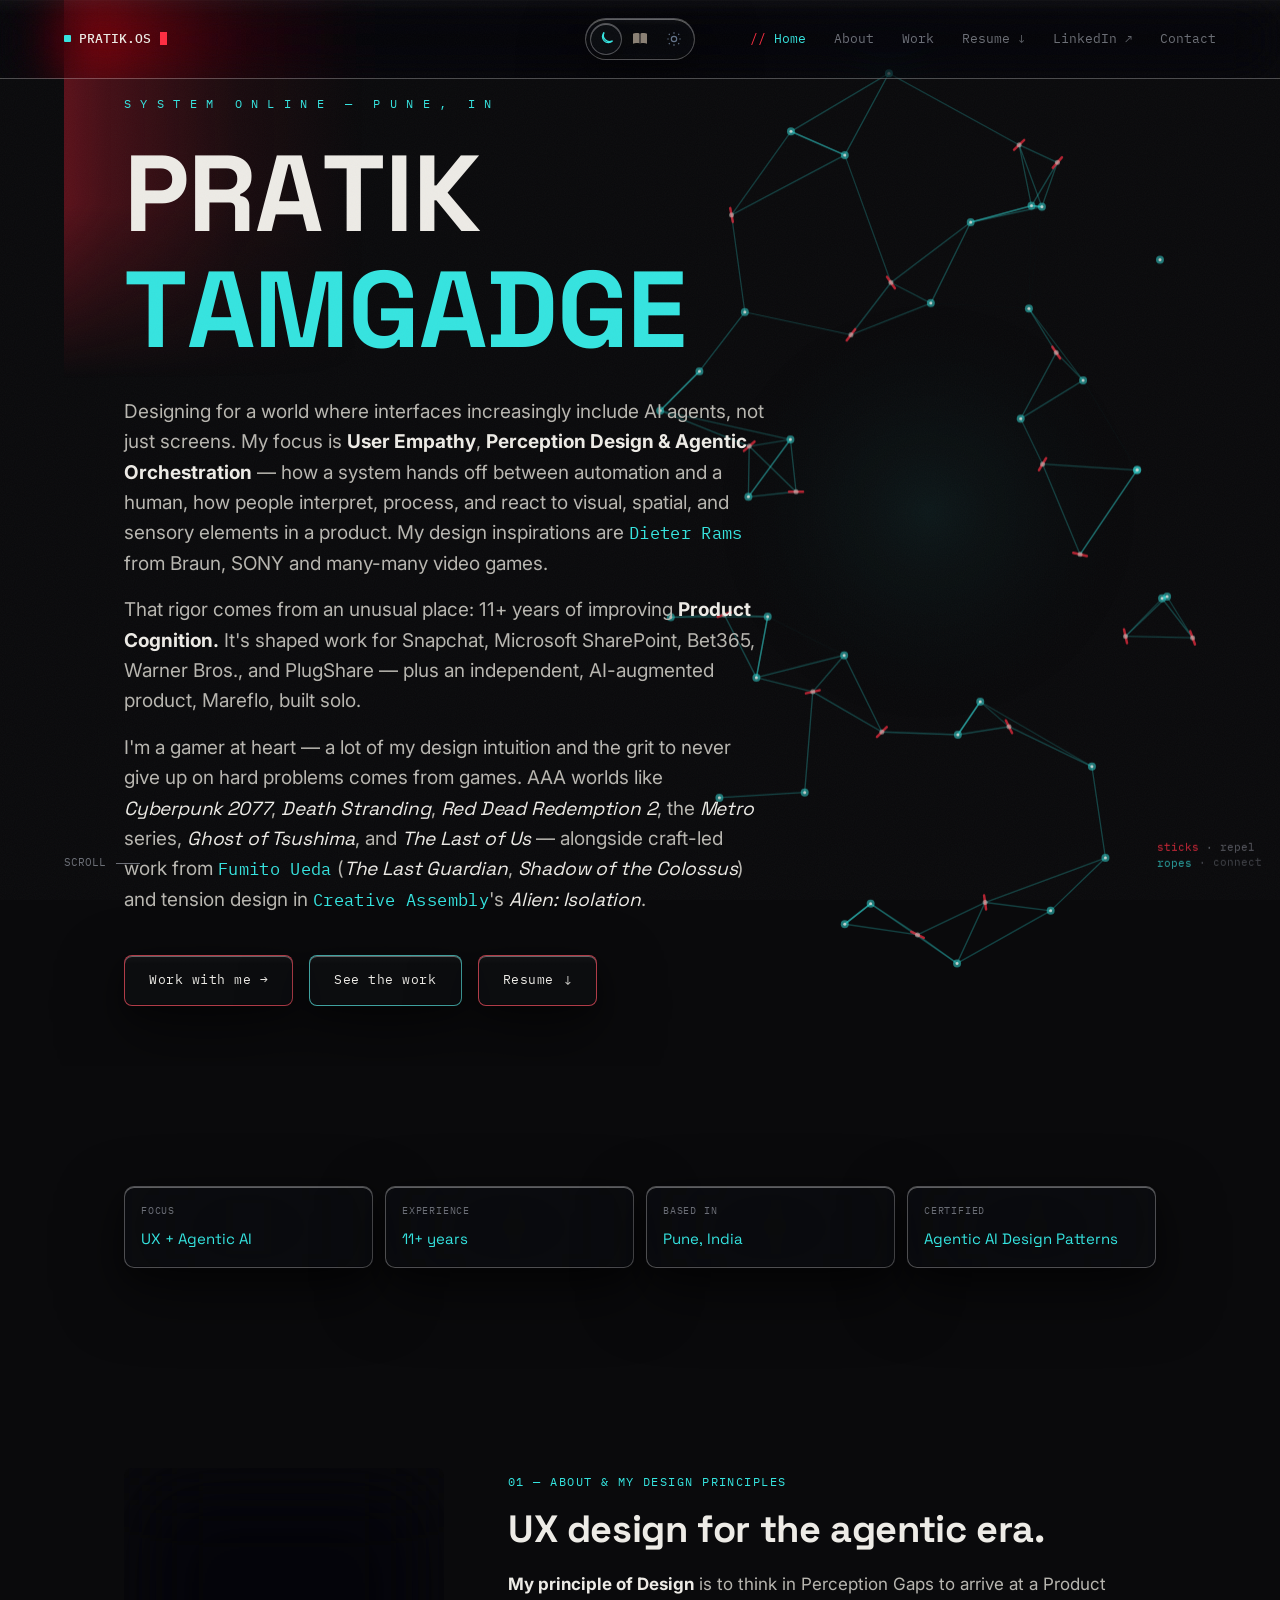
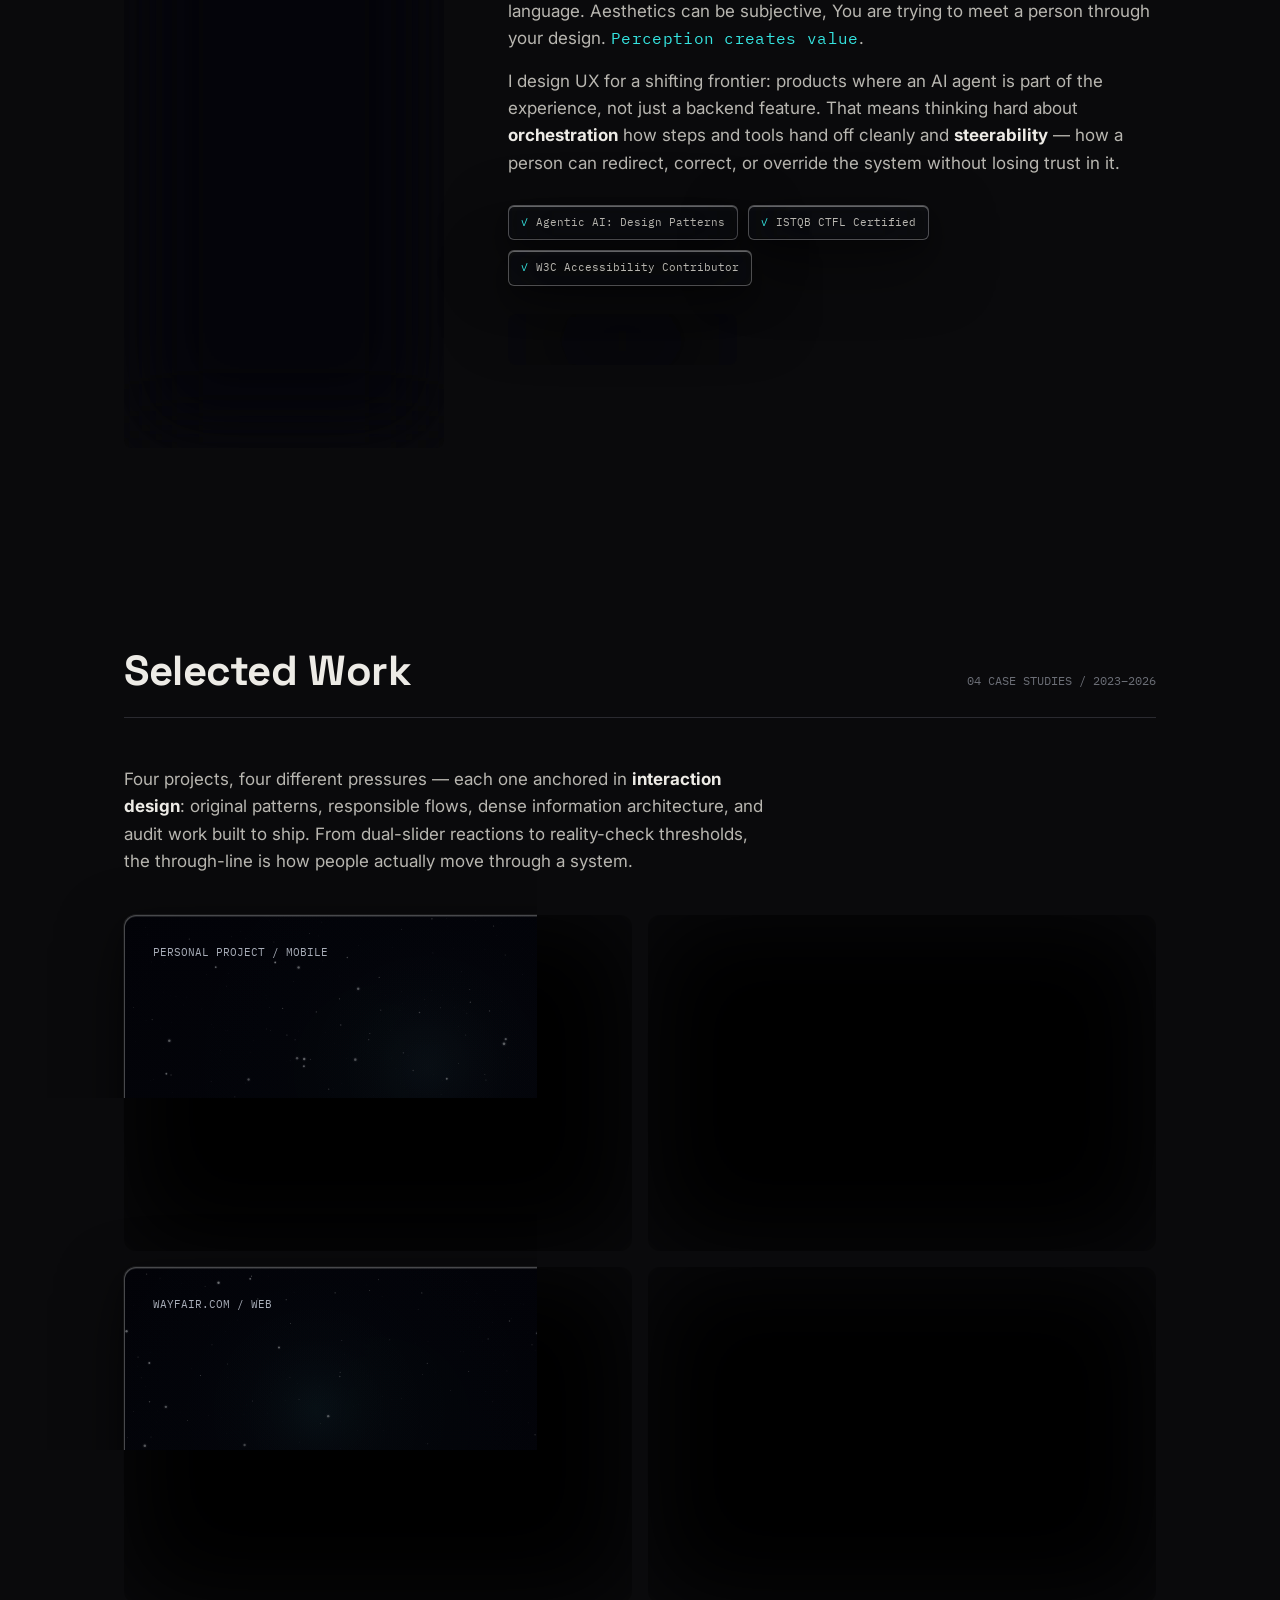
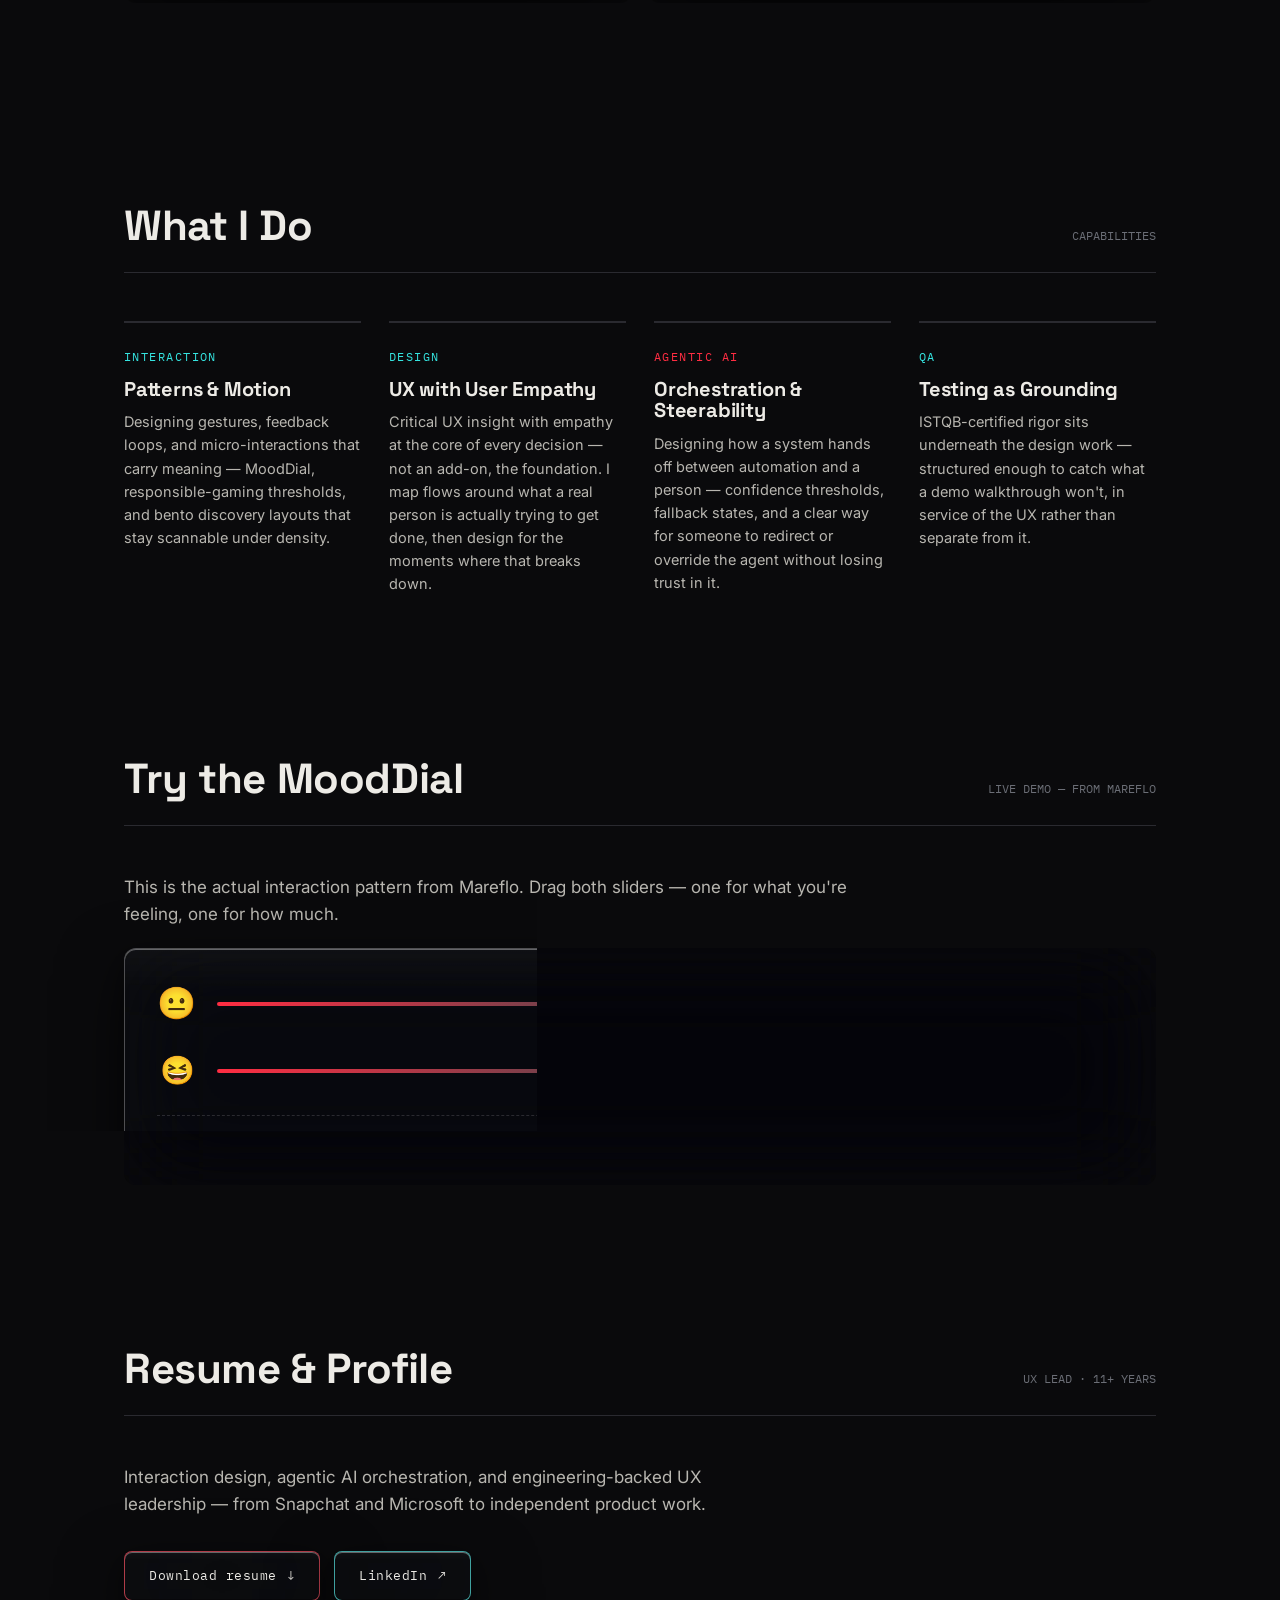
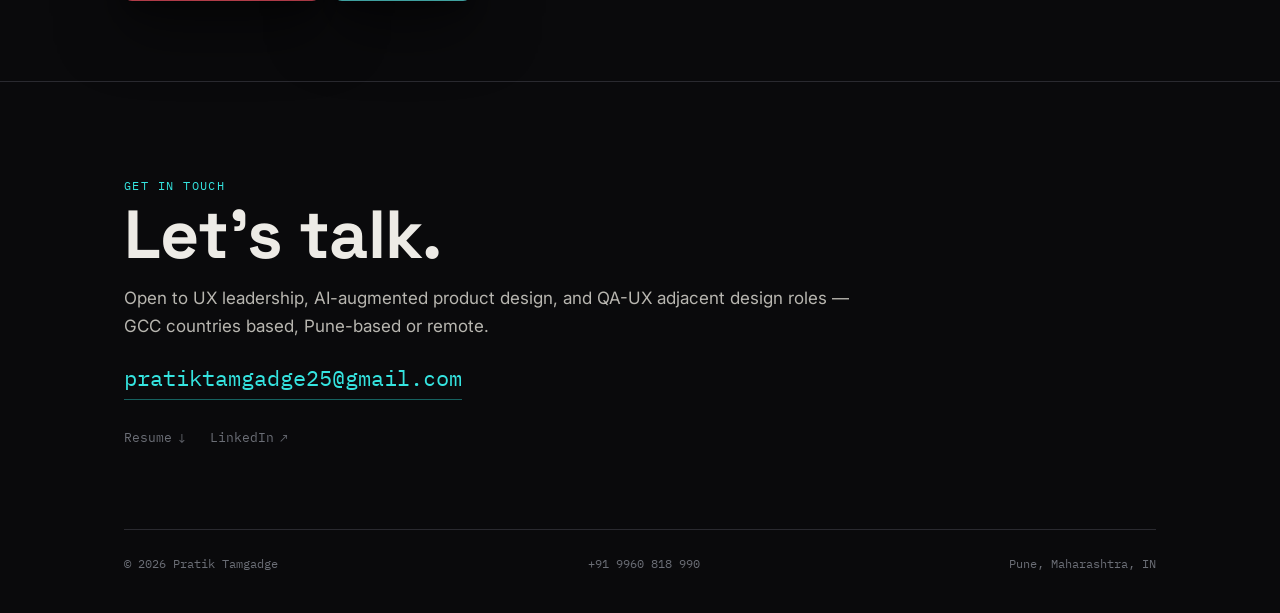
<file: index.html>
<!DOCTYPE html>
<html lang="en">
<head>
<meta charset="UTF-8">
<meta name="viewport" content="width=device-width, initial-scale=1.0">
<link rel="icon" href="assets/favicon.png" type="image/png">
<link rel="apple-touch-icon" href="assets/favicon.png">
<title>Pratik Tamgadge — Perception Designer, Agentic AI Orchestration &amp; Steerability</title>
<meta name="description" content="Pratik Tamgadge is a UX Lead designing orchestration and steerability for agentic AI products, grounded in 11+ years of engineering rigor.">
<script src="assets/theme-init.js"></script>
<link rel="stylesheet" href="assets/styles.css?v=glass24">
</head>
<body>

<div class="topbar">
  <div class="topbar__brand">
    <span class="brand-mark"></span>PRATIK.OS<span class="brand-cursor"></span>
  </div>
  <nav class="topbar__nav">
    <a href="index.html" class="active">Home</a>
    <a href="about.html">About</a>
    <a href="index.html#work">Work</a>
    <a href="assets/resume/Pratik-Tamgadge-UX.pdf" class="nav-link--download" download>Resume <span class="nav-arrow" aria-hidden="true">↓</span></a>
    <a href="https://www.linkedin.com/in/pratik-tamgadge-26842980" class="nav-link--external" target="_blank" rel="noopener noreferrer">LinkedIn <span class="nav-arrow" aria-hidden="true">↗</span></a>
    <a href="contact.html">Contact</a>
  </nav>
  <button class="menu-toggle" aria-label="Toggle menu">☰</button>
</div>

<header class="hero">
  <div class="hero__visual-layer">
    <div class="hero__accent-glow" aria-hidden="true"></div>
  </div>

  <div class="container hero__inner">
  <div class="eyebrow hero__eyebrow matrix-boot" data-matrix-boot>System online — Pune, IN</div>

  <h1>
    <span data-gentle-reveal>PRATIK</span>
    <span class="accent" data-gentle-reveal>TAMGADGE</span>
  </h1>

  <p class="hero__thesis">
    Designing for a world where interfaces increasingly include AI agents, not just screens.
    My focus is <strong style="color:var(--bone)">User Empathy</strong>, 
    <strong style="color:var(--bone)"> Perception Design & Agentic Orchestration</strong> — how a system hands off between automation
    and a human, how people interpret, process, and react to visual, spatial, and sensory elements in a product.
    My design inspirations are <span class="creator-ref">Dieter Rams</span> from Braun, SONY and many-many video games.
  </p>
  <p class="hero__thesis" style="margin-top: 16px; animation-delay: 0.48s;">
    That rigor comes from an unusual place: 11+ years of improving <strong style="color:var(--bone)">Product Cognition.</strong>
    It's shaped work for Snapchat, Microsoft SharePoint, Bet365, Warner Bros., and PlugShare — plus an independent,
    AI-augmented product, Mareflo, built solo.
  </p>
  <p class="hero__thesis gamer-note" style="margin-top: 16px; animation-delay: 0.56s;">
    I'm a gamer at heart — a lot of my design intuition and the grit to never give up on hard problems
    comes from games. AAA worlds like <span class="game-ref">Cyberpunk 2077</span>,
    <span class="game-ref">Death Stranding</span>, <span class="game-ref">Red Dead Redemption 2</span>,
    the <span class="game-ref">Metro</span> series, <span class="game-ref">Ghost of Tsushima</span>, and
    <span class="game-ref">The Last of Us</span> — alongside craft-led work from
    <span class="creator-ref">Fumito Ueda</span> (<span class="game-ref">The Last Guardian</span>,
    <span class="game-ref">Shadow of the Colossus</span>) and tension design in
    <span class="creator-ref">Creative Assembly</span>'s <span class="game-ref">Alien: Isolation</span>.
  </p>

  <div class="hero__cta">
    <a href="mailto:pratiktamgadge25@gmail.com" class="btn">Work with me →</a>
    <a href="#work" class="btn btn--cyan">See the work</a>
    <a href="assets/resume/Pratik-Tamgadge-UX.pdf" class="btn" download>Resume <span class="link-arrow" aria-hidden="true">↓</span></a>
  </div>

  <div class="hero__scroll-cue">SCROLL</div>
  </div>
</header>

<section class="tight">
  <div class="container">
    <div class="bento-facts reveal">
      <div class="bento-tile">
        <div class="k">Focus</div>
        <div class="v">UX + Agentic AI</div>
      </div>
      <div class="bento-tile">
        <div class="k">Experience</div>
        <div class="v">11+ years</div>
      </div>
      <div class="bento-tile">
        <div class="k">Based in</div>
        <div class="v">Pune, India</div>
      </div>
      <div class="bento-tile">
        <div class="k">Certified</div>
        <div class="v">Agentic AI Design Patterns</div>
      </div>
    </div>
  </div>
</section>

<section class="tight">
  <div class="container reveal">
    <div class="two-col">
      <div class="photo-frame">
        <img src="assets/images/profile-photo.jpg" alt="Pratik Tamgadge">
      </div>
      <div>
        <div class="eyebrow">01 — About & My Design Principles</div>
        <h2 style="margin-top:16px; font-size: clamp(26px, 3.6vw, 38px);">UX design for the agentic era.</h2>
        <p class="prose" style="margin-top: 20px;">
          <strong style="color:var(--bone)">My principle of Design</strong> is to think in Perception Gaps to arrive at a Product language.
          Aesthetics can be subjective, You are trying to meet a person through your design. <span class="creator-ref">Perception creates value</span>.
        </p>
        <p class="prose" style="margin-top: 16px;">
         I design UX for a shifting frontier: products where an AI agent is part of the experience, not
          just a backend feature. That means thinking hard about <strong>orchestration</strong> how
          steps and tools hand off cleanly and <strong>steerability</strong> — how a person can redirect,
          correct, or override the system without losing trust in it. 
        </p>
        <div class="credentials">
          <span class="credential-tag">Agentic AI: Design Patterns</span>
          <span class="credential-tag">ISTQB CTFL Certified</span>
          <span class="credential-tag">W3C Accessibility Contributor</span>
        </div>
        <a href="about.html" class="btn" style="margin-top: 28px;">Read the full story →</a>
      </div>
    </div>
  </div>
</section>

<section id="work">
  <div class="container">
    <div class="section-head reveal">
      <h2>Selected Work</h2>
      <span class="meta">04 CASE STUDIES / 2023–2026</span>
    </div>

    <p class="prose reveal" style="max-width: 640px; margin-bottom: 40px;">
      Four projects, four different pressures — each one anchored in <strong>interaction design</strong>:
      original patterns, responsible flows, dense information architecture, and audit work built to ship.
      From dual-slider reactions to reality-check thresholds, the through-line is how people actually
      move through a system.
    </p>

    <div class="case-grid reveal">
      <a class="case-card case-card--cyan" href="work/mareflo.html">
        <div class="case-card__top">
          <span class="case-card__tag">PERSONAL PROJECT / MOBILE</span>
          <span class="case-card__arrow">↗</span>
        </div>
        <div>
          <h3>Mareflo — MoodDial</h3>
          <p>Original interaction pattern — dual emoji sliders replacing binary likes. Solo-designed, prototyped, and shipped end to end.</p>
        </div>
      </a>

      <a class="case-card case-card--red" href="work/igaming.html">
        <div class="case-card__top">
          <span class="case-card__tag">IGAMING / RESPONSIBLE UX</span>
          <span class="case-card__arrow">↗</span>
        </div>
        <div>
          <h3>Responsible Gaming UX</h3>
          <p>William Hill &amp; Paddy Power — European sports-betting UX balancing older-player accessibility with responsible play.</p>
        </div>
      </a>

      <a class="case-card case-card--cyan" href="work/wayfair.html">
        <div class="case-card__top">
          <span class="case-card__tag">WAYFAIR.COM / WEB</span>
          <span class="case-card__arrow">↗</span>
        </div>
        <div>
          <h3>Wayfair UX Revamp</h3>
          <p>A bento-box, information-dense redesign inspired by Chinese e-commerce interfaces.</p>
        </div>
      </a>

      <a class="case-card case-card--red" href="work/paperlite.html">
        <div class="case-card__top">
          <span class="case-card__tag">PAPERLITE.IO / iOS AUDIT</span>
          <span class="case-card__arrow">↗</span>
        </div>
        <div>
          <h3>Paperlite Audit</h3>
          <p>25 usability issues, surfaced and prioritized — built to be acted on, not filed away.</p>
        </div>
      </a>
    </div>
  </div>
</section>

<section class="tight">
  <div class="container">
    <div class="section-head reveal">
      <h2>What I Do</h2>
      <span class="meta">CAPABILITIES</span>
    </div>
    <div class="four-col reveal">
      <div class="service">
        <div class="eyebrow">Interaction</div>
        <h3 style="font-size: 20px;">Patterns &amp; Motion</h3>
        <p>Designing gestures, feedback loops, and micro-interactions that carry meaning — MoodDial,
        responsible-gaming thresholds, and bento discovery layouts that stay scannable under density.</p>
      </div>
      <div class="service">
        <div class="eyebrow">Design</div>
        <h3 style="font-size: 20px;">UX with User Empathy</h3>
        <p>Critical UX insight with empathy at the core of every decision — not an add-on, the foundation.
        I map flows around what a real person is actually trying to get done, then design for the moments
        where that breaks down.</p>
      </div>
      <div class="service">
        <div class="eyebrow red">Agentic AI</div>
        <h3 style="font-size: 20px;">Orchestration &amp; Steerability</h3>
        <p>Designing how a system hands off between automation and a person — confidence thresholds,
        fallback states, and a clear way for someone to redirect or override the agent without losing
        trust in it.</p>
      </div>
      <div class="service">
        <div class="eyebrow">QA</div>
        <h3 style="font-size: 20px;">Testing as Grounding</h3>
        <p>ISTQB-certified rigor sits underneath the design work — structured enough to catch what a demo
        walkthrough won't, in service of the UX rather than separate from it.</p>
      </div>
    </div>
  </div>
</section>

<section class="tight">
  <div class="container reveal">
    <div class="section-head">
      <h2>Try the MoodDial</h2>
      <span class="meta">LIVE DEMO — FROM MAREFLO</span>
    </div>
    <p class="prose" style="margin-bottom: 8px;">
      This is the actual interaction pattern from Mareflo. Drag both sliders — one for what you're
      feeling, one for how much.
    </p>
    <div class="mooddial" data-mooddial>
      <div class="mooddial__row">
        <span class="mooddial__emoji" data-mood-emoji>😐</span>
        <input type="range" min="0" max="4" value="2" step="1" data-mood-slider aria-label="Mood">
      </div>
      <div class="mooddial__row">
        <span class="mooddial__emoji" data-intensity-emoji>😆</span>
        <input type="range" min="0" max="4" value="2" step="1" data-intensity-slider aria-label="Intensity">
      </div>
      <div class="mooddial__readout" data-readout></div>
    </div>
  </div>
</section>

<section id="resume" class="tight">
  <div class="container">
    <div class="section-head reveal">
      <h2>Resume &amp; Profile</h2>
      <span class="meta">UX LEAD · 11+ YEARS</span>
    </div>
    <p class="prose reveal" style="max-width: 640px; margin-bottom: 32px;">
      Interaction design, agentic AI orchestration, and engineering-backed UX leadership —
      from Snapchat and Microsoft to independent product work.
    </p>
    <div class="link-actions reveal">
      <a href="assets/resume/Pratik-Tamgadge-UX.pdf" class="btn" download>Download resume <span class="link-arrow" aria-hidden="true">↓</span></a>
      <a href="https://www.linkedin.com/in/pratik-tamgadge-26842980" class="btn btn--cyan" target="_blank" rel="noopener noreferrer">LinkedIn <span class="link-arrow" aria-hidden="true">↗</span></a>
    </div>
  </div>
</section>

<footer>
  <div class="container">
    <div class="footer__cta reveal">
      <div class="eyebrow">Get in touch</div>
      <h2>Let's talk.</h2>
      <p class="prose" style="margin-top:14px;">
        Open to UX leadership, AI-augmented product design, and QA-UX adjacent design roles — GCC countries based, Pune-based or remote.
      </p>
      <a href="mailto:pratiktamgadge25@gmail.com" class="email-link">pratiktamgadge25@gmail.com</a>
      <div class="footer__links">
        <a href="assets/resume/Pratik-Tamgadge-UX.pdf" download>Resume <span class="link-arrow" aria-hidden="true">↓</span></a>
        <a href="https://www.linkedin.com/in/pratik-tamgadge-26842980" target="_blank" rel="noopener noreferrer">LinkedIn <span class="link-arrow" aria-hidden="true">↗</span></a>
      </div>
    </div>
    <div class="footer__meta">
      <span>© 2026 Pratik Tamgadge</span>
      <span>+91 9960 818 990</span>
      <span>Pune, Maharashtra, IN</span>
    </div>
  </div>
</footer>

<script src="assets/script.js?v=track16"></script>
<script src="assets/case-grid-ship.js?v=12"></script>
<script src="assets/hero-sticks-ropes.js?v=16"></script>
</body>
</html>
</file>
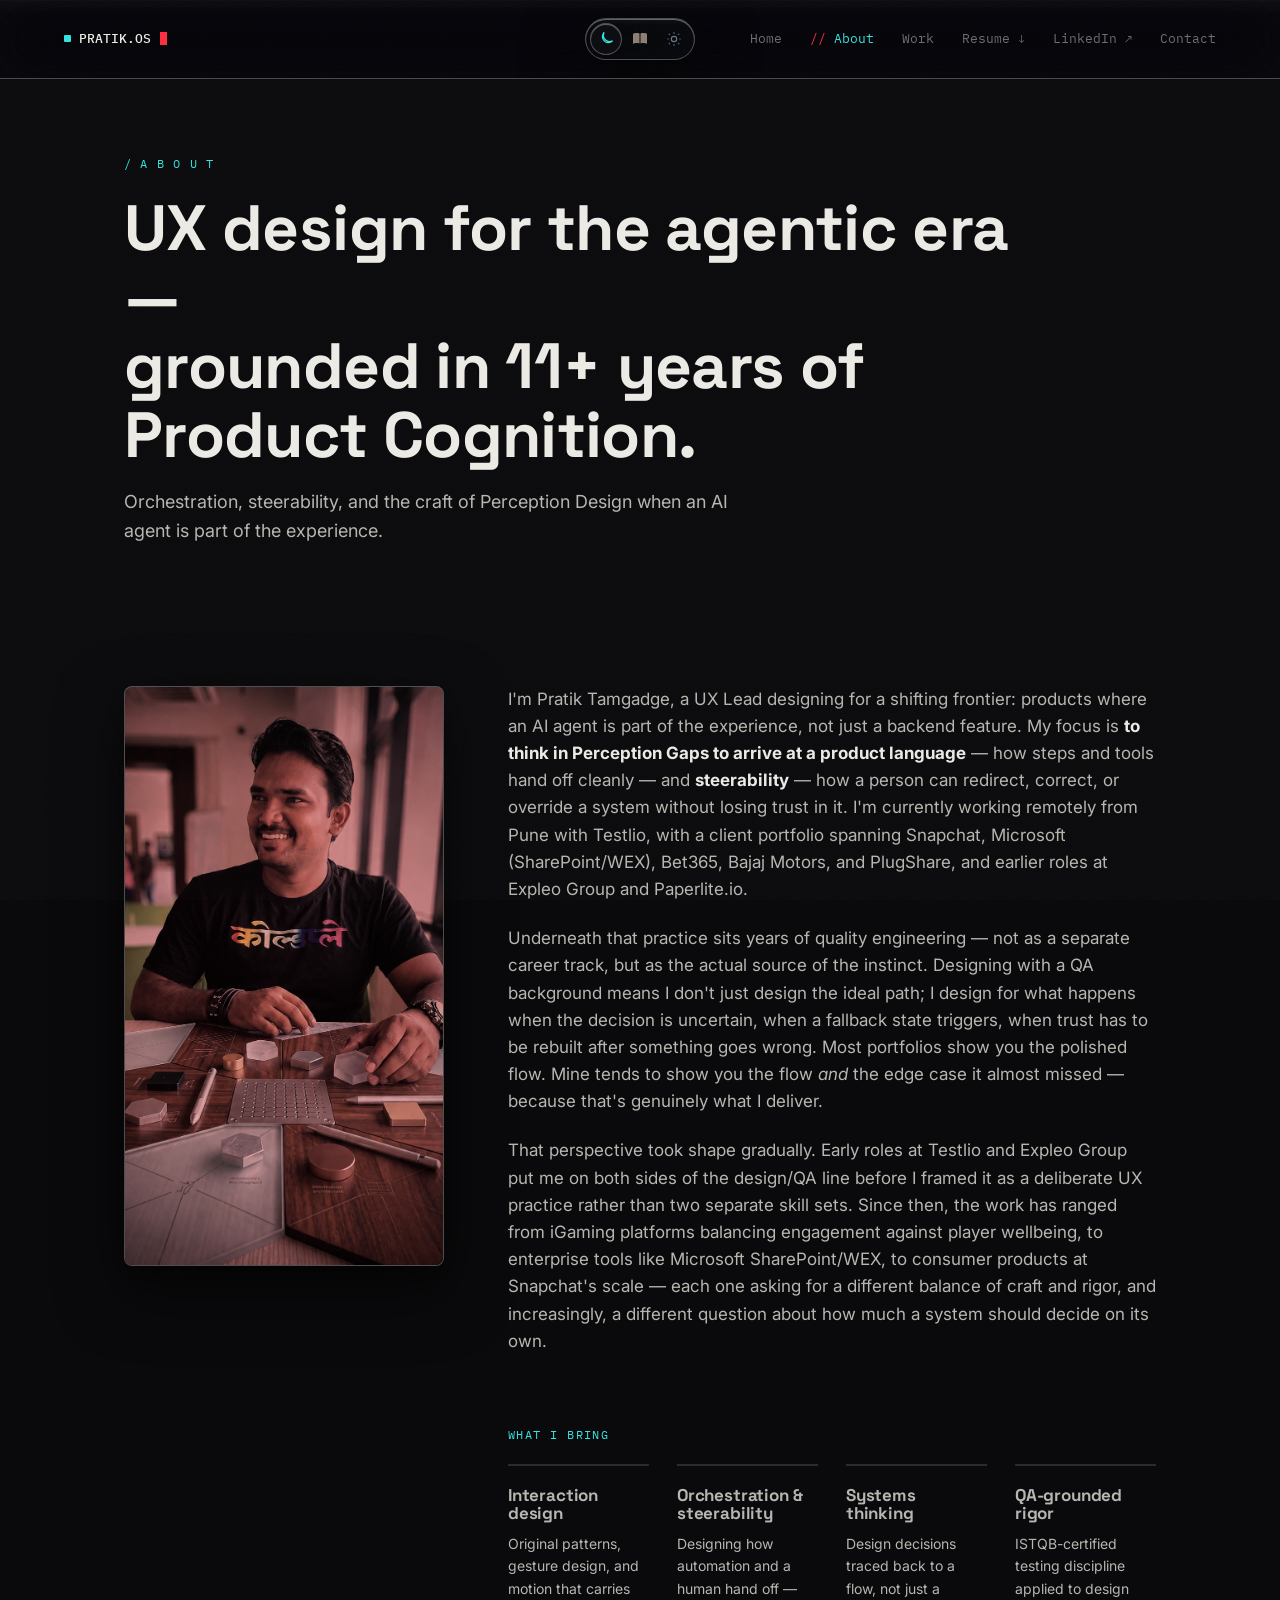
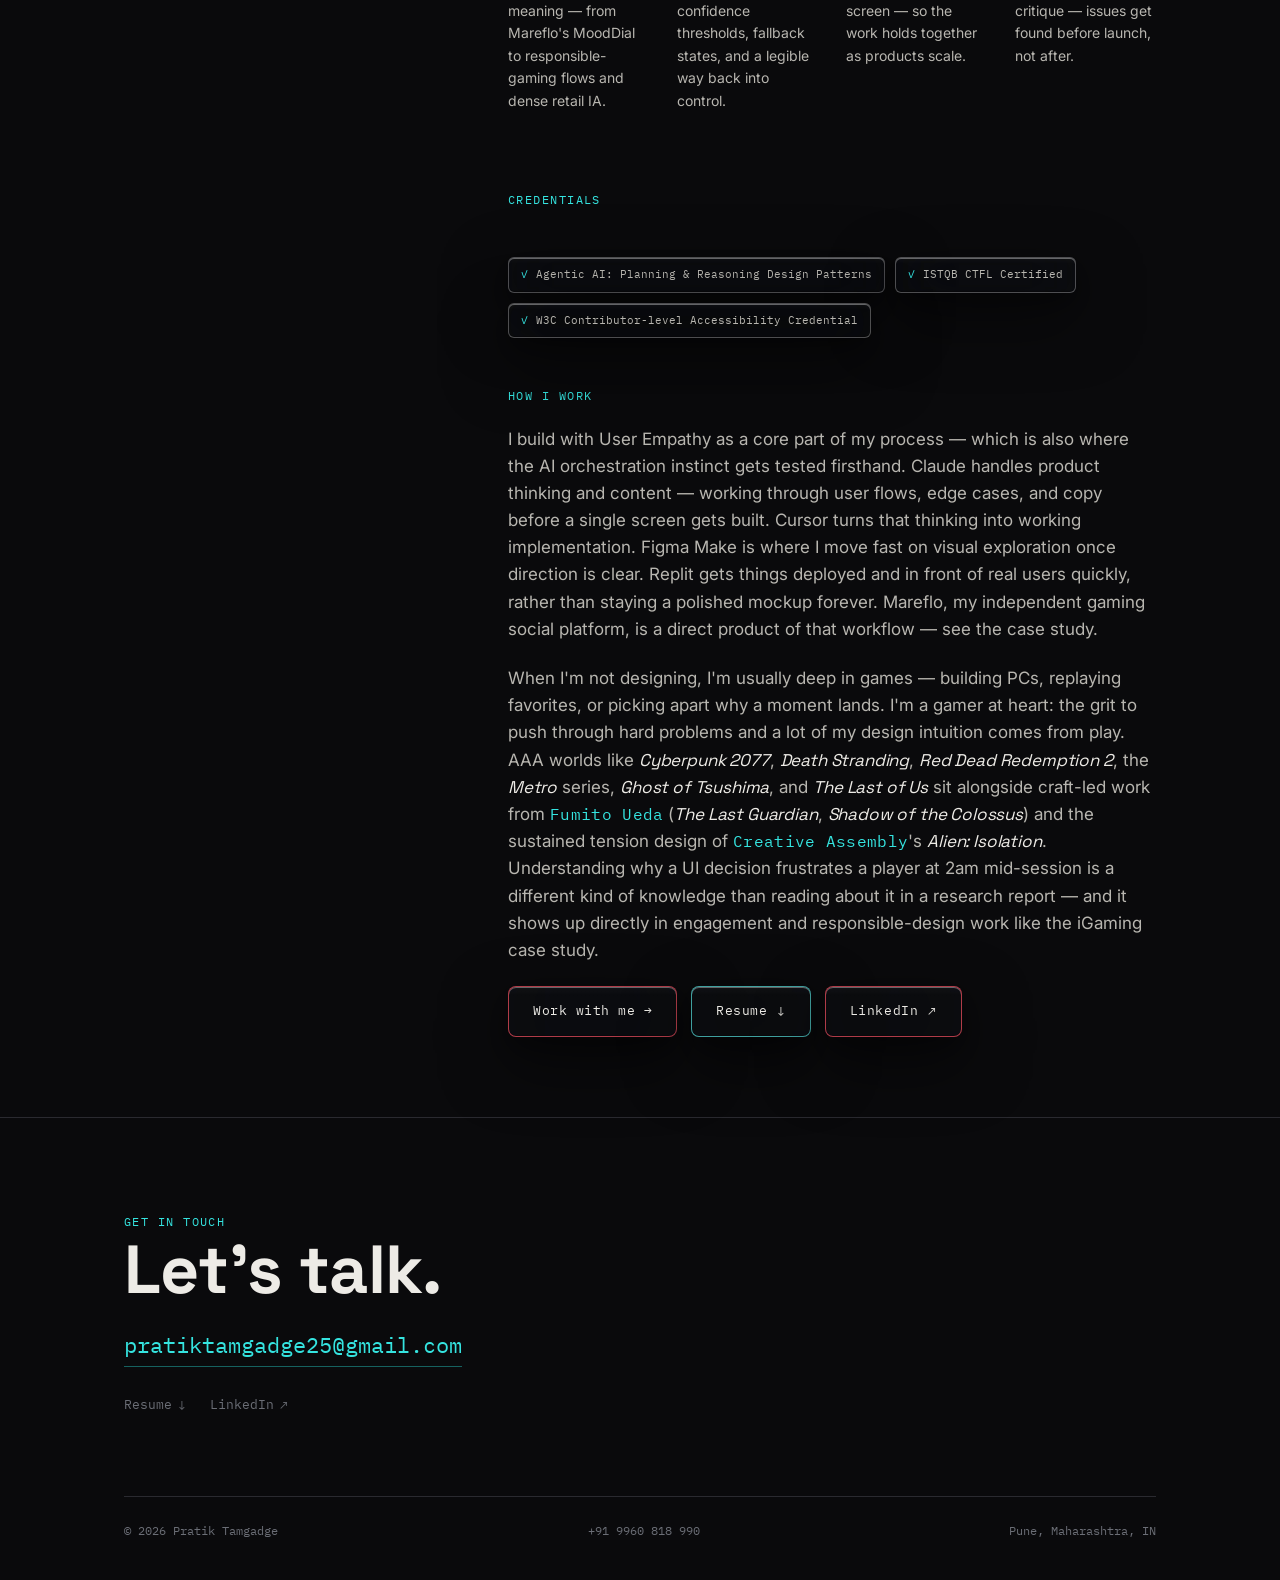
<file: about.html>
<!DOCTYPE html>
<html lang="en">
<head>
<meta charset="UTF-8">
<meta name="viewport" content="width=device-width, initial-scale=1.0">
<link rel="icon" href="assets/favicon.png" type="image/png">
<link rel="apple-touch-icon" href="assets/favicon.png">
<title>About — Pratik Tamgadge</title>
<meta name="description" content="UX Lead designing at the intersection of usability and agentic AI Orchestration & Steerability">
<script src="assets/theme-init.js"></script>
<link rel="stylesheet" href="assets/styles.css?v=glass24">
</head>
<body>

<div class="topbar">
  <div class="topbar__brand">
    <span class="brand-mark"></span>PRATIK.OS<span class="brand-cursor"></span>
  </div>
  <nav class="topbar__nav">
    <a href="index.html">Home</a>
    <a href="about.html" class="active">About</a>
    <a href="index.html#work">Work</a>
    <a href="assets/resume/Pratik-Tamgadge-UX.pdf" class="nav-link--download" download>Resume <span class="nav-arrow" aria-hidden="true">↓</span></a>
    <a href="https://www.linkedin.com/in/pratik-tamgadge-26842980" class="nav-link--external" target="_blank" rel="noopener noreferrer">LinkedIn <span class="nav-arrow" aria-hidden="true">↗</span></a>
    <a href="contact.html">Contact</a>
  </nav>
  <button class="menu-toggle" aria-label="Toggle menu">☰</button>
</div>

<header class="case-hero container">
  <div class="eyebrow matrix-boot" data-matrix-boot>/about</div>
  <h1>UX design for the agentic era —<br>grounded in 11+ years of Product Cognition.</h1>
  <p class="case-hero__sub">
    Orchestration, steerability, and the craft of Perception Design when an AI agent is part of the experience.
  </p>
</header>

<section class="tight">
  <div class="container reveal">
    <div class="two-col">
      <div class="photo-frame">
        <img src="assets/images/profile-photo.jpg" alt="Pratik Tamgadge">
      </div>
      <div class="prose">
        <p>
          I'm Pratik Tamgadge, a UX Lead designing for a shifting frontier: products where an AI agent is
          part of the experience, not just a backend feature. My focus is <strong>to think in Perception Gaps to arrive at a product language</strong> —
          how steps and tools hand off cleanly — and <strong>steerability</strong> — how a person can
          redirect, correct, or override a system without losing trust in it. I'm currently working
          remotely from Pune with Testlio, with a client portfolio spanning Snapchat, Microsoft
          (SharePoint/WEX), Bet365, Bajaj Motors, and PlugShare, and earlier roles at Expleo Group and
          Paperlite.io.
        </p>
        <p>
          Underneath that practice sits years of quality engineering — not as a separate career track, but
          as the actual source of the instinct. Designing with a QA background means I don't just design
          the ideal path; I design for what happens when the decision is uncertain, when a fallback state
          triggers, when trust has to be rebuilt after something goes wrong. Most portfolios show you the
          polished flow. Mine tends to show you the flow <em>and</em> the edge case it almost missed —
          because that's genuinely what I deliver.
        </p>
        <p>
          That perspective took shape gradually. Early roles at Testlio and Expleo Group put me on
          both sides of the design/QA line before I framed it as a deliberate UX practice rather than two
          separate skill sets. Since then, the work has ranged from iGaming platforms balancing engagement
          against player wellbeing, to enterprise tools like Microsoft SharePoint/WEX, to consumer products
          at Snapchat's scale — each one asking for a different balance of craft and rigor, and
          increasingly, a different question about how much a system should decide on its own.
        </p>

        <div class="eyebrow" style="margin-top: 48px; margin-bottom: 20px;">What I bring</div>
        <div class="four-col" style="margin-bottom: 8px;">
          <div class="service">
            <h3 style="font-size: 17px;">Interaction design</h3>
            <p style="font-size: 14px;">Original patterns, gesture design, and motion that carries meaning —
            from Mareflo's MoodDial to responsible-gaming flows and dense retail IA.</p>
          </div>
          <div class="service">
            <h3 style="font-size: 17px;">Orchestration &amp; steerability</h3>
            <p style="font-size: 14px;">Designing how automation and a human hand off — confidence
            thresholds, fallback states, and a legible way back into control.</p>
          </div>
          <div class="service">
            <h3 style="font-size: 17px;">Systems thinking</h3>
            <p style="font-size: 14px;">Design decisions traced back to a flow, not just a screen —
            so the work holds together as products scale.</p>
          </div>
          <div class="service">
            <h3 style="font-size: 17px;">QA-grounded rigor</h3>
            <p style="font-size: 14px;">ISTQB-certified testing discipline applied to design critique —
            issues get found before launch, not after.</p>
          </div>
        </div>

        <div class="eyebrow" style="margin-top: 48px; margin-bottom: 20px;">Credentials</div>
        <div class="credentials">
          <span class="credential-tag">Agentic AI: Planning &amp; Reasoning Design Patterns</span>
          <span class="credential-tag">ISTQB CTFL Certified</span>
          <span class="credential-tag">W3C Contributor-level Accessibility Credential</span>
        </div>

        <div class="eyebrow" style="margin-top: 48px; margin-bottom: 20px;">How I work</div>
        <p>
          I build with User Empathy as a core part of my process — which is also where the AI orchestration instinct
          gets tested firsthand. Claude handles product thinking and content — working through user flows,
          edge cases, and copy before a single screen gets built. Cursor turns that thinking into working
          implementation. Figma Make is where I move fast on visual exploration once direction is clear.
          Replit gets things deployed and in front of real users quickly, rather than staying a polished
          mockup forever. Mareflo, my independent gaming social platform, is a direct product of that
          workflow — see the case study.
        </p>
        <p>
          When I'm not designing, I'm usually deep in games — building PCs, replaying favorites, or
          picking apart why a moment lands. I'm a gamer at heart: the grit to push through hard problems
          and a lot of my design intuition comes from play. AAA worlds like
          <span class="game-ref">Cyberpunk 2077</span>, <span class="game-ref">Death Stranding</span>,
          <span class="game-ref">Red Dead Redemption 2</span>, the <span class="game-ref">Metro</span> series,
          <span class="game-ref">Ghost of Tsushima</span>, and <span class="game-ref">The Last of Us</span>
          sit alongside craft-led work from <span class="creator-ref">Fumito Ueda</span>
          (<span class="game-ref">The Last Guardian</span>, <span class="game-ref">Shadow of the Colossus</span>)
          and the sustained tension design of <span class="creator-ref">Creative Assembly</span>'s
          <span class="game-ref">Alien: Isolation</span>. Understanding why a UI decision frustrates a player
          at 2am mid-session is a different kind of knowledge than reading about it in a research report —
          and it shows up directly in engagement and responsible-design work like the iGaming case study.
        </p>

        <div class="link-actions" style="margin-top: 12px;">
          <a href="mailto:pratiktamgadge25@gmail.com" class="btn">Work with me →</a>
          <a href="assets/resume/Pratik-Tamgadge-UX.pdf" class="btn btn--cyan" download>Resume <span class="link-arrow" aria-hidden="true">↓</span></a>
          <a href="https://www.linkedin.com/in/pratik-tamgadge-26842980" class="btn" target="_blank" rel="noopener noreferrer">LinkedIn <span class="link-arrow" aria-hidden="true">↗</span></a>
        </div>
      </div>
    </div>
  </div>
</section>

<footer>
  <div class="container">
    <div class="footer__cta reveal">
      <div class="eyebrow">Get in touch</div>
      <h2>Let's talk.</h2>
      <a href="mailto:pratiktamgadge25@gmail.com" class="email-link">pratiktamgadge25@gmail.com</a>
      <div class="footer__links">
        <a href="assets/resume/Pratik-Tamgadge-UX.pdf" download>Resume <span class="link-arrow" aria-hidden="true">↓</span></a>
        <a href="https://www.linkedin.com/in/pratik-tamgadge-26842980" target="_blank" rel="noopener noreferrer">LinkedIn <span class="link-arrow" aria-hidden="true">↗</span></a>
      </div>
    </div>
    <div class="footer__meta">
      <span>© 2026 Pratik Tamgadge</span>
      <span>+91 9960 818 990</span>
      <span>Pune, Maharashtra, IN</span>
    </div>
  </div>
</footer>

<script src="assets/script.js?v=track15"></script>
</body>
</html>
</file>
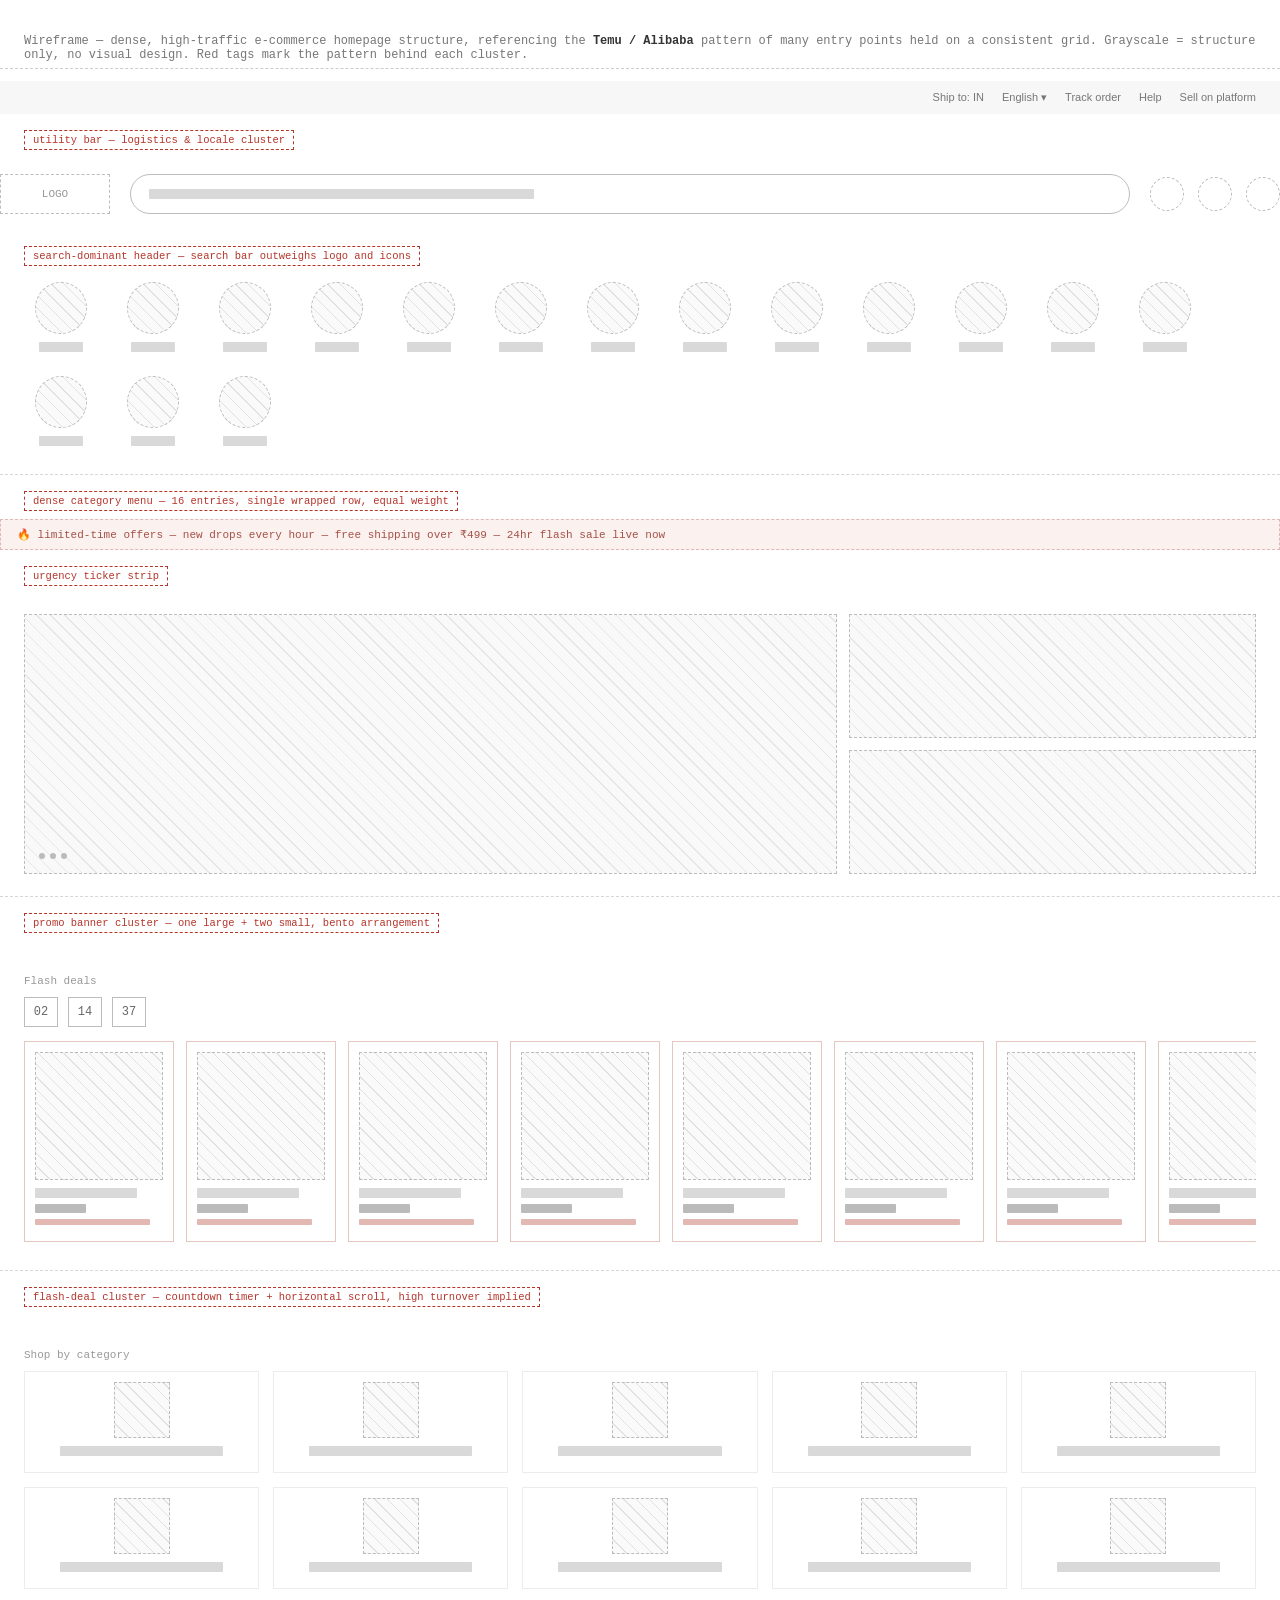
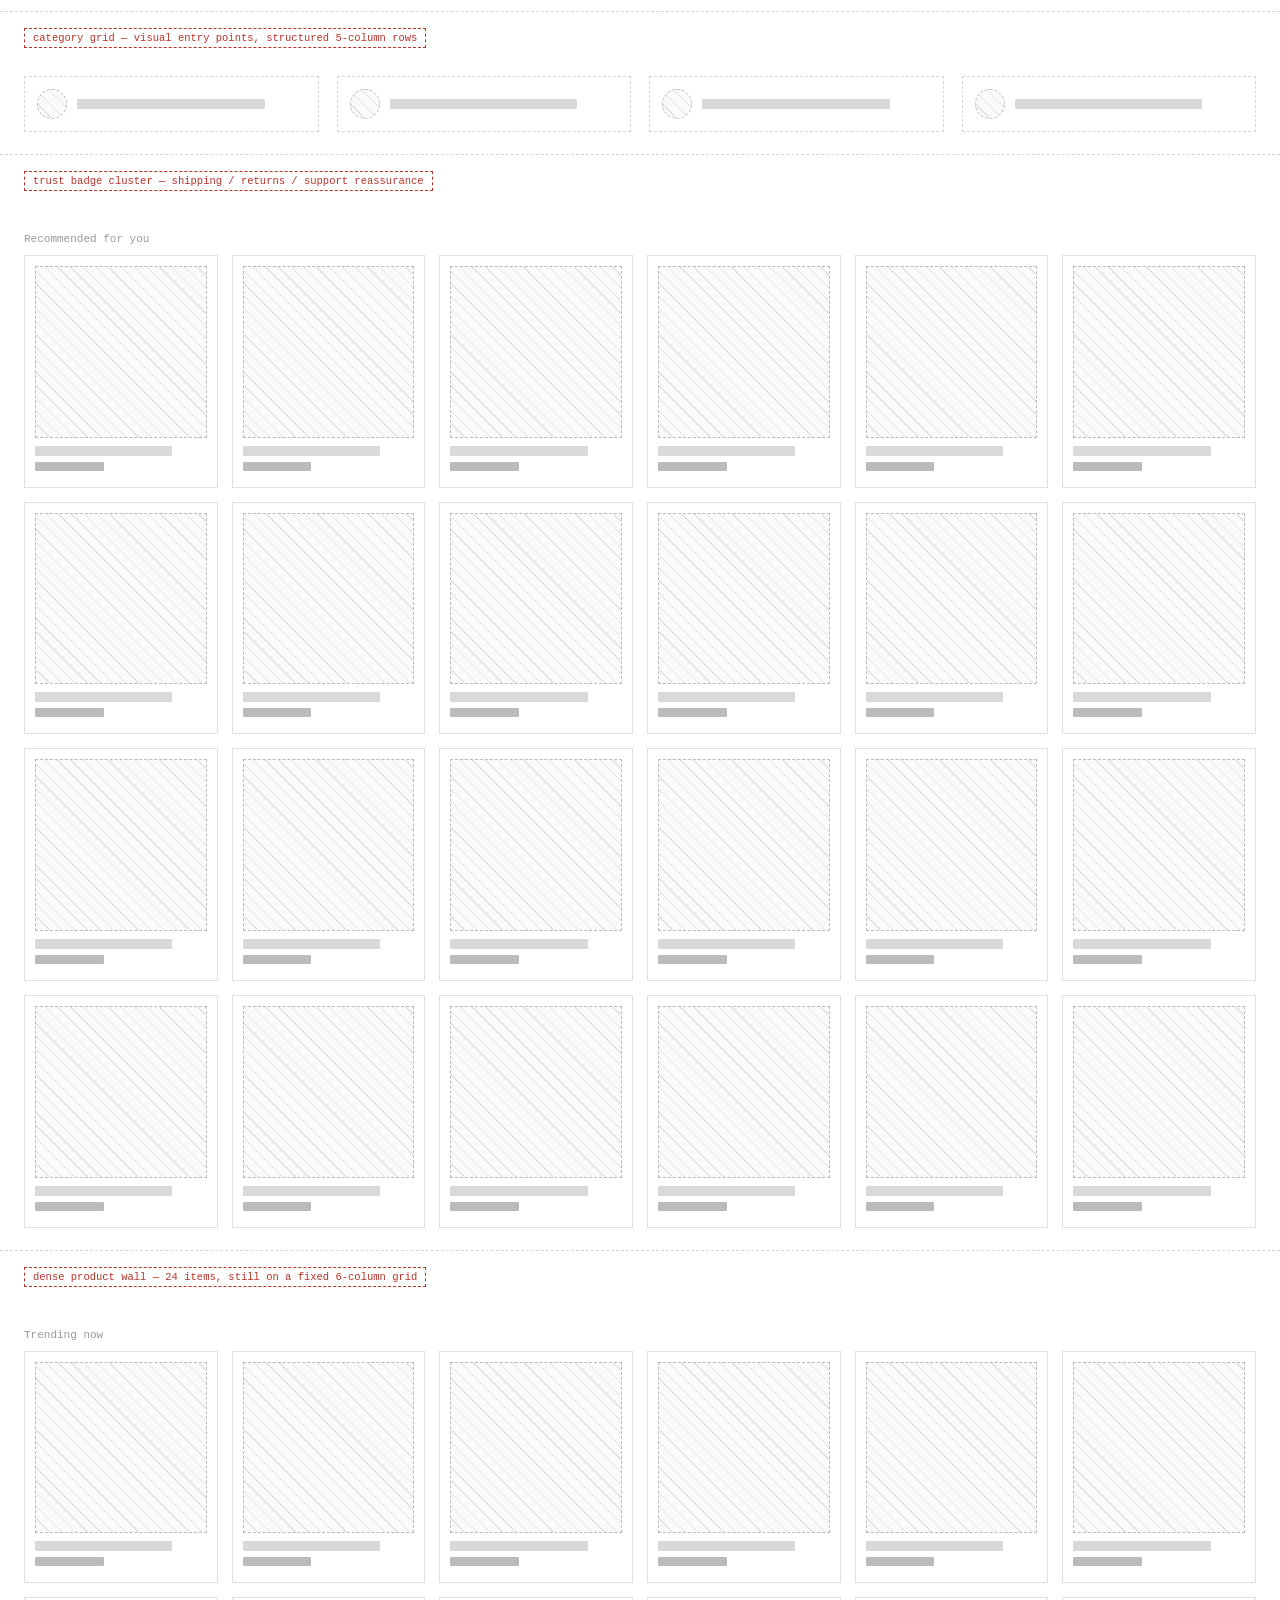
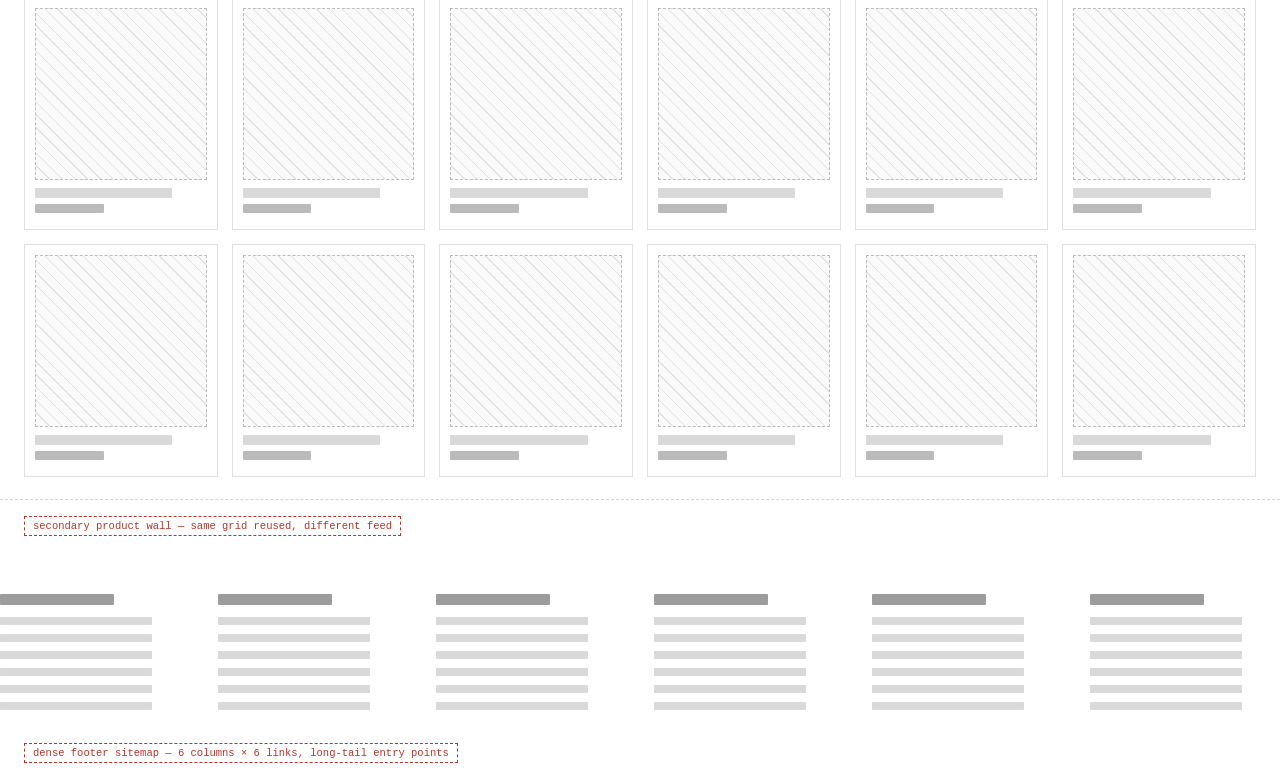
<file: assets/wayfair-wireframe.html>
<!DOCTYPE html>
<html lang="en">
<head>
<meta charset="UTF-8">
<meta name="viewport" content="width=device-width, initial-scale=1.0">
<title>Wireframe — Dense E-commerce Homepage Structure</title>
<style>
  *{ box-sizing:border-box; }
  html,body{ margin:0; padding:0; }
  body{
    background:#ffffff;
    color:#2b2b2b;
    font-family: Arial, Helvetica, sans-serif;
  }
  .wrap{ max-width:1320px; margin:0 auto; }

  .top-caption{
    font-family:'Courier New', monospace;
    font-size:12px;
    color:#777;
    padding:22px 24px 6px;
    border-bottom:1px dashed #ccc;
  }
  .top-caption strong{ color:#333; }

  .tag{
    display:inline-block;
    font-family:'Courier New', monospace;
    font-size:10.5px;
    color:#B5342A;
    border:1px dashed #B5342A;
    padding:3px 8px;
    margin:16px 24px 8px;
    background:#fff;
  }

  section.block{
    padding:0 24px 22px;
    border-bottom:1px dashed #d6d6d6;
  }

  /* generic placeholder primitives */
  .bar{ height:10px; background:#d9d9d9; border-radius:1px; margin:6px 0; }
  .bar.center{ margin-left:auto; margin-right:auto; }
  .bar.w20{ width:20%; } .bar.w30{ width:30%; } .bar.w40{ width:40%; }
  .bar.w50{ width:50%; } .bar.w60{ width:60%; } .bar.w70{ width:70%; }
  .bar.w80{ width:80%; } .bar.w90{ width:90%; }
  .bar.price{ background:#bbb; height:9px; }
  .bar.progress{ background:#e3b7b2; height:6px; }
  .bar.f-head{ background:#9c9c9c; height:11px; margin-bottom:12px; }
  .bar.f-link{ height:8px; margin:9px 0; }

  .ph-img, .ph-square, .ph-circle{
    background:repeating-linear-gradient(45deg,#e2e2e2 0 1px,#fafafa 1px 9px);
    border:1px dashed #bcbcbc;
  }
  .ph-img{ width:100%; aspect-ratio:1/1; margin-bottom:8px; }
  .ph-square{ width:56px; height:56px; margin:0 auto 8px; }
  .ph-circle{ width:52px; height:52px; border-radius:50%; margin:0 auto 8px; }

  /* utility bar */
  .util-bar{ display:flex; justify-content:flex-end; gap:18px; padding:10px 24px; background:#f7f7f7; font-size:11px; color:#777; }

  /* header */
  .header-row{ display:flex; align-items:center; gap:20px; padding:16px 0; }
  .logo-ph{ width:110px; height:40px; border:1px dashed #bcbcbc; display:flex; align-items:center; justify-content:center; font-family:'Courier New', monospace; font-size:11px; color:#999; flex:none; }
  .search-ph{ flex:1; height:40px; border:1px solid #bcbcbc; border-radius:20px; display:flex; align-items:center; padding:0 18px; }
  .search-ph .bar{ width:40%; margin:0; }
  .icon-cluster{ display:flex; gap:14px; flex:none; }
  .icon-ph{ width:34px; height:34px; border:1px dashed #bcbcbc; border-radius:50%; }

  /* category nav */
  .cat-row{ display:flex; flex-wrap:wrap; gap:18px; padding-top:8px; }
  .cat-icon{ width:74px; text-align:center; }

  /* ticker */
  .ticker{ background:#fbf1ef; border:1px dashed #e0b9b4; padding:8px 16px; font-family:'Courier New', monospace; font-size:11px; color:#a45148; }

  /* banner cluster */
  .banner-grid{ display:grid; grid-template-columns:2fr 1fr; grid-template-rows:1fr 1fr; gap:12px; height:260px; }
  .banner-main{ grid-row:1/3; }
  .banner-ph{ background:repeating-linear-gradient(45deg,#e6e6e6 0 1px,#f9f9f9 1px 10px); border:1px dashed #bcbcbc; display:flex; align-items:flex-end; padding:14px; }
  .dots{ display:flex; gap:5px; }
  .dot{ width:6px; height:6px; border-radius:50%; background:#bbb; }

  /* flash deals */
  .timer-row{ display:flex; align-items:center; gap:10px; margin-bottom:14px; }
  .timer-box{ width:34px; height:30px; border:1px solid #bcbcbc; display:flex; align-items:center; justify-content:center; font-family:'Courier New', monospace; font-size:12px; color:#666; }
  .scroll-row{ display:flex; gap:12px; overflow-x:auto; padding-bottom:6px; }
  .scroll-row .p-card{ flex:0 0 150px; }

  .p-card{ border:1px solid #e0e0e0; padding:10px; }
  .p-card.flash{ border-color:#e6c6c1; }

  /* category grid */
  .cat-tile-grid{ display:grid; grid-template-columns:repeat(5, 1fr); gap:14px; }
  .cat-tile{ text-align:center; padding:10px 0; border:1px solid #ececec; }

  /* trust badges */
  .badge-row{ display:flex; gap:18px; flex-wrap:wrap; }
  .badge{ flex:1; min-width:180px; border:1px dashed #d6d6d6; padding:12px; display:flex; align-items:center; gap:10px; }
  .badge .ph-circle{ width:30px; height:30px; margin:0; flex:none; }

  /* product walls */
  .p-grid{ display:grid; grid-template-columns:repeat(6, 1fr); gap:14px; }

  /* footer */
  .footer-cols{ display:flex; gap:28px; flex-wrap:wrap; padding:24px 0 8px; }
  .f-col{ flex:1; min-width:150px; }

  .section-label{ font-family:'Courier New', monospace; font-size:11px; color:#999; margin:14px 0 10px; text-transform:none; }

  @media (max-width:900px){
    .banner-grid{ grid-template-columns:1fr; grid-template-rows:auto; height:auto; }
    .banner-main{ grid-row:auto; height:160px; }
    .banner-grid > .banner-ph:not(.banner-main){ height:90px; }
    .p-grid, .cat-tile-grid{ grid-template-columns:repeat(3, 1fr); }
  }
</style>
</head>
<body>
<div class="wrap">

  <p class="top-caption">Wireframe — dense, high-traffic e-commerce homepage structure, referencing the <strong>Temu / Alibaba</strong> pattern of many entry points held on a consistent grid. Grayscale = structure only, no visual design. Red tags mark the pattern behind each cluster.</p>

  <div class="util-bar">
    <span>Ship to: IN</span><span>English ▾</span><span>Track order</span><span>Help</span><span>Sell on platform</span>
  </div>
  <div class="tag">utility bar — logistics &amp; locale cluster</div>

  <header class="block">
    <div class="header-row">
      <div class="logo-ph">LOGO</div>
      <div class="search-ph"><div class="bar"></div></div>
      <div class="icon-cluster">
        <div class="icon-ph"></div><div class="icon-ph"></div><div class="icon-ph"></div>
      </div>
    </div>
  </header>
  <div class="tag">search-dominant header — search bar outweighs logo and icons</div>

  <section class="block">
    <div class="cat-row">
        <div class="cat-icon">
          <div class="ph-circle"></div>
          <div class="bar w60 center"></div>
        </div>
        <div class="cat-icon">
          <div class="ph-circle"></div>
          <div class="bar w60 center"></div>
        </div>
        <div class="cat-icon">
          <div class="ph-circle"></div>
          <div class="bar w60 center"></div>
        </div>
        <div class="cat-icon">
          <div class="ph-circle"></div>
          <div class="bar w60 center"></div>
        </div>
        <div class="cat-icon">
          <div class="ph-circle"></div>
          <div class="bar w60 center"></div>
        </div>
        <div class="cat-icon">
          <div class="ph-circle"></div>
          <div class="bar w60 center"></div>
        </div>
        <div class="cat-icon">
          <div class="ph-circle"></div>
          <div class="bar w60 center"></div>
        </div>
        <div class="cat-icon">
          <div class="ph-circle"></div>
          <div class="bar w60 center"></div>
        </div>
        <div class="cat-icon">
          <div class="ph-circle"></div>
          <div class="bar w60 center"></div>
        </div>
        <div class="cat-icon">
          <div class="ph-circle"></div>
          <div class="bar w60 center"></div>
        </div>
        <div class="cat-icon">
          <div class="ph-circle"></div>
          <div class="bar w60 center"></div>
        </div>
        <div class="cat-icon">
          <div class="ph-circle"></div>
          <div class="bar w60 center"></div>
        </div>
        <div class="cat-icon">
          <div class="ph-circle"></div>
          <div class="bar w60 center"></div>
        </div>
        <div class="cat-icon">
          <div class="ph-circle"></div>
          <div class="bar w60 center"></div>
        </div>
        <div class="cat-icon">
          <div class="ph-circle"></div>
          <div class="bar w60 center"></div>
        </div>
        <div class="cat-icon">
          <div class="ph-circle"></div>
          <div class="bar w60 center"></div>
        </div>
    </div>
  </section>
  <div class="tag">dense category menu — 16 entries, single wrapped row, equal weight</div>

  <div class="ticker">🔥 limited-time offers — new drops every hour — free shipping over ₹499 — 24hr flash sale live now</div>
  <div class="tag">urgency ticker strip</div>

  <section class="block" style="padding-top:20px;">
    <div class="banner-grid">
      <div class="banner-ph banner-main"><div class="dots"><span class="dot"></span><span class="dot"></span><span class="dot"></span></div></div>
      <div class="banner-ph"></div>
      <div class="banner-ph"></div>
    </div>
  </section>
  <div class="tag">promo banner cluster — one large + two small, bento arrangement</div>

  <section class="block" style="padding-top:20px;">
    <div class="section-label">Flash deals</div>
    <div class="timer-row">
      <div class="timer-box">02</div><div class="timer-box">14</div><div class="timer-box">37</div>
    </div>
    <div class="scroll-row">
        <div class="p-card flash">
          <div class="ph-img"></div>
          <div class="bar w80"></div>
          <div class="bar w40 price"></div>
          <div class="bar w90 progress"></div>
        </div>
        <div class="p-card flash">
          <div class="ph-img"></div>
          <div class="bar w80"></div>
          <div class="bar w40 price"></div>
          <div class="bar w90 progress"></div>
        </div>
        <div class="p-card flash">
          <div class="ph-img"></div>
          <div class="bar w80"></div>
          <div class="bar w40 price"></div>
          <div class="bar w90 progress"></div>
        </div>
        <div class="p-card flash">
          <div class="ph-img"></div>
          <div class="bar w80"></div>
          <div class="bar w40 price"></div>
          <div class="bar w90 progress"></div>
        </div>
        <div class="p-card flash">
          <div class="ph-img"></div>
          <div class="bar w80"></div>
          <div class="bar w40 price"></div>
          <div class="bar w90 progress"></div>
        </div>
        <div class="p-card flash">
          <div class="ph-img"></div>
          <div class="bar w80"></div>
          <div class="bar w40 price"></div>
          <div class="bar w90 progress"></div>
        </div>
        <div class="p-card flash">
          <div class="ph-img"></div>
          <div class="bar w80"></div>
          <div class="bar w40 price"></div>
          <div class="bar w90 progress"></div>
        </div>
        <div class="p-card flash">
          <div class="ph-img"></div>
          <div class="bar w80"></div>
          <div class="bar w40 price"></div>
          <div class="bar w90 progress"></div>
        </div>
    </div>
  </section>
  <div class="tag">flash-deal cluster — countdown timer + horizontal scroll, high turnover implied</div>

  <section class="block" style="padding-top:20px;">
    <div class="section-label">Shop by category</div>
    <div class="cat-tile-grid">
        <div class="cat-tile">
          <div class="ph-square"></div>
          <div class="bar w70 center"></div>
        </div>
        <div class="cat-tile">
          <div class="ph-square"></div>
          <div class="bar w70 center"></div>
        </div>
        <div class="cat-tile">
          <div class="ph-square"></div>
          <div class="bar w70 center"></div>
        </div>
        <div class="cat-tile">
          <div class="ph-square"></div>
          <div class="bar w70 center"></div>
        </div>
        <div class="cat-tile">
          <div class="ph-square"></div>
          <div class="bar w70 center"></div>
        </div>
        <div class="cat-tile">
          <div class="ph-square"></div>
          <div class="bar w70 center"></div>
        </div>
        <div class="cat-tile">
          <div class="ph-square"></div>
          <div class="bar w70 center"></div>
        </div>
        <div class="cat-tile">
          <div class="ph-square"></div>
          <div class="bar w70 center"></div>
        </div>
        <div class="cat-tile">
          <div class="ph-square"></div>
          <div class="bar w70 center"></div>
        </div>
        <div class="cat-tile">
          <div class="ph-square"></div>
          <div class="bar w70 center"></div>
        </div>
    </div>
  </section>
  <div class="tag">category grid — visual entry points, structured 5-column rows</div>

  <section class="block" style="padding-top:20px;">
    <div class="badge-row">
      <div class="badge"><div class="ph-circle"></div><div class="bar w70"></div></div>
      <div class="badge"><div class="ph-circle"></div><div class="bar w70"></div></div>
      <div class="badge"><div class="ph-circle"></div><div class="bar w70"></div></div>
      <div class="badge"><div class="ph-circle"></div><div class="bar w70"></div></div>
    </div>
  </section>
  <div class="tag">trust badge cluster — shipping / returns / support reassurance</div>

  <section class="block" style="padding-top:20px;">
    <div class="section-label">Recommended for you</div>
    <div class="p-grid">
        <div class="p-card">
          <div class="ph-img"></div>
          <div class="bar w80"></div>
          <div class="bar w40 price"></div>
        </div>
        <div class="p-card">
          <div class="ph-img"></div>
          <div class="bar w80"></div>
          <div class="bar w40 price"></div>
        </div>
        <div class="p-card">
          <div class="ph-img"></div>
          <div class="bar w80"></div>
          <div class="bar w40 price"></div>
        </div>
        <div class="p-card">
          <div class="ph-img"></div>
          <div class="bar w80"></div>
          <div class="bar w40 price"></div>
        </div>
        <div class="p-card">
          <div class="ph-img"></div>
          <div class="bar w80"></div>
          <div class="bar w40 price"></div>
        </div>
        <div class="p-card">
          <div class="ph-img"></div>
          <div class="bar w80"></div>
          <div class="bar w40 price"></div>
        </div>
        <div class="p-card">
          <div class="ph-img"></div>
          <div class="bar w80"></div>
          <div class="bar w40 price"></div>
        </div>
        <div class="p-card">
          <div class="ph-img"></div>
          <div class="bar w80"></div>
          <div class="bar w40 price"></div>
        </div>
        <div class="p-card">
          <div class="ph-img"></div>
          <div class="bar w80"></div>
          <div class="bar w40 price"></div>
        </div>
        <div class="p-card">
          <div class="ph-img"></div>
          <div class="bar w80"></div>
          <div class="bar w40 price"></div>
        </div>
        <div class="p-card">
          <div class="ph-img"></div>
          <div class="bar w80"></div>
          <div class="bar w40 price"></div>
        </div>
        <div class="p-card">
          <div class="ph-img"></div>
          <div class="bar w80"></div>
          <div class="bar w40 price"></div>
        </div>
        <div class="p-card">
          <div class="ph-img"></div>
          <div class="bar w80"></div>
          <div class="bar w40 price"></div>
        </div>
        <div class="p-card">
          <div class="ph-img"></div>
          <div class="bar w80"></div>
          <div class="bar w40 price"></div>
        </div>
        <div class="p-card">
          <div class="ph-img"></div>
          <div class="bar w80"></div>
          <div class="bar w40 price"></div>
        </div>
        <div class="p-card">
          <div class="ph-img"></div>
          <div class="bar w80"></div>
          <div class="bar w40 price"></div>
        </div>
        <div class="p-card">
          <div class="ph-img"></div>
          <div class="bar w80"></div>
          <div class="bar w40 price"></div>
        </div>
        <div class="p-card">
          <div class="ph-img"></div>
          <div class="bar w80"></div>
          <div class="bar w40 price"></div>
        </div>
        <div class="p-card">
          <div class="ph-img"></div>
          <div class="bar w80"></div>
          <div class="bar w40 price"></div>
        </div>
        <div class="p-card">
          <div class="ph-img"></div>
          <div class="bar w80"></div>
          <div class="bar w40 price"></div>
        </div>
        <div class="p-card">
          <div class="ph-img"></div>
          <div class="bar w80"></div>
          <div class="bar w40 price"></div>
        </div>
        <div class="p-card">
          <div class="ph-img"></div>
          <div class="bar w80"></div>
          <div class="bar w40 price"></div>
        </div>
        <div class="p-card">
          <div class="ph-img"></div>
          <div class="bar w80"></div>
          <div class="bar w40 price"></div>
        </div>
        <div class="p-card">
          <div class="ph-img"></div>
          <div class="bar w80"></div>
          <div class="bar w40 price"></div>
        </div>
    </div>
  </section>
  <div class="tag">dense product wall — 24 items, still on a fixed 6-column grid</div>

  <section class="block" style="padding-top:20px;">
    <div class="section-label">Trending now</div>
    <div class="p-grid">
        <div class="p-card">
          <div class="ph-img"></div>
          <div class="bar w80"></div>
          <div class="bar w40 price"></div>
        </div>
        <div class="p-card">
          <div class="ph-img"></div>
          <div class="bar w80"></div>
          <div class="bar w40 price"></div>
        </div>
        <div class="p-card">
          <div class="ph-img"></div>
          <div class="bar w80"></div>
          <div class="bar w40 price"></div>
        </div>
        <div class="p-card">
          <div class="ph-img"></div>
          <div class="bar w80"></div>
          <div class="bar w40 price"></div>
        </div>
        <div class="p-card">
          <div class="ph-img"></div>
          <div class="bar w80"></div>
          <div class="bar w40 price"></div>
        </div>
        <div class="p-card">
          <div class="ph-img"></div>
          <div class="bar w80"></div>
          <div class="bar w40 price"></div>
        </div>
        <div class="p-card">
          <div class="ph-img"></div>
          <div class="bar w80"></div>
          <div class="bar w40 price"></div>
        </div>
        <div class="p-card">
          <div class="ph-img"></div>
          <div class="bar w80"></div>
          <div class="bar w40 price"></div>
        </div>
        <div class="p-card">
          <div class="ph-img"></div>
          <div class="bar w80"></div>
          <div class="bar w40 price"></div>
        </div>
        <div class="p-card">
          <div class="ph-img"></div>
          <div class="bar w80"></div>
          <div class="bar w40 price"></div>
        </div>
        <div class="p-card">
          <div class="ph-img"></div>
          <div class="bar w80"></div>
          <div class="bar w40 price"></div>
        </div>
        <div class="p-card">
          <div class="ph-img"></div>
          <div class="bar w80"></div>
          <div class="bar w40 price"></div>
        </div>
        <div class="p-card">
          <div class="ph-img"></div>
          <div class="bar w80"></div>
          <div class="bar w40 price"></div>
        </div>
        <div class="p-card">
          <div class="ph-img"></div>
          <div class="bar w80"></div>
          <div class="bar w40 price"></div>
        </div>
        <div class="p-card">
          <div class="ph-img"></div>
          <div class="bar w80"></div>
          <div class="bar w40 price"></div>
        </div>
        <div class="p-card">
          <div class="ph-img"></div>
          <div class="bar w80"></div>
          <div class="bar w40 price"></div>
        </div>
        <div class="p-card">
          <div class="ph-img"></div>
          <div class="bar w80"></div>
          <div class="bar w40 price"></div>
        </div>
        <div class="p-card">
          <div class="ph-img"></div>
          <div class="bar w80"></div>
          <div class="bar w40 price"></div>
        </div>
    </div>
  </section>
  <div class="tag">secondary product wall — same grid reused, different feed</div>

  <footer class="block" style="padding-top:20px; border-bottom:none;">
    <div class="footer-cols">
      <div class="f-col">
        <div class="bar w60 f-head"></div>
        <div class="bar w80 f-link"></div>
        <div class="bar w80 f-link"></div>
        <div class="bar w80 f-link"></div>
        <div class="bar w80 f-link"></div>
        <div class="bar w80 f-link"></div>
        <div class="bar w80 f-link"></div>
      </div>
      <div class="f-col">
        <div class="bar w60 f-head"></div>
        <div class="bar w80 f-link"></div>
        <div class="bar w80 f-link"></div>
        <div class="bar w80 f-link"></div>
        <div class="bar w80 f-link"></div>
        <div class="bar w80 f-link"></div>
        <div class="bar w80 f-link"></div>
      </div>
      <div class="f-col">
        <div class="bar w60 f-head"></div>
        <div class="bar w80 f-link"></div>
        <div class="bar w80 f-link"></div>
        <div class="bar w80 f-link"></div>
        <div class="bar w80 f-link"></div>
        <div class="bar w80 f-link"></div>
        <div class="bar w80 f-link"></div>
      </div>
      <div class="f-col">
        <div class="bar w60 f-head"></div>
        <div class="bar w80 f-link"></div>
        <div class="bar w80 f-link"></div>
        <div class="bar w80 f-link"></div>
        <div class="bar w80 f-link"></div>
        <div class="bar w80 f-link"></div>
        <div class="bar w80 f-link"></div>
      </div>
      <div class="f-col">
        <div class="bar w60 f-head"></div>
        <div class="bar w80 f-link"></div>
        <div class="bar w80 f-link"></div>
        <div class="bar w80 f-link"></div>
        <div class="bar w80 f-link"></div>
        <div class="bar w80 f-link"></div>
        <div class="bar w80 f-link"></div>
      </div>
      <div class="f-col">
        <div class="bar w60 f-head"></div>
        <div class="bar w80 f-link"></div>
        <div class="bar w80 f-link"></div>
        <div class="bar w80 f-link"></div>
        <div class="bar w80 f-link"></div>
        <div class="bar w80 f-link"></div>
        <div class="bar w80 f-link"></div>
      </div>
    </div>
  </footer>
  <div class="tag">dense footer sitemap — 6 columns × 6 links, long-tail entry points</div>

</div>
</body>
</html>
</file>
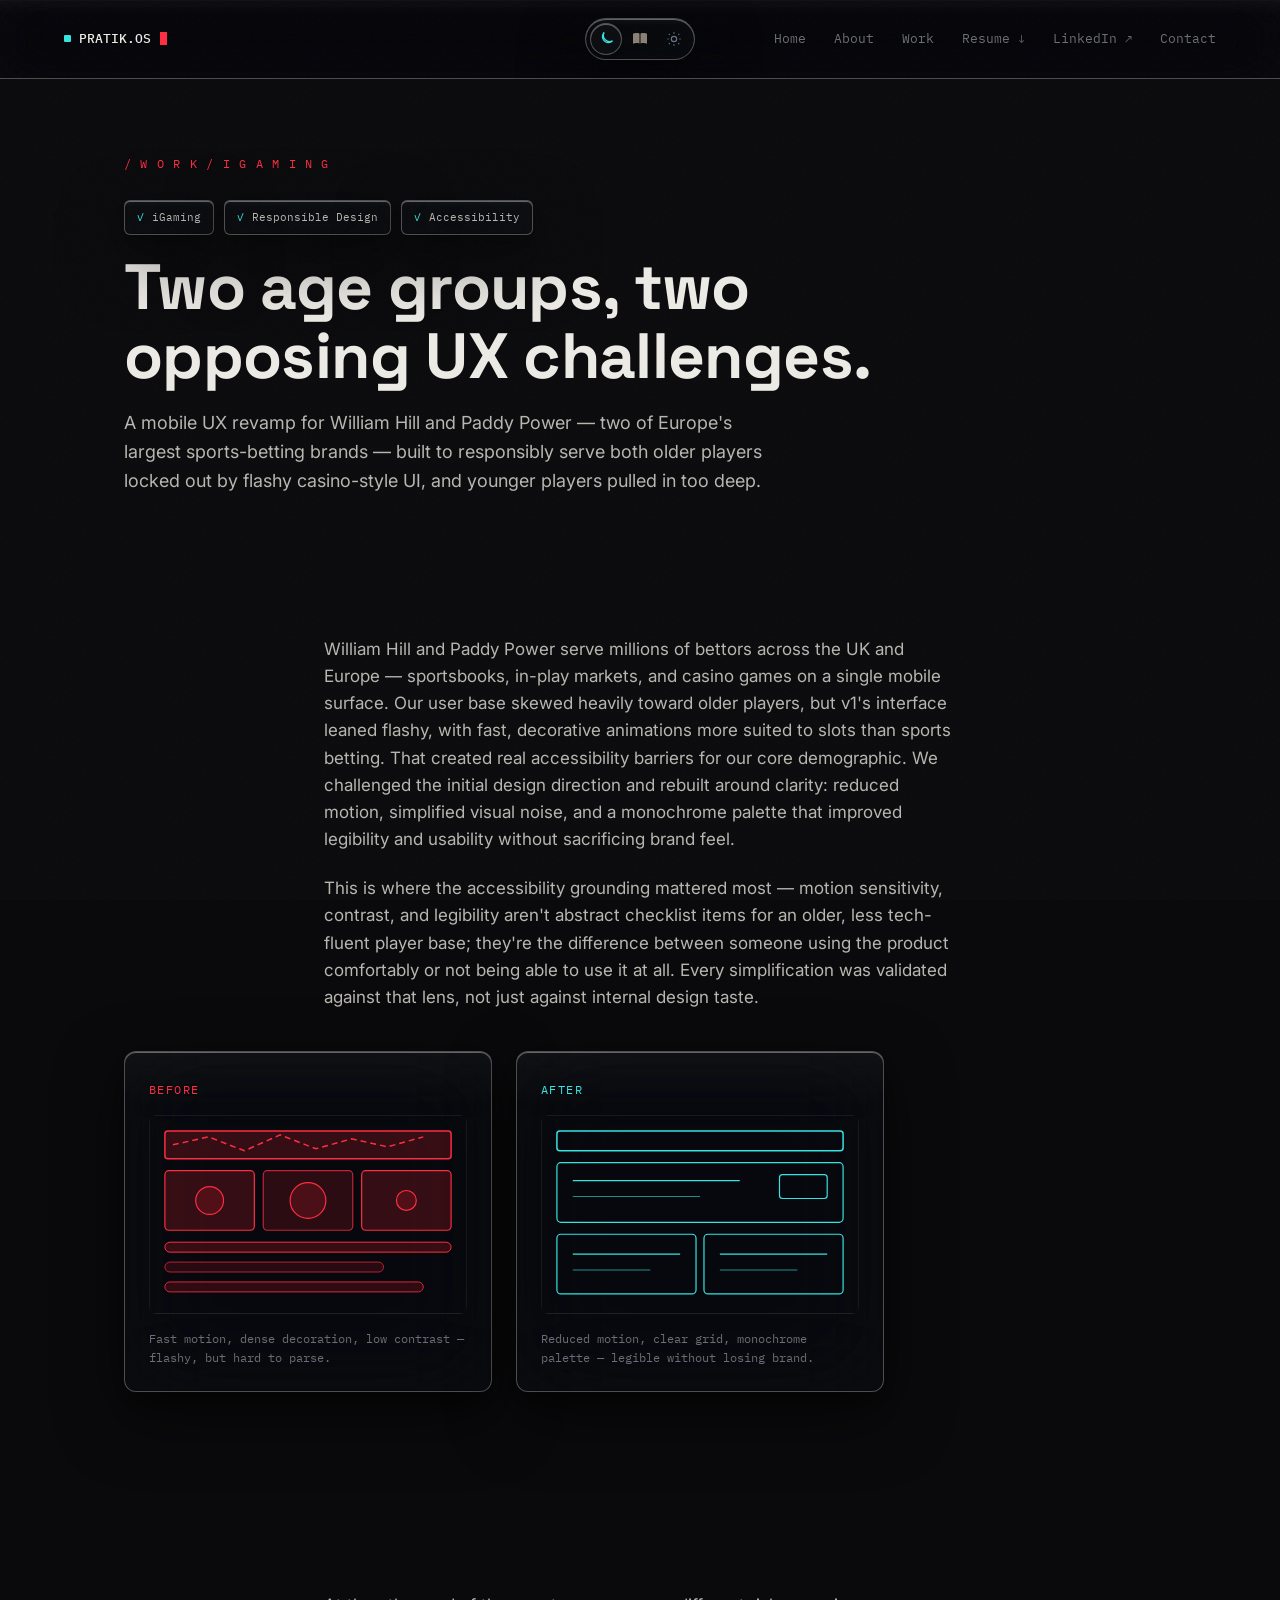
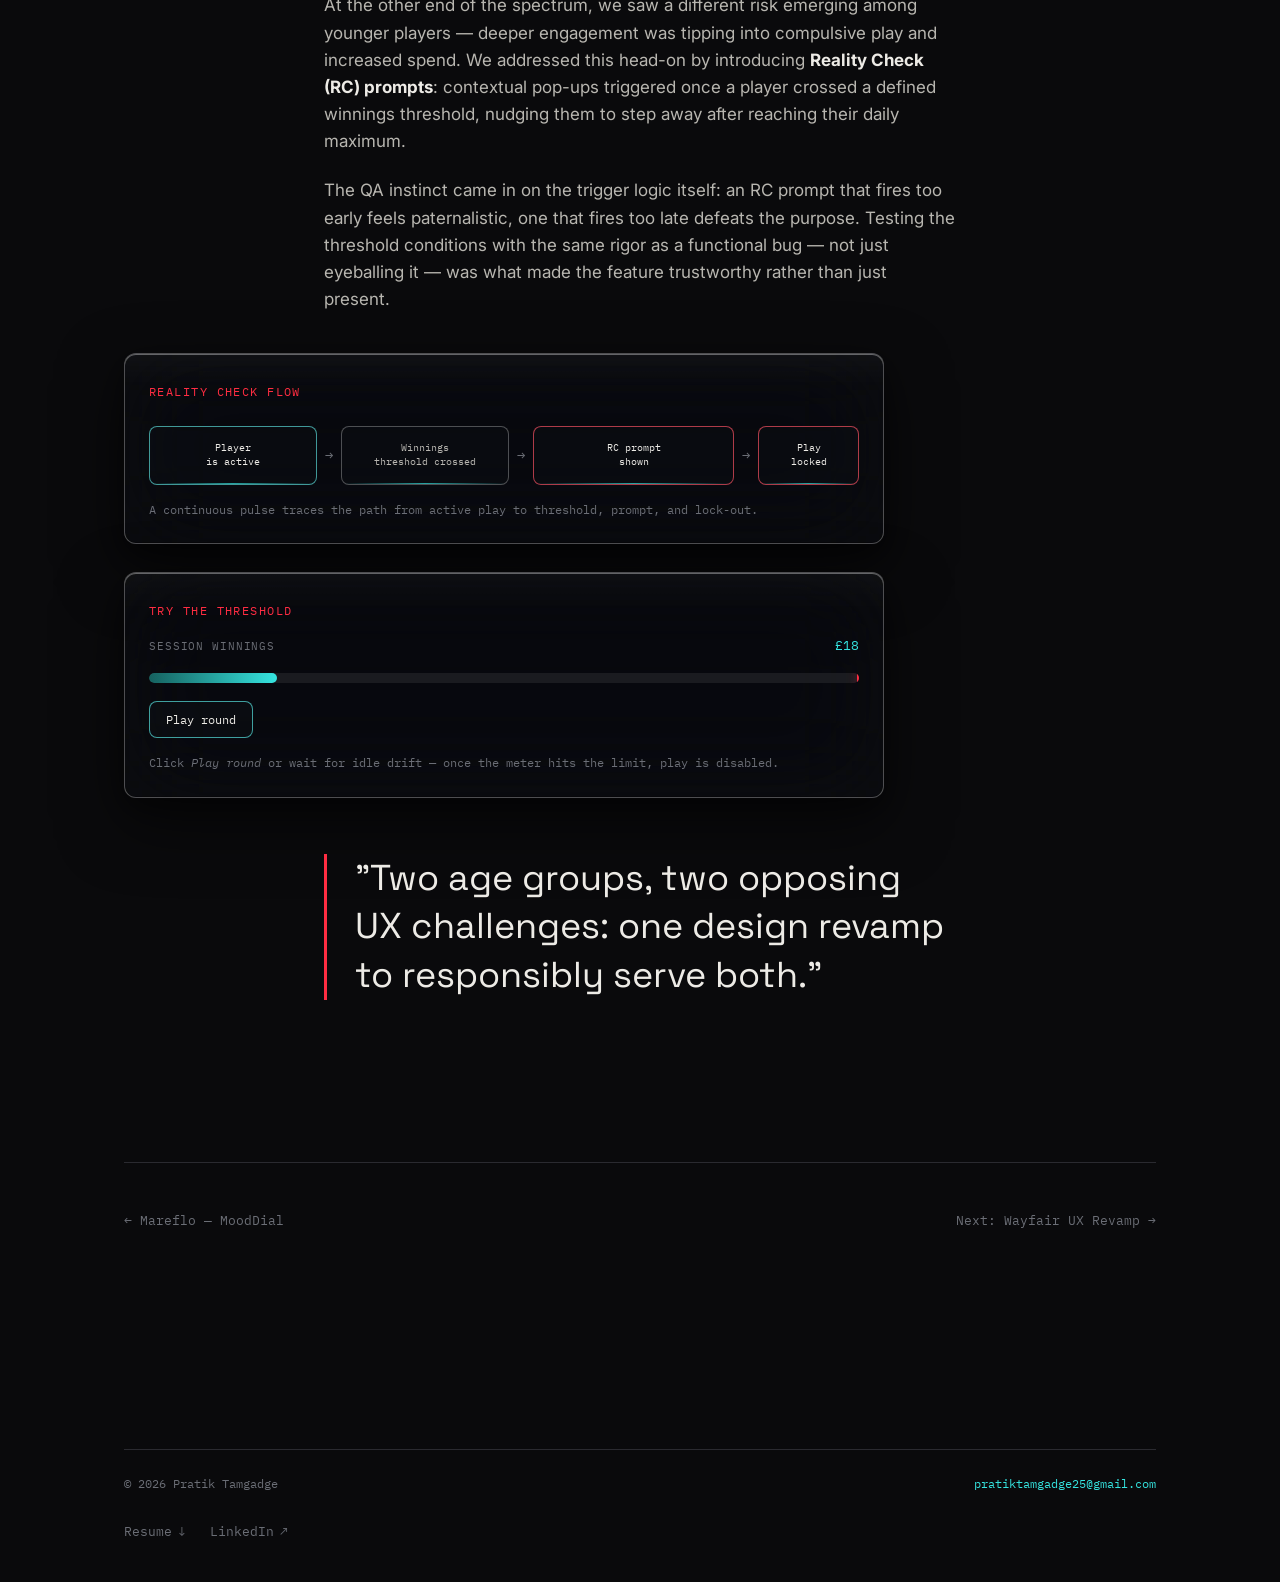
<file: work/igaming.html>
<!DOCTYPE html>
<html lang="en">
<head>
<meta charset="UTF-8">
<meta name="viewport" content="width=device-width, initial-scale=1.0">
<link rel="icon" href="../assets/favicon.png" type="image/png">
<link rel="apple-touch-icon" href="../assets/favicon.png">
<title>Responsible Gaming UX | Pratik Tamgadge</title>
<meta name="description" content="UX revamp for William Hill and Paddy Power — European sports-betting apps balancing accessibility for older players with responsible play for younger users.">
<script src="../assets/theme-init.js"></script>
<link rel="stylesheet" href="../assets/styles.css?v=glass24">
</head>
<body>

<div class="topbar">
  <div class="topbar__brand">
    <span class="brand-mark"></span>PRATIK.OS<span class="brand-cursor"></span>
  </div>
  <nav class="topbar__nav">
    <a href="../index.html">Home</a>
    <a href="../about.html">About</a>
    <a href="../index.html#work">Work</a>
    <a href="../assets/resume/Pratik-Tamgadge-UX.pdf" class="nav-link--download" download>Resume <span class="nav-arrow" aria-hidden="true">↓</span></a>
    <a href="https://www.linkedin.com/in/pratik-tamgadge-26842980" class="nav-link--external" target="_blank" rel="noopener noreferrer">LinkedIn <span class="nav-arrow" aria-hidden="true">↗</span></a>
    <a href="../contact.html">Contact</a>
  </nav>
  <button class="menu-toggle" aria-label="Toggle menu">☰</button>
</div>

<header class="case-hero container">
  <div class="eyebrow red matrix-boot" data-matrix-boot>/work/igaming</div>
  <div class="case-hero__tags">
    <span class="credential-tag">iGaming</span>
    <span class="credential-tag">Responsible Design</span>
    <span class="credential-tag">Accessibility</span>
  </div>
  <h1>Two age groups, two opposing UX challenges.</h1>
  <p class="case-hero__sub">
    A mobile UX revamp for William Hill and Paddy Power — two of Europe's largest sports-betting
    brands — built to responsibly serve both older players locked out by flashy casino-style UI,
    and younger players pulled in too deep.
  </p>
</header>

<section class="tight">
  <div class="container prose reveal">
    <p>
      William Hill and Paddy Power serve millions of bettors across the UK and Europe — sportsbooks,
      in-play markets, and casino games on a single mobile surface. Our user base skewed heavily toward
      older players, but v1's interface leaned flashy, with fast, decorative animations more suited to
      slots than sports betting. That created real accessibility barriers for our core demographic. We
      challenged the initial design direction and rebuilt around clarity: reduced motion, simplified
      visual noise, and a monochrome palette that improved legibility and usability without sacrificing
      brand feel.
    </p>
    <p>
      This is where the accessibility grounding mattered most — motion sensitivity, contrast, and
      legibility aren't abstract checklist items for an older, less tech-fluent player base; they're the
      difference between someone using the product comfortably or not being able to use it at all. Every
      simplification was validated against that lens, not just against internal design taste.
    </p>
  </div>

  <div class="container reveal">
    <div class="case-diagrams">
      <div class="diagram-row">
      <div class="diagram-card">
        <div class="eyebrow red">Before</div>
        <div class="ig-diagram ig-diagram--before" aria-hidden="true">
          <svg viewBox="0 0 320 200" xmlns="http://www.w3.org/2000/svg">
            <rect class="ig-stroke" x="0" y="0" width="320" height="200" rx="6" fill="none"/>
            <g class="ig-jitter">
              <rect class="ig-red" x="16" y="16" width="288" height="28" rx="3" fill="none" stroke-width="1.5"/>
              <path class="ig-red ig-dash-run" d="M24 30 L60 22 L96 36 L132 20 L168 34 L204 24 L240 32 L276 22" stroke-width="1.5" fill="none"/>
            </g>
            <g class="ig-jitter" style="animation-delay: -0.35s;">
              <rect class="ig-red" x="16" y="56" width="90" height="60" rx="4" stroke-width="1.2"/>
              <rect class="ig-red" x="115" y="56" width="90" height="60" rx="4" stroke-width="1.2" opacity="0.75"/>
              <rect class="ig-red" x="214" y="56" width="90" height="60" rx="4" stroke-width="1.2"/>
              <circle class="ig-red ig-pulse-fast" cx="61" cy="86" r="14" fill="none" stroke-width="1.2"/>
              <circle class="ig-red ig-pulse-fast" cx="160" cy="86" r="18" fill="none" stroke-width="1.2" style="animation-delay: -0.2s;"/>
              <circle class="ig-red ig-pulse-fast" cx="259" cy="86" r="10" fill="none" stroke-width="1.2" style="animation-delay: -0.45s;"/>
            </g>
            <g class="ig-jitter" style="animation-delay: -0.6s;">
              <rect class="ig-red" x="16" y="128" width="288" height="10" rx="5"/>
              <rect class="ig-red" x="16" y="148" width="220" height="10" rx="5" opacity="0.7"/>
              <rect class="ig-red" x="16" y="168" width="260" height="10" rx="5" opacity="0.85"/>
            </g>
          </svg>
        </div>
        <p class="ig-diagram__caption">
          Fast motion, dense decoration, low contrast — flashy, but hard to parse.
        </p>
      </div>
      <div class="diagram-card">
        <div class="eyebrow">After</div>
        <div class="ig-diagram ig-diagram--after" aria-hidden="true">
          <svg viewBox="0 0 320 200" xmlns="http://www.w3.org/2000/svg">
            <rect class="ig-stroke" x="0" y="0" width="320" height="200" rx="6" fill="none"/>
            <g class="ig-breathe">
              <rect class="ig-cyan" x="16" y="16" width="288" height="20" rx="3" fill="none" stroke-width="1.5"/>
              <rect class="ig-cyan" x="16" y="48" width="288" height="60" rx="4" fill="none" stroke-width="1.2"/>
              <line class="ig-cyan" x1="32" y1="66" x2="200" y2="66" stroke-width="1.2"/>
              <line class="ig-cyan" x1="32" y1="82" x2="160" y2="82" stroke-width="1.2" opacity="0.6"/>
              <rect class="ig-cyan" x="240" y="60" width="48" height="24" rx="3" fill="none" stroke-width="1.2"/>
            </g>
            <g class="ig-breathe" style="animation-delay: -2s;">
              <rect class="ig-cyan" x="16" y="120" width="140" height="60" rx="4" fill="none" stroke-width="1.2"/>
              <rect class="ig-cyan" x="164" y="120" width="140" height="60" rx="4" fill="none" stroke-width="1.2"/>
              <line class="ig-cyan" x1="32" y1="140" x2="140" y2="140" stroke-width="1.2"/>
              <line class="ig-cyan" x1="32" y1="156" x2="110" y2="156" stroke-width="1.2" opacity="0.6"/>
              <line class="ig-cyan" x1="180" y1="140" x2="288" y2="140" stroke-width="1.2"/>
              <line class="ig-cyan" x1="180" y1="156" x2="258" y2="156" stroke-width="1.2" opacity="0.6"/>
            </g>
          </svg>
        </div>
        <p class="ig-diagram__caption">
          Reduced motion, clear grid, monochrome palette — legible without losing brand.
        </p>
      </div>
      </div>
    </div>
  </div>
</section>

<section class="tight">
  <div class="container prose reveal">
    <p>
      At the other end of the spectrum, we saw a different risk emerging among younger players — deeper
      engagement was tipping into compulsive play and increased spend. We addressed this head-on by
      introducing <strong>Reality Check (RC) prompts</strong>: contextual pop-ups triggered once a player
      crossed a defined winnings threshold, nudging them to step away after reaching their daily maximum.
    </p>
    <p>
      The QA instinct came in on the trigger logic itself: an RC prompt that fires too early feels
      paternalistic, one that fires too late defeats the purpose. Testing the threshold conditions with
      the same rigor as a functional bug — not just eyeballing it — was what made the feature trustworthy
      rather than just present.
    </p>
  </div>

  <div class="container reveal">
    <div class="case-diagrams">
      <div class="diagram-card">
        <div class="eyebrow red">Reality Check flow</div>
        <div class="rc-flow" aria-label="Reality Check trigger flow">
          <div class="rc-flow__step rc-flow__step--active">
            <span class="rc-flow__pulse" style="animation-delay: 0s;"></span>
            Player<br>is active
          </div>
          <div class="rc-flow__arrow" aria-hidden="true">→</div>
          <div class="rc-flow__step">
            <span class="rc-flow__pulse" style="animation-delay: 1.25s;"></span>
            Winnings<br>threshold crossed
          </div>
          <div class="rc-flow__arrow" aria-hidden="true">→</div>
          <div class="rc-flow__step rc-flow__step--alert">
            <span class="rc-flow__pulse" style="animation-delay: 2.5s;"></span>
            RC prompt<br>shown
          </div>
          <div class="rc-flow__arrow" aria-hidden="true">→</div>
          <div class="rc-flow__step rc-flow__step--alert">
            <span class="rc-flow__pulse" style="animation-delay: 3.75s;"></span>
            Play<br>locked
          </div>
        </div>
        <p class="ig-diagram__caption">
          A continuous pulse traces the path from active play to threshold, prompt, and lock-out.
        </p>
      </div>

      <div class="diagram-card">
        <div class="eyebrow red">Try the threshold</div>
        <div class="rc-demo" data-rc-demo>
          <div class="rc-demo__header">
            <span class="rc-demo__label">Session winnings</span>
            <span class="rc-demo__readout" data-rc-readout>£18</span>
          </div>
          <div class="rc-demo__meter" data-rc-meter>
            <div class="rc-demo__fill" data-rc-fill></div>
            <div class="rc-demo__threshold" aria-hidden="true"></div>
            <span class="rc-demo__threshold-label">Daily max</span>
          </div>
          <div class="rc-demo__actions">
            <button type="button" class="rc-demo__play" data-rc-play>Play round</button>
            <div class="rc-demo__prompt" data-rc-prompt hidden>
              Reality Check — you've reached your daily winnings limit. Take a break?
            </div>
            <div class="rc-demo__locked" data-rc-locked hidden>
              <svg viewBox="0 0 24 24" fill="none" stroke-width="2" stroke-linecap="round" aria-hidden="true">
                <rect x="5" y="11" width="14" height="10" rx="2"/>
                <path d="M8 11V8a4 4 0 0 1 8 0v3"/>
              </svg>
              Play locked until tomorrow
            </div>
          </div>
        </div>
        <p class="ig-diagram__caption">
          Click <em>Play round</em> or wait for idle drift — once the meter hits the limit, play is disabled.
        </p>
      </div>
    </div>
  </div>

  <div class="container prose reveal">
    <p class="pull-quote">
      "Two age groups, two opposing UX challenges: one design revamp to responsibly serve both."
    </p>
  </div>
</section>

<div class="container">
  <div class="case-nav">
    <a href="mareflo.html">← Mareflo — MoodDial</a>
    <a href="wayfair.html">Next: Wayfair UX Revamp →</a>
  </div>
</div>

<footer style="border-top: none;">
  <div class="container">
    <div class="footer__meta">
      <span>© 2026 Pratik Tamgadge</span>
      <a href="mailto:pratiktamgadge25@gmail.com" style="color: var(--cyan);">pratiktamgadge25@gmail.com</a>
    </div>
    <div class="footer__links">
      <a href="../assets/resume/Pratik-Tamgadge-UX.pdf" download>Resume <span class="link-arrow" aria-hidden="true">↓</span></a>
      <a href="https://www.linkedin.com/in/pratik-tamgadge-26842980" target="_blank" rel="noopener noreferrer">LinkedIn <span class="link-arrow" aria-hidden="true">↗</span></a>
    </div>
  </div>
</footer>

<script src="../assets/script.js?v=track15"></script>
<script src="../assets/igaming-diagrams.js"></script>
</body>
</html>
</file>
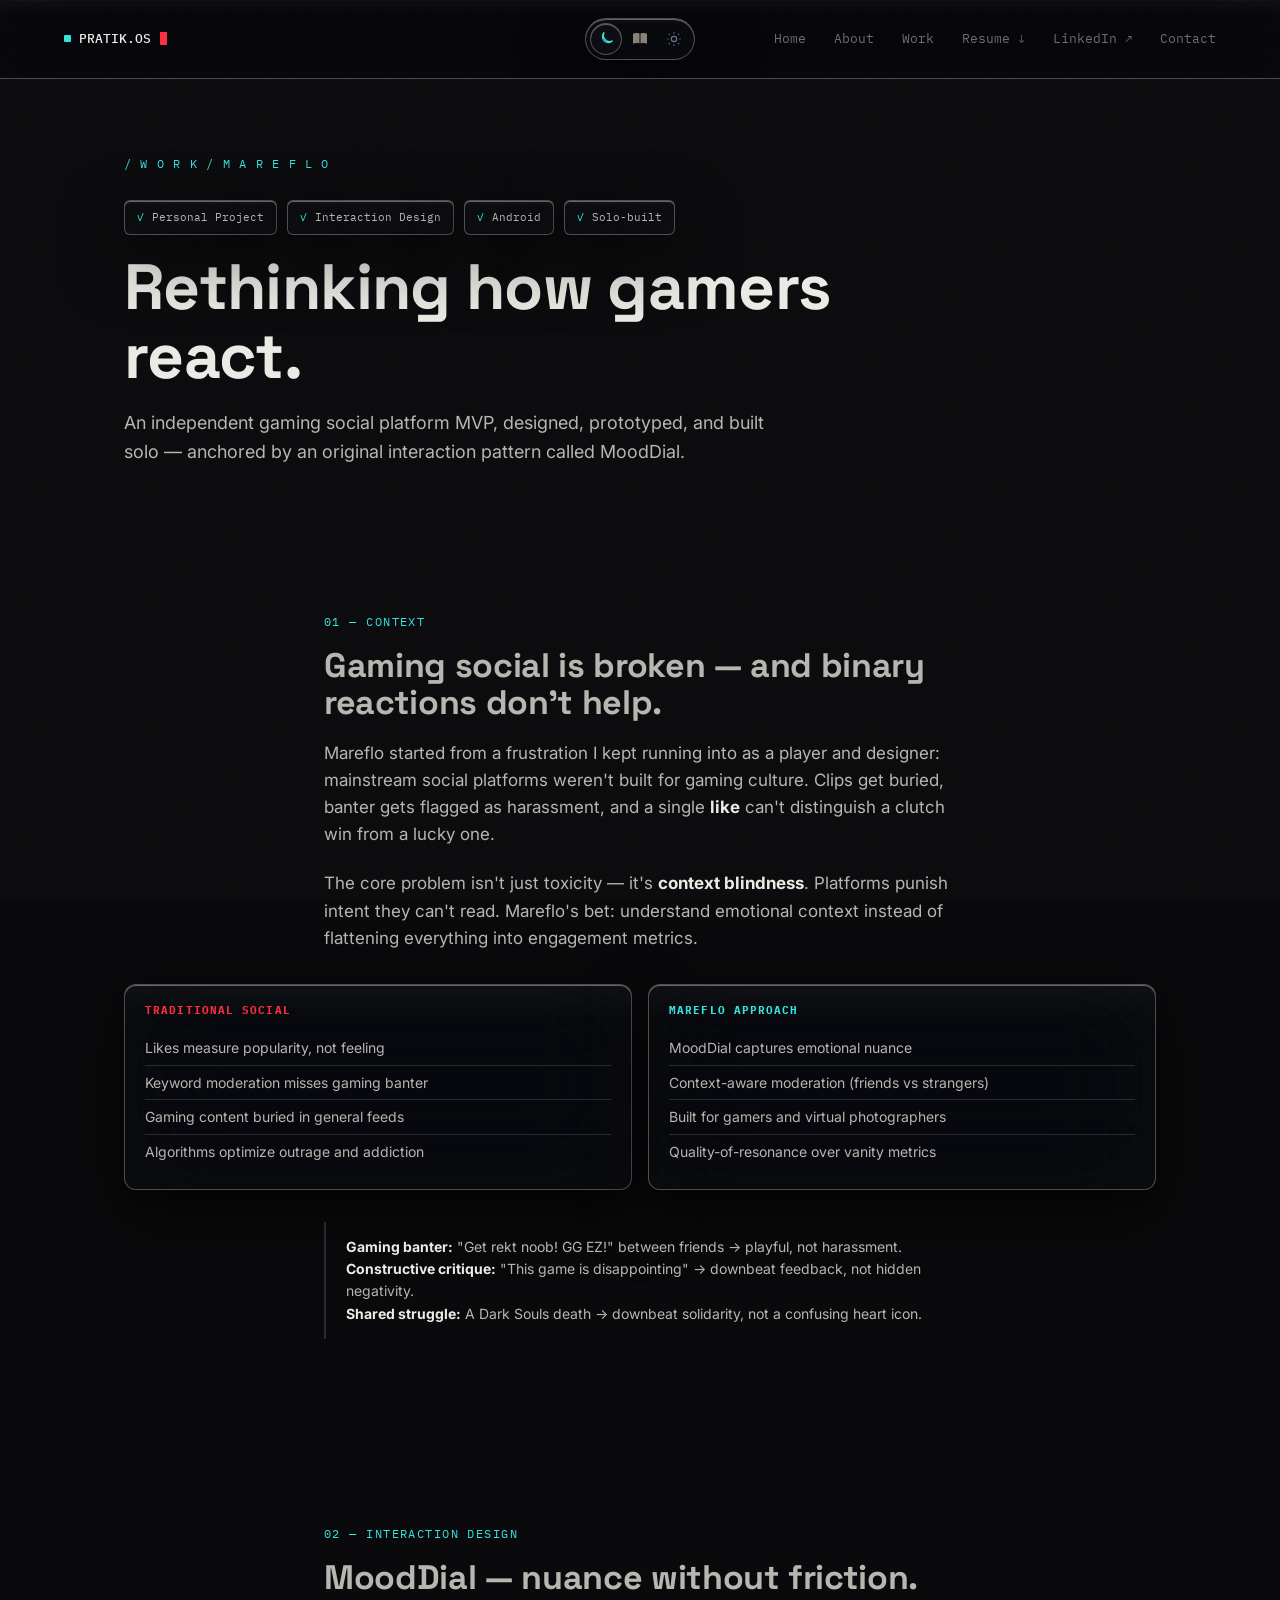
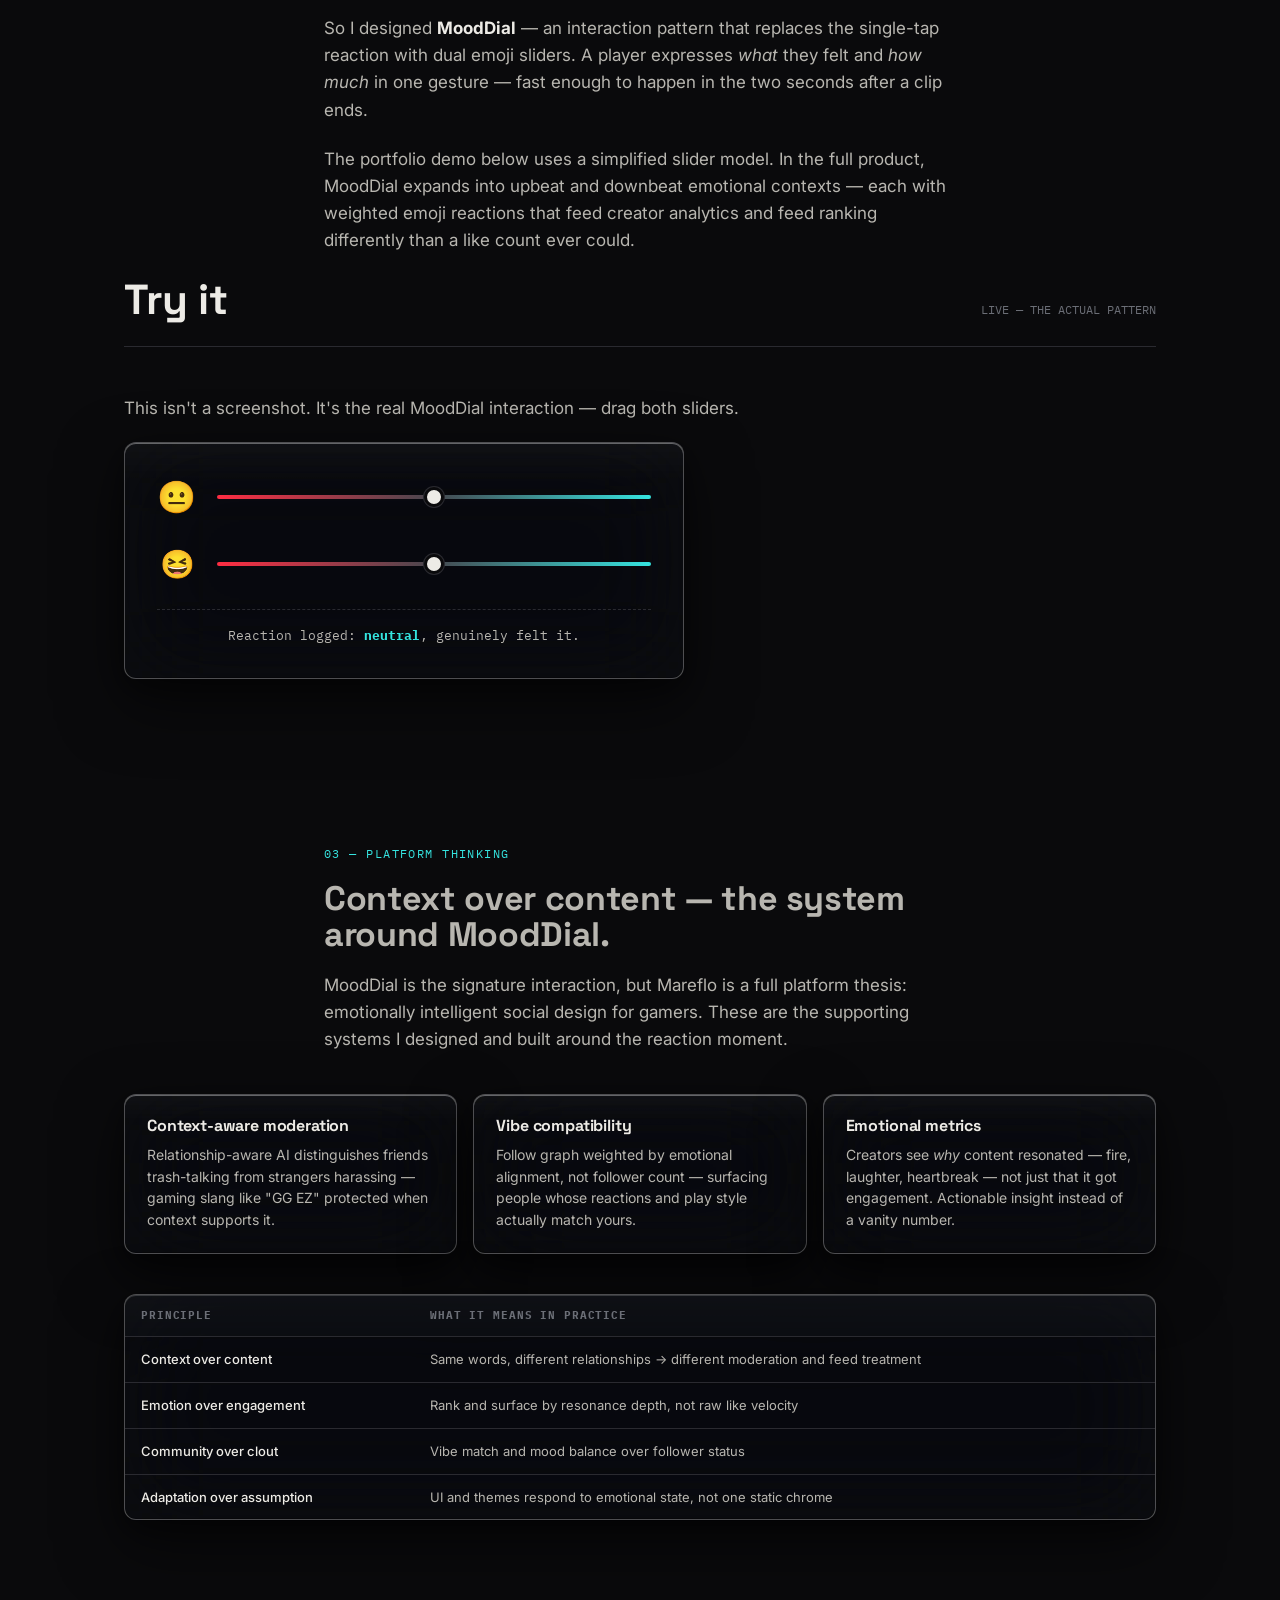
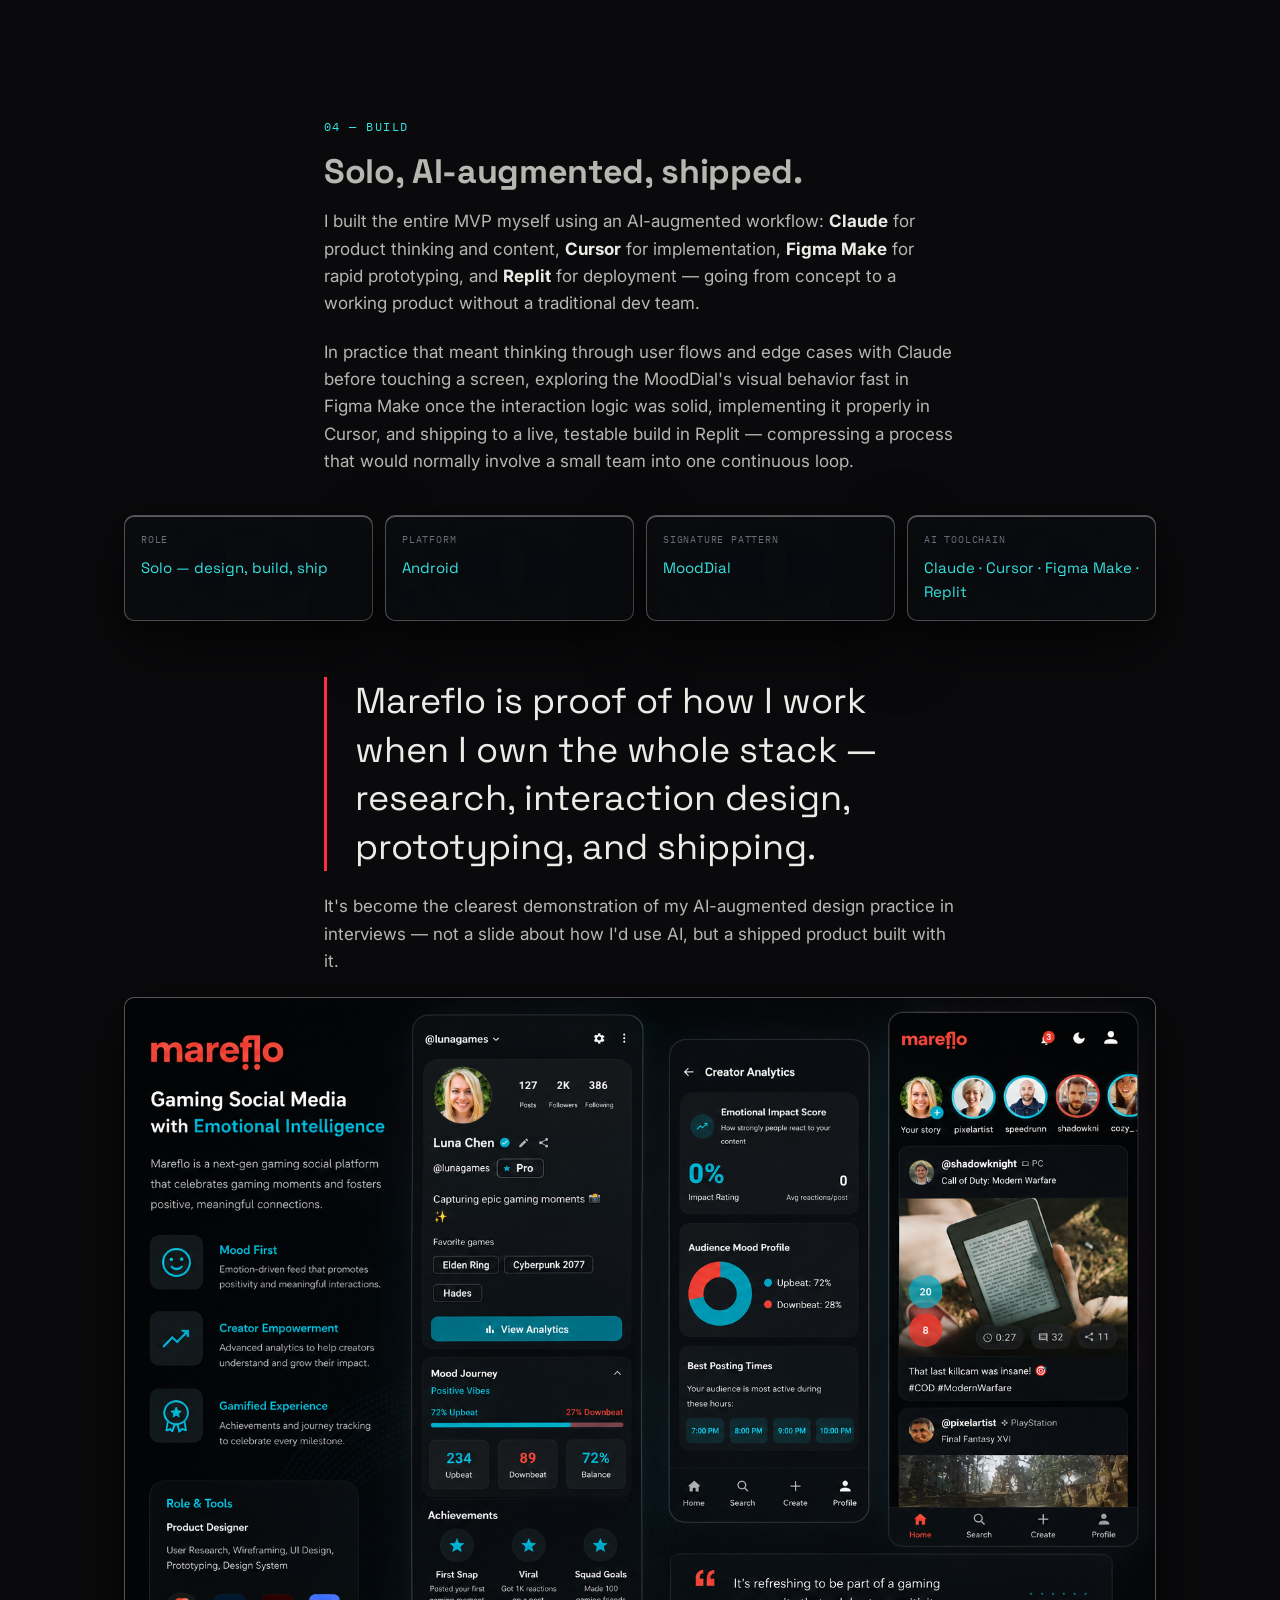
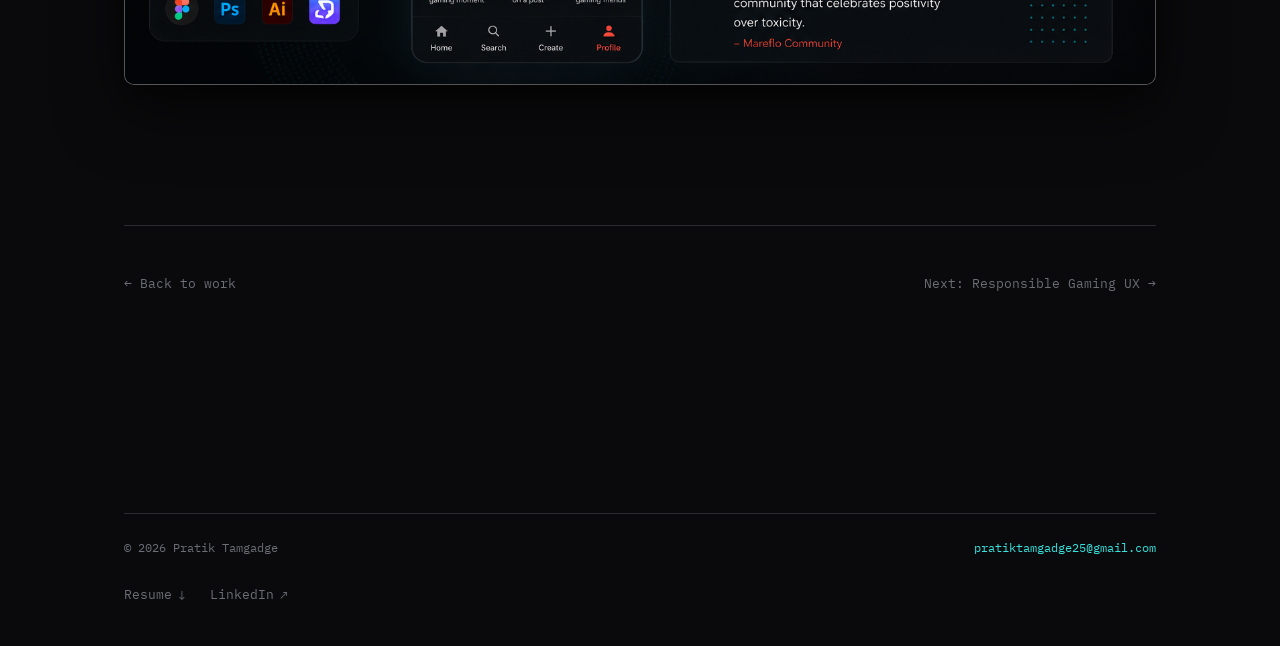
<file: work/mareflo.html>
<!DOCTYPE html>
<html lang="en">
<head>
<meta charset="UTF-8">
<meta name="viewport" content="width=device-width, initial-scale=1.0">
<link rel="icon" href="../assets/favicon.png" type="image/png">
<link rel="apple-touch-icon" href="../assets/favicon.png">
<title>Mareflo — MoodDial | Pratik Tamgadge</title>
<meta name="description" content="Mareflo is an independent Android gaming social platform featuring MoodDial, an original dual-slider reaction pattern.">
<script src="../assets/theme-init.js"></script>
<link rel="stylesheet" href="../assets/styles.css?v=glass24">
</head>
<body>

<div class="topbar">
  <div class="topbar__brand">
    <span class="brand-mark"></span>PRATIK.OS<span class="brand-cursor"></span>
  </div>
  <nav class="topbar__nav">
    <a href="../index.html">Home</a>
    <a href="../about.html">About</a>
    <a href="../index.html#work">Work</a>
    <a href="../assets/resume/Pratik-Tamgadge-UX.pdf" class="nav-link--download" download>Resume <span class="nav-arrow" aria-hidden="true">↓</span></a>
    <a href="https://www.linkedin.com/in/pratik-tamgadge-26842980" class="nav-link--external" target="_blank" rel="noopener noreferrer">LinkedIn <span class="nav-arrow" aria-hidden="true">↗</span></a>
    <a href="../contact.html">Contact</a>
  </nav>
  <button class="menu-toggle" aria-label="Toggle menu">☰</button>
</div>

<header class="case-hero container">
  <div class="eyebrow matrix-boot" data-matrix-boot>/work/mareflo</div>
  <div class="case-hero__tags">
    <span class="credential-tag">Personal Project</span>
    <span class="credential-tag">Interaction Design</span>
    <span class="credential-tag">Android</span>
    <span class="credential-tag">Solo-built</span>
  </div>
  <h1>Rethinking how gamers react.</h1>
  <p class="case-hero__sub">
    An independent gaming social platform MVP, designed, prototyped, and built solo — anchored by an
    original interaction pattern called MoodDial.
  </p>
</header>

<section class="tight">
  <div class="container prose reveal">
    <div class="eyebrow">01 — Context</div>
    <h2 style="font-size: clamp(24px, 3.2vw, 34px); margin-top: 14px;">Gaming social is broken — and binary reactions don't help.</h2>
    <p style="margin-top: 18px;">
      Mareflo started from a frustration I kept running into as a player and designer: mainstream social
      platforms weren't built for gaming culture. Clips get buried, banter gets flagged as harassment,
      and a single <strong>like</strong> can't distinguish a clutch win from a lucky one.
    </p>
    <p>
      The core problem isn't just toxicity — it's <strong>context blindness</strong>. Platforms punish
      intent they can't read. Mareflo's bet: understand emotional context instead of flattening everything
      into engagement metrics.
    </p>
  </div>

  <div class="container reveal">
    <div class="case-compare">
      <div class="case-compare__col case-compare__col--old">
        <h4>Traditional social</h4>
        <ul>
          <li>Likes measure popularity, not feeling</li>
          <li>Keyword moderation misses gaming banter</li>
          <li>Gaming content buried in general feeds</li>
          <li>Algorithms optimize outrage and addiction</li>
        </ul>
      </div>
      <div class="case-compare__col case-compare__col--new">
        <h4>Mareflo approach</h4>
        <ul>
          <li>MoodDial captures emotional nuance</li>
          <li>Context-aware moderation (friends vs strangers)</li>
          <li>Built for gamers and virtual photographers</li>
          <li>Quality-of-resonance over vanity metrics</li>
        </ul>
      </div>
    </div>
  </div>

  <div class="container prose reveal">
    <div class="case-example">
      <strong>Gaming banter:</strong> "Get rekt noob! GG EZ!" between friends → playful, not harassment.<br>
      <strong>Constructive critique:</strong> "This game is disappointing" → downbeat feedback, not hidden negativity.<br>
      <strong>Shared struggle:</strong> A Dark Souls death → downbeat solidarity, not a confusing heart icon.
    </div>
  </div>
</section>

<section class="tight">
  <div class="container prose reveal">
    <div class="eyebrow">02 — Interaction design</div>
    <h2 style="font-size: clamp(24px, 3.2vw, 34px); margin-top: 14px;">MoodDial — nuance without friction.</h2>
    <p style="margin-top: 18px;">
      So I designed <strong>MoodDial</strong> — an interaction pattern that replaces the single-tap
      reaction with dual emoji sliders. A player expresses <em>what</em> they felt and <em>how much</em>
      in one gesture — fast enough to happen in the two seconds after a clip ends.
    </p>
    <p>
      The portfolio demo below uses a simplified slider model. In the full product, MoodDial expands into
      upbeat and downbeat emotional contexts — each with weighted emoji reactions that feed creator
      analytics and feed ranking differently than a like count ever could.
    </p>
  </div>
  <div class="container reveal">
    <div class="section-head">
      <h2>Try it</h2>
      <span class="meta">LIVE — THE ACTUAL PATTERN</span>
    </div>
    <p class="prose" style="margin-bottom: 8px;">
      This isn't a screenshot. It's the real MoodDial interaction — drag both sliders.
    </p>
    <div class="mooddial" data-mooddial style="max-width: 560px;">
      <div class="mooddial__row">
        <span class="mooddial__emoji" data-mood-emoji>😐</span>
        <input type="range" min="0" max="4" value="2" step="1" data-mood-slider aria-label="Mood">
      </div>
      <div class="mooddial__row">
        <span class="mooddial__emoji" data-intensity-emoji>😆</span>
        <input type="range" min="0" max="4" value="2" step="1" data-intensity-slider aria-label="Intensity">
      </div>
      <div class="mooddial__readout" data-readout></div>
    </div>
  </div>
</section>

<section class="tight">
  <div class="container prose reveal">
    <div class="eyebrow">03 — Platform thinking</div>
    <h2 style="font-size: clamp(24px, 3.2vw, 34px); margin-top: 14px;">Context over content — the system around MoodDial.</h2>
    <p style="margin-top: 18px;">
      MoodDial is the signature interaction, but Mareflo is a full platform thesis: emotionally intelligent
      social design for gamers. These are the supporting systems I designed and built around the reaction
      moment.
    </p>
  </div>

  <div class="container reveal">
    <div class="case-callout-grid">
      <div class="case-callout">
        <h3>Context-aware moderation</h3>
        <p>Relationship-aware AI distinguishes friends trash-talking from strangers harassing — gaming slang
        like "GG EZ" protected when context supports it.</p>
      </div>
      <div class="case-callout">
        <h3>Vibe compatibility</h3>
        <p>Follow graph weighted by emotional alignment, not follower count — surfacing people whose
        reactions and play style actually match yours.</p>
      </div>
      <div class="case-callout">
        <h3>Emotional metrics</h3>
        <p>Creators see <em>why</em> content resonated — fire, laughter, heartbreak — not just that it got
        engagement. Actionable insight instead of a vanity number.</p>
      </div>
    </div>
  </div>

  <div class="container reveal">
    <div class="case-table-wrap">
      <table class="case-table">
        <thead>
          <tr>
            <th>Principle</th>
            <th>What it means in practice</th>
          </tr>
        </thead>
        <tbody>
          <tr>
            <td>Context over content</td>
            <td>Same words, different relationships → different moderation and feed treatment</td>
          </tr>
          <tr>
            <td>Emotion over engagement</td>
            <td>Rank and surface by resonance depth, not raw like velocity</td>
          </tr>
          <tr>
            <td>Community over clout</td>
            <td>Vibe match and mood balance over follower status</td>
          </tr>
          <tr>
            <td>Adaptation over assumption</td>
            <td>UI and themes respond to emotional state, not one static chrome</td>
          </tr>
        </tbody>
      </table>
    </div>
  </div>
</section>

<section class="tight">
  <div class="container prose reveal">
    <div class="eyebrow">04 — Build</div>
    <h2 style="font-size: clamp(24px, 3.2vw, 34px); margin-top: 14px;">Solo, AI-augmented, shipped.</h2>
    <p style="margin-top: 18px;">
      I built the entire MVP myself using an AI-augmented workflow: <strong>Claude</strong> for product
      thinking and content, <strong>Cursor</strong> for implementation, <strong>Figma Make</strong> for
      rapid prototyping, and <strong>Replit</strong> for deployment — going from concept to a working
      product without a traditional dev team.
    </p>
    <p>
      In practice that meant thinking through user flows and edge cases with Claude before touching a
      screen, exploring the MoodDial's visual behavior fast in Figma Make once the interaction logic was
      solid, implementing it properly in Cursor, and shipping to a live, testable build in Replit —
      compressing a process that would normally involve a small team into one continuous loop.
    </p>
  </div>

  <div class="container reveal">
    <div class="bento-facts">
      <div class="bento-tile">
        <div class="k">Role</div>
        <div class="v">Solo — design, build, ship</div>
      </div>
      <div class="bento-tile">
        <div class="k">Platform</div>
        <div class="v">Android</div>
      </div>
      <div class="bento-tile">
        <div class="k">Signature pattern</div>
        <div class="v">MoodDial</div>
      </div>
      <div class="bento-tile">
        <div class="k">AI toolchain</div>
        <div class="v">Claude · Cursor · Figma Make · Replit</div>
      </div>
    </div>
  </div>

  <div class="container prose reveal">
    <p class="pull-quote">
      Mareflo is proof of how I work when I own the whole stack — research, interaction design,
      prototyping, and shipping.
    </p>
    <p>
      It's become the clearest demonstration of my AI-augmented design practice in interviews — not a
      slide about how I'd use AI, but a shipped product built with it.
    </p>
  </div>

  <div class="container reveal">
    <div class="image-frame" style="aspect-ratio: 3/2;">
      <img src="../assets/images/mareflo-app-screens.png" alt="Mareflo app screens">
    </div>
  </div>
</section>

<div class="container">
  <div class="case-nav">
    <a href="../index.html#work">← Back to work</a>
    <a href="igaming.html">Next: Responsible Gaming UX →</a>
  </div>
</div>

<footer style="border-top: none;">
  <div class="container">
    <div class="footer__meta">
      <span>© 2026 Pratik Tamgadge</span>
      <a href="mailto:pratiktamgadge25@gmail.com" style="color: var(--cyan);">pratiktamgadge25@gmail.com</a>
    </div>
    <div class="footer__links">
      <a href="../assets/resume/Pratik-Tamgadge-UX.pdf" download>Resume <span class="link-arrow" aria-hidden="true">↓</span></a>
      <a href="https://www.linkedin.com/in/pratik-tamgadge-26842980" target="_blank" rel="noopener noreferrer">LinkedIn <span class="link-arrow" aria-hidden="true">↗</span></a>
    </div>
  </div>
</footer>

<script src="../assets/script.js?v=track15"></script>
</body>
</html>
</file>
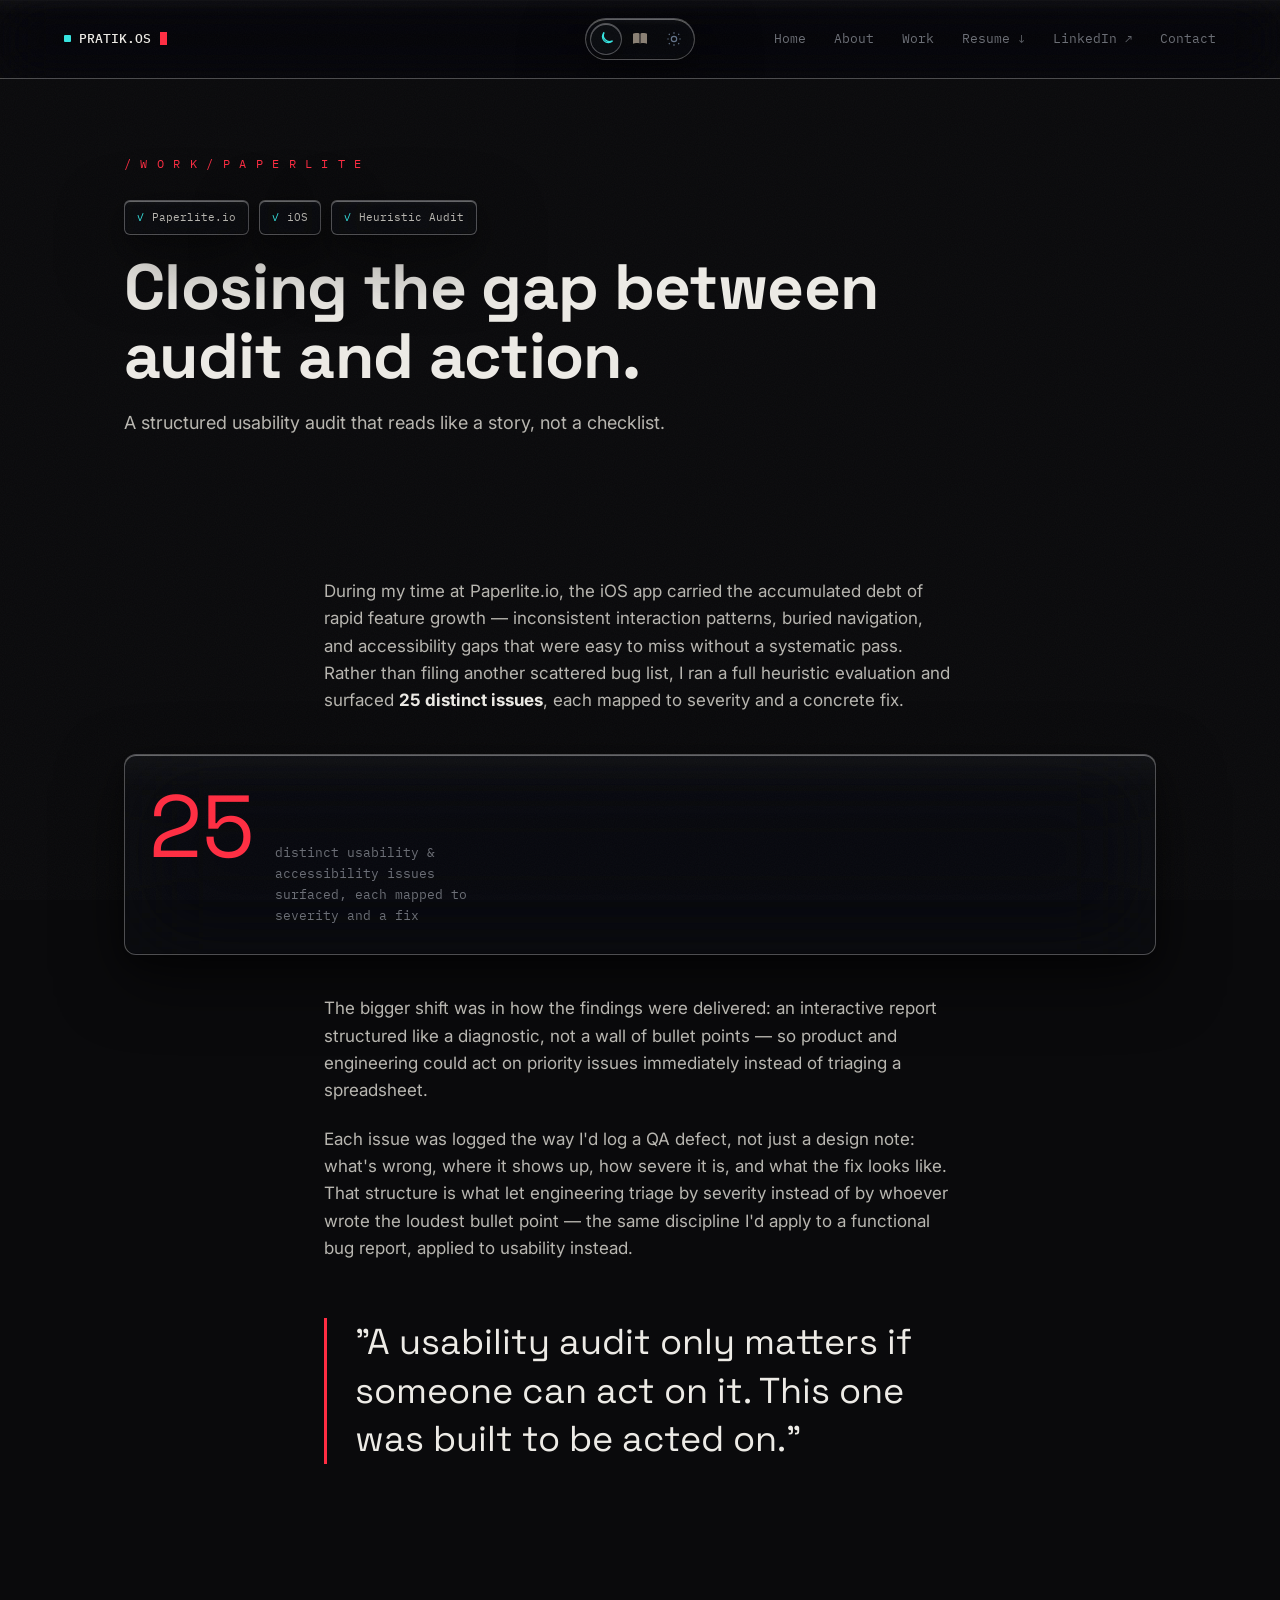
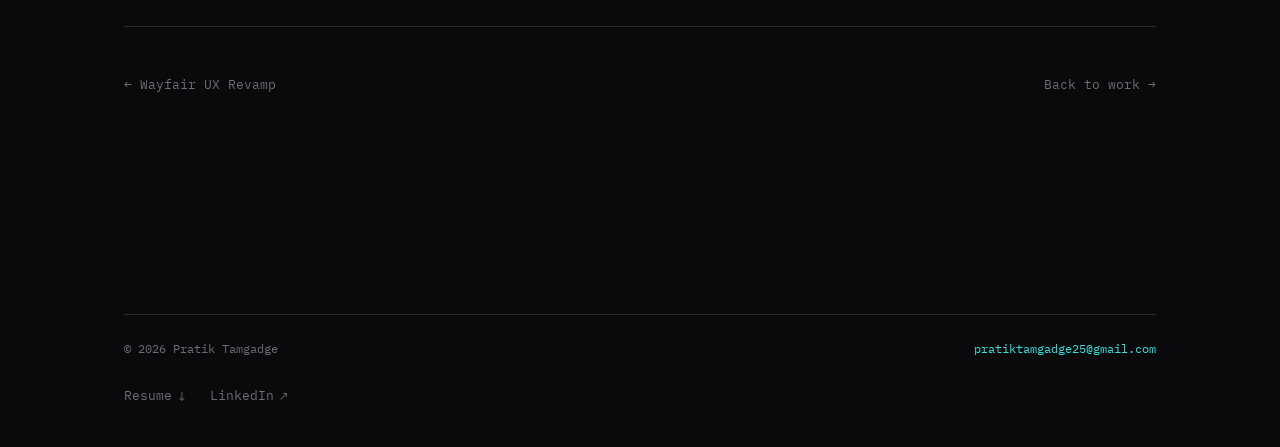
<file: work/paperlite.html>
<!DOCTYPE html>
<html lang="en">
<head>
<meta charset="UTF-8">
<meta name="viewport" content="width=device-width, initial-scale=1.0">
<link rel="icon" href="../assets/favicon.png" type="image/png">
<link rel="apple-touch-icon" href="../assets/favicon.png">
<title>Paperlite.io iOS Audit | Pratik Tamgadge</title>
<meta name="description" content="A 25-issue heuristic usability audit of the Paperlite.io iOS app, delivered as an interactive diagnostic rather than a bug list.">
<script src="../assets/theme-init.js"></script>
<link rel="stylesheet" href="../assets/styles.css?v=glass24">
</head>
<body>

<div class="topbar">
  <div class="topbar__brand">
    <span class="brand-mark"></span>PRATIK.OS<span class="brand-cursor"></span>
  </div>
  <nav class="topbar__nav">
    <a href="../index.html">Home</a>
    <a href="../about.html">About</a>
    <a href="../index.html#work">Work</a>
    <a href="../assets/resume/Pratik-Tamgadge-UX.pdf" class="nav-link--download" download>Resume <span class="nav-arrow" aria-hidden="true">↓</span></a>
    <a href="https://www.linkedin.com/in/pratik-tamgadge-26842980" class="nav-link--external" target="_blank" rel="noopener noreferrer">LinkedIn <span class="nav-arrow" aria-hidden="true">↗</span></a>
    <a href="../contact.html">Contact</a>
  </nav>
  <button class="menu-toggle" aria-label="Toggle menu">☰</button>
</div>

<header class="case-hero container">
  <div class="eyebrow red matrix-boot" data-matrix-boot>/work/paperlite</div>
  <div class="case-hero__tags">
    <span class="credential-tag">Paperlite.io</span>
    <span class="credential-tag">iOS</span>
    <span class="credential-tag">Heuristic Audit</span>
  </div>
  <h1>Closing the gap between audit and action.</h1>
  <p class="case-hero__sub">
    A structured usability audit that reads like a story, not a checklist.
  </p>
</header>

<section class="tight">
  <div class="container prose reveal">
    <p>
      During my time at Paperlite.io, the iOS app carried the accumulated debt of rapid feature growth —
      inconsistent interaction patterns, buried navigation, and accessibility gaps that were easy to miss
      without a systematic pass. Rather than filing another scattered bug list, I ran a full heuristic
      evaluation and surfaced <strong>25 distinct issues</strong>, each mapped to severity and a concrete
      fix.
    </p>
  </div>

  <div class="container reveal">
    <div class="stat-callout">
      <div class="num">25</div>
      <div class="label">distinct usability &amp; accessibility issues surfaced, each mapped to severity and a fix</div>
    </div>
  </div>

  <div class="container prose reveal">
    <p>
      The bigger shift was in how the findings were delivered: an interactive report structured like a
      diagnostic, not a wall of bullet points — so product and engineering could act on priority issues
      immediately instead of triaging a spreadsheet.
    </p>
    <p>
      Each issue was logged the way I'd log a QA defect, not just a design note: what's wrong, where it
      shows up, how severe it is, and what the fix looks like. That structure is what let engineering
      triage by severity instead of by whoever wrote the loudest bullet point — the same discipline I'd
      apply to a functional bug report, applied to usability instead.
    </p>
    <p class="pull-quote">
      "A usability audit only matters if someone can act on it. This one was built to be acted on."
    </p>
  </div>
</section>

<div class="container">
  <div class="case-nav">
    <a href="wayfair.html">← Wayfair UX Revamp</a>
    <a href="../index.html#work">Back to work →</a>
  </div>
</div>

<footer style="border-top: none;">
  <div class="container">
    <div class="footer__meta">
      <span>© 2026 Pratik Tamgadge</span>
      <a href="mailto:pratiktamgadge25@gmail.com" style="color: var(--cyan);">pratiktamgadge25@gmail.com</a>
    </div>
    <div class="footer__links">
      <a href="../assets/resume/Pratik-Tamgadge-UX.pdf" download>Resume <span class="link-arrow" aria-hidden="true">↓</span></a>
      <a href="https://www.linkedin.com/in/pratik-tamgadge-26842980" target="_blank" rel="noopener noreferrer">LinkedIn <span class="link-arrow" aria-hidden="true">↗</span></a>
    </div>
  </div>
</footer>

<script src="../assets/script.js?v=track15"></script>
</body>
</html>
</file>
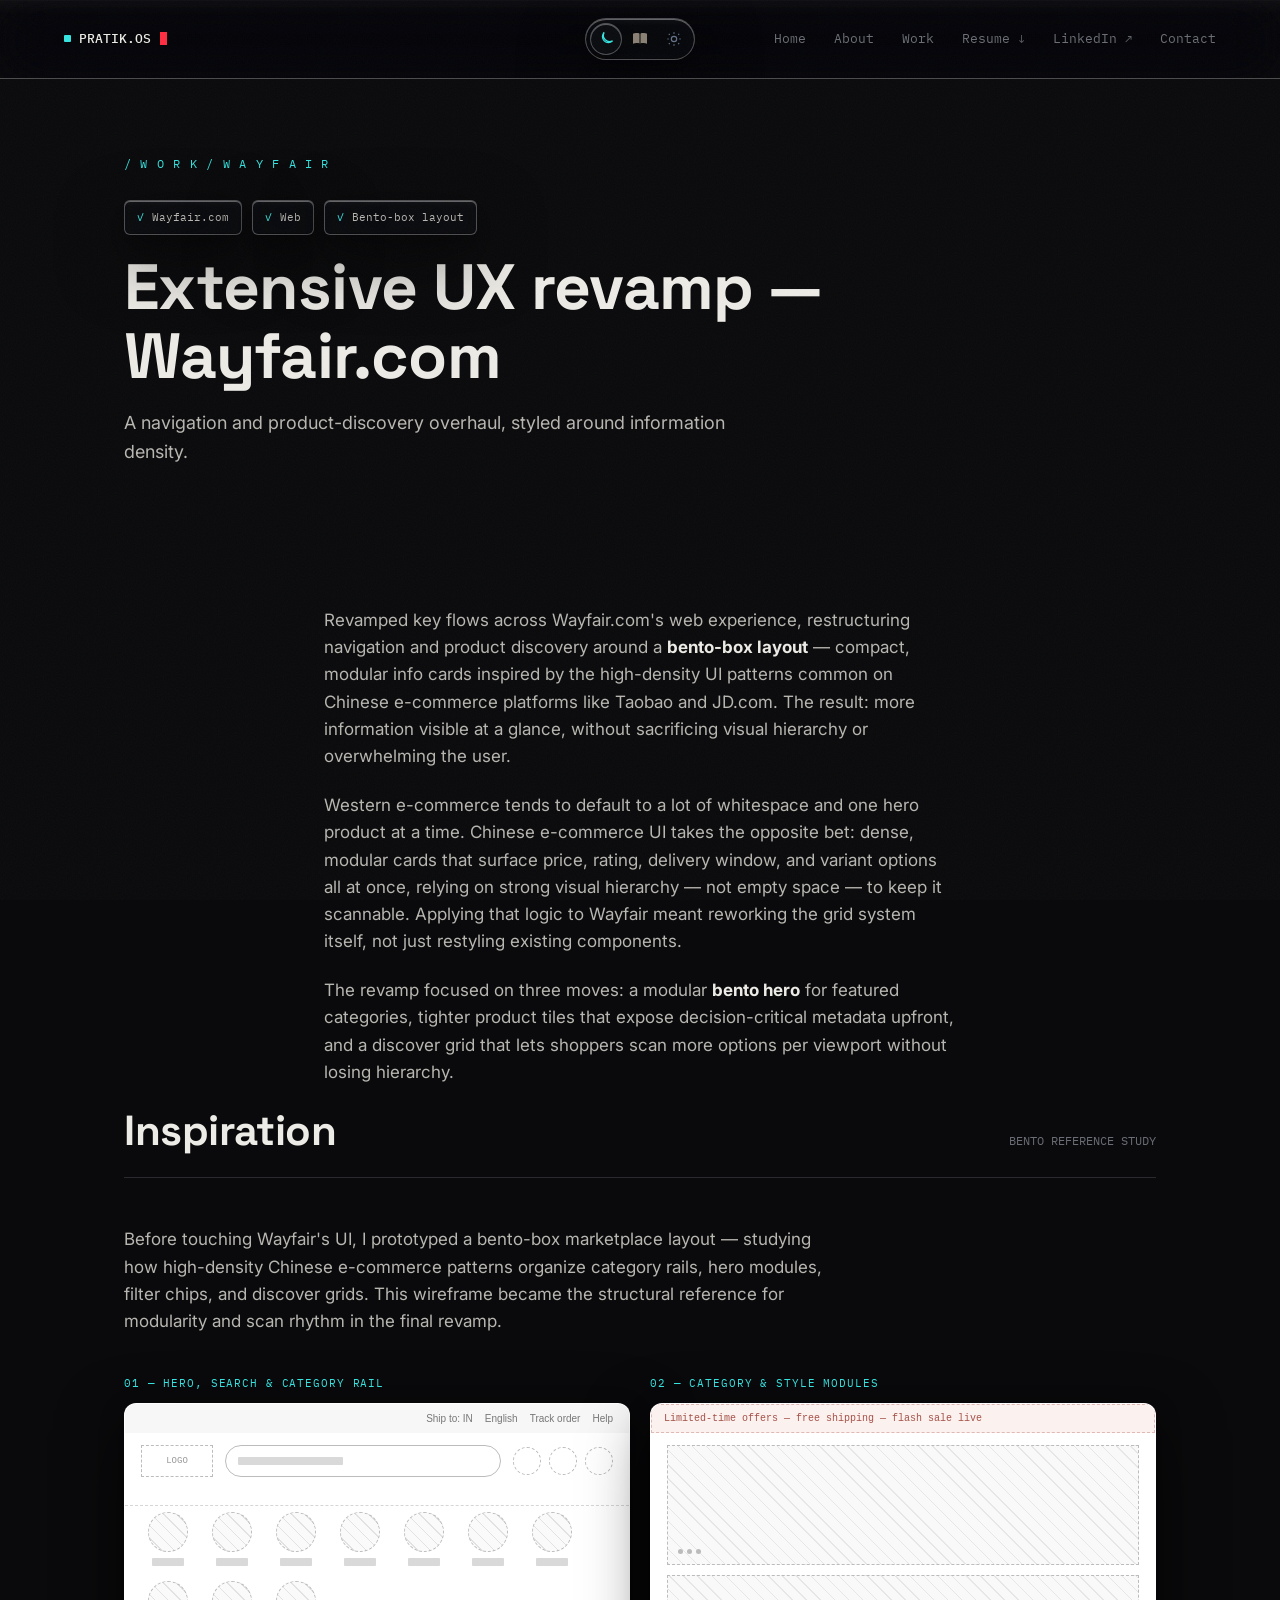
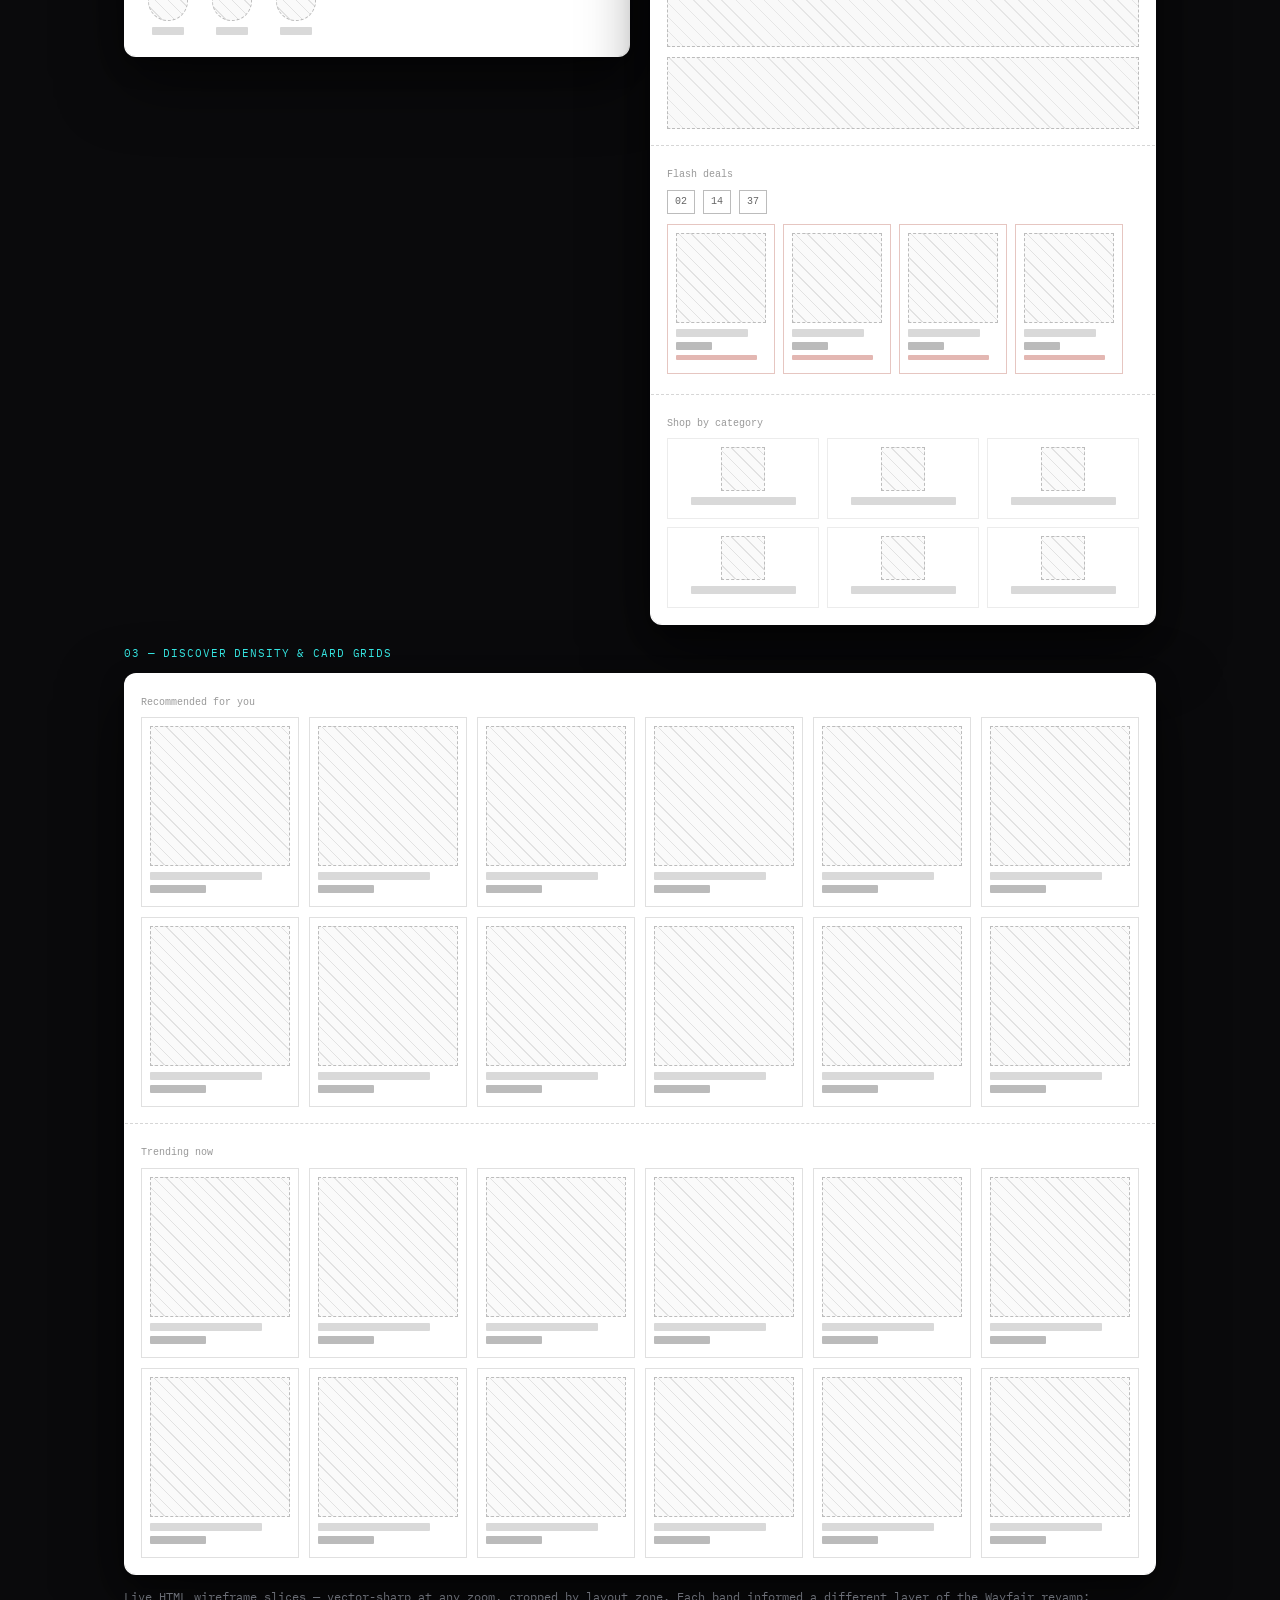
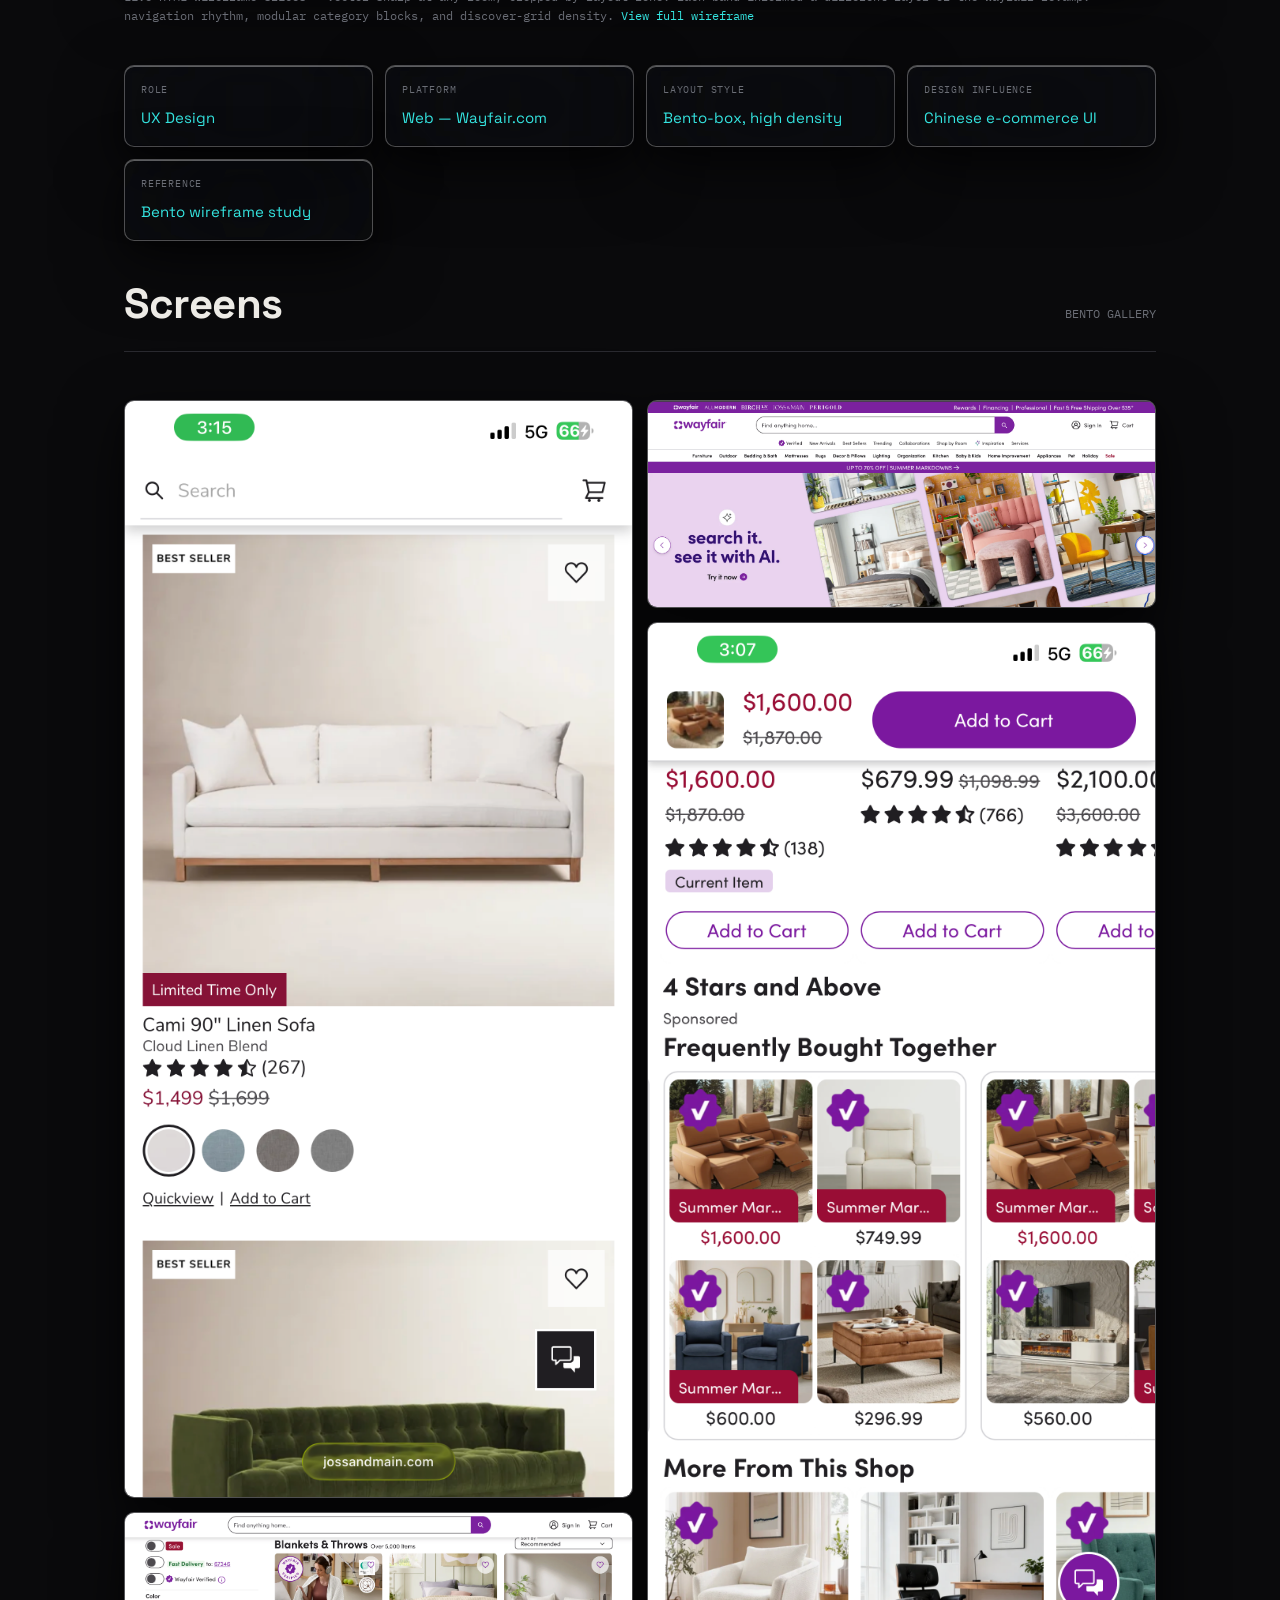
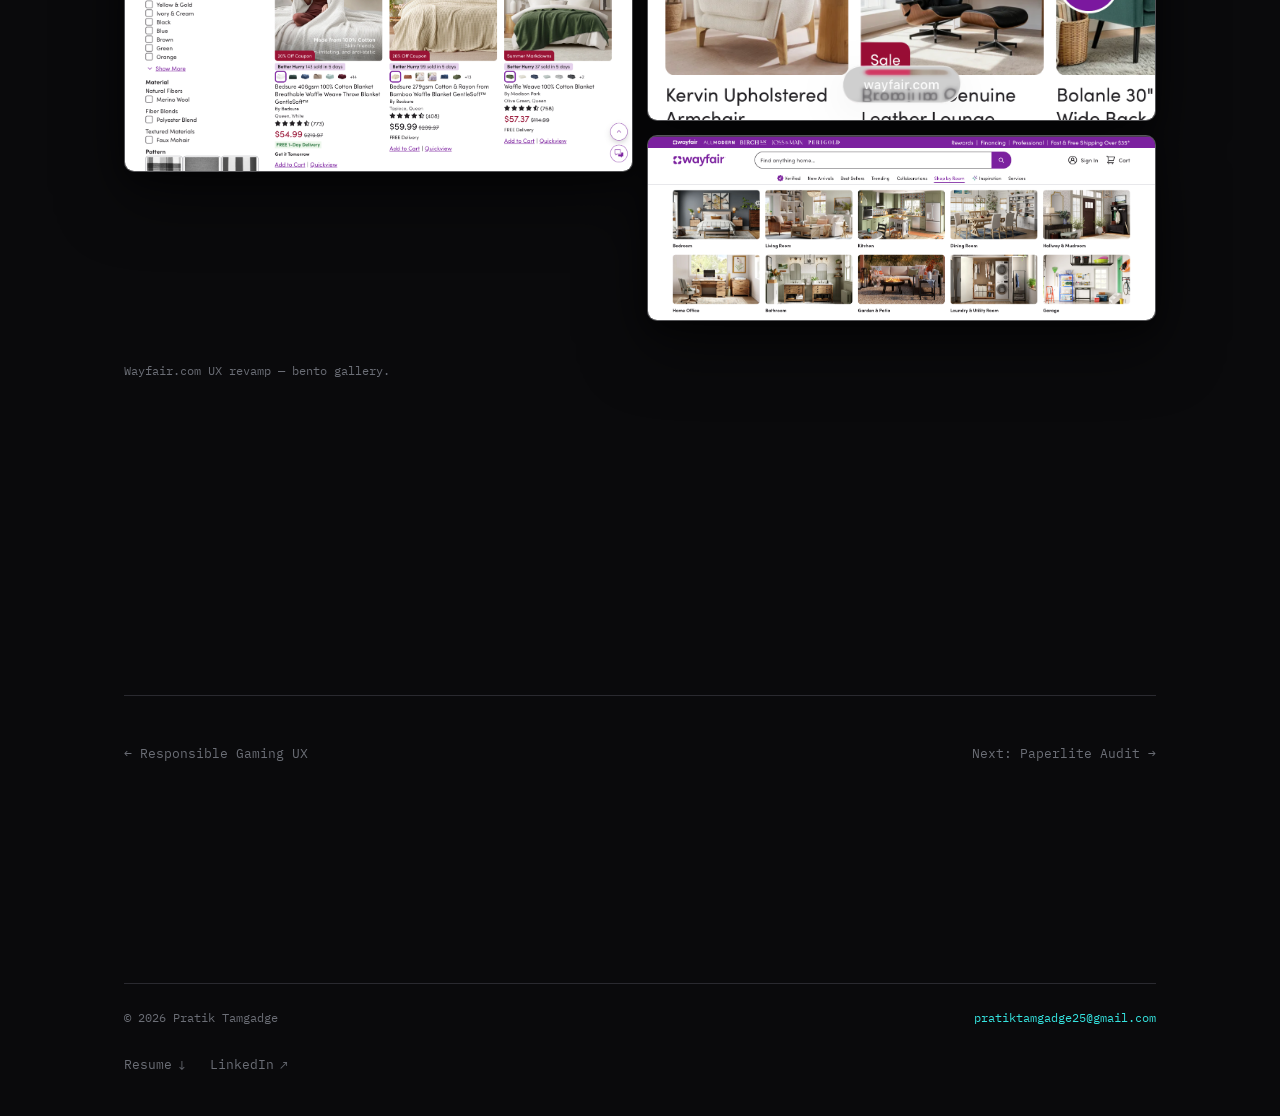
<file: work/wayfair.html>
<!DOCTYPE html>
<html lang="en">
<head>
<meta charset="UTF-8">
<meta name="viewport" content="width=device-width, initial-scale=1.0">
<link rel="icon" href="../assets/favicon.png" type="image/png">
<link rel="apple-touch-icon" href="../assets/favicon.png">
<title>Wayfair.com UX Revamp | Pratik Tamgadge</title>
<meta name="description" content="A navigation and product-discovery overhaul for Wayfair.com, styled around a bento-box layout inspired by Chinese e-commerce UI.">
<script src="../assets/theme-init.js"></script>
<link rel="stylesheet" href="../assets/styles.css?v=glass24">
<link rel="stylesheet" href="../assets/wayfair-wireframe.css?v=1">
</head>
<body>

<div class="topbar">
  <div class="topbar__brand">
    <span class="brand-mark"></span>PRATIK.OS<span class="brand-cursor"></span>
  </div>
  <nav class="topbar__nav">
    <a href="../index.html">Home</a>
    <a href="../about.html">About</a>
    <a href="../index.html#work">Work</a>
    <a href="../assets/resume/Pratik-Tamgadge-UX.pdf" class="nav-link--download" download>Resume <span class="nav-arrow" aria-hidden="true">↓</span></a>
    <a href="https://www.linkedin.com/in/pratik-tamgadge-26842980" class="nav-link--external" target="_blank" rel="noopener noreferrer">LinkedIn <span class="nav-arrow" aria-hidden="true">↗</span></a>
    <a href="../contact.html">Contact</a>
  </nav>
  <button class="menu-toggle" aria-label="Toggle menu">☰</button>
</div>

<header class="case-hero container">
  <div class="eyebrow matrix-boot" data-matrix-boot>/work/wayfair</div>
  <div class="case-hero__tags">
    <span class="credential-tag">Wayfair.com</span>
    <span class="credential-tag">Web</span>
    <span class="credential-tag">Bento-box layout</span>
  </div>
  <h1>Extensive UX revamp — Wayfair.com</h1>
  <p class="case-hero__sub">
    A navigation and product-discovery overhaul, styled around information density.
  </p>
</header>

<section class="tight">
  <div class="container prose reveal">
    <p>
      Revamped key flows across Wayfair.com's web experience, restructuring navigation and product
      discovery around a <strong>bento-box layout</strong> — compact, modular info cards inspired by the
      high-density UI patterns common on Chinese e-commerce platforms like Taobao and JD.com. The result:
      more information visible at a glance, without sacrificing visual hierarchy or overwhelming the user.
    </p>
    <p>
      Western e-commerce tends to default to a lot of whitespace and one hero product at a time. Chinese
      e-commerce UI takes the opposite bet: dense, modular cards that surface price, rating, delivery
      window, and variant options all at once, relying on strong visual hierarchy — not empty space — to
      keep it scannable. Applying that logic to Wayfair meant reworking the grid system itself, not just
      restyling existing components.
    </p>
    <p>
      The revamp focused on three moves: a modular <strong>bento hero</strong> for featured categories,
      tighter product tiles that expose decision-critical metadata upfront, and a discover grid that lets
      shoppers scan more options per viewport without losing hierarchy.
    </p>
  </div>

  <div class="container reveal">
    <div class="section-head">
      <h2>Inspiration</h2>
      <span class="meta">BENTO REFERENCE STUDY</span>
    </div>
    <p class="prose" style="max-width: 720px; margin-bottom: 24px;">
      Before touching Wayfair's UI, I prototyped a bento-box marketplace layout — studying how
      high-density Chinese e-commerce patterns organize category rails, hero modules, filter chips, and
      discover grids. This wireframe became the structural reference for modularity and scan rhythm in the
      final revamp.
    </p>
    <div class="inspiration-block">
      <div class="ref-section-grid">
        <figure class="ref-panel reveal">
          <figcaption class="ref-panel__label">01 — Hero, search &amp; category rail</figcaption>
          <div class="ref-panel__frame ref-panel__frame--embed">
            <div class="wireframe-embed wireframe-embed--narrow" aria-hidden="true">
              <div class="wf-wrap">
                <div class="util-bar">
                  <span>Ship to: IN</span><span>English</span><span>Track order</span><span>Help</span>
                </div>
                <header class="wf-block">
                  <div class="header-row">
                    <div class="logo-ph">LOGO</div>
                    <div class="search-ph"><div class="bar"></div></div>
                    <div class="icon-cluster">
                      <div class="icon-ph"></div><div class="icon-ph"></div><div class="icon-ph"></div>
                    </div>
                  </div>
                </header>
                <section class="wf-block">
                  <div class="cat-row">
                    <div class="cat-icon"><div class="ph-circle"></div><div class="bar w60 center"></div></div>
                    <div class="cat-icon"><div class="ph-circle"></div><div class="bar w60 center"></div></div>
                    <div class="cat-icon"><div class="ph-circle"></div><div class="bar w60 center"></div></div>
                    <div class="cat-icon"><div class="ph-circle"></div><div class="bar w60 center"></div></div>
                    <div class="cat-icon"><div class="ph-circle"></div><div class="bar w60 center"></div></div>
                    <div class="cat-icon"><div class="ph-circle"></div><div class="bar w60 center"></div></div>
                    <div class="cat-icon"><div class="ph-circle"></div><div class="bar w60 center"></div></div>
                    <div class="cat-icon"><div class="ph-circle"></div><div class="bar w60 center"></div></div>
                    <div class="cat-icon"><div class="ph-circle"></div><div class="bar w60 center"></div></div>
                    <div class="cat-icon"><div class="ph-circle"></div><div class="bar w60 center"></div></div>
                  </div>
                </section>
              </div>
            </div>
          </div>
        </figure>
        <figure class="ref-panel reveal">
          <figcaption class="ref-panel__label">02 — Category &amp; style modules</figcaption>
          <div class="ref-panel__frame ref-panel__frame--embed">
            <div class="wireframe-embed wireframe-embed--narrow" aria-hidden="true">
              <div class="wf-wrap">
                <div class="ticker">Limited-time offers — free shipping — flash sale live</div>
                <section class="wf-block" style="padding-top:12px;">
                  <div class="banner-grid">
                    <div class="banner-ph banner-main"><div class="dots"><span class="dot"></span><span class="dot"></span><span class="dot"></span></div></div>
                    <div class="banner-ph"></div>
                    <div class="banner-ph"></div>
                  </div>
                </section>
                <section class="wf-block" style="padding-top:12px;">
                  <div class="section-label">Flash deals</div>
                  <div class="timer-row">
                    <div class="timer-box">02</div><div class="timer-box">14</div><div class="timer-box">37</div>
                  </div>
                  <div class="scroll-row">
                    <div class="p-card flash"><div class="ph-img"></div><div class="bar w80"></div><div class="bar w40 price"></div><div class="bar w90 progress"></div></div>
                    <div class="p-card flash"><div class="ph-img"></div><div class="bar w80"></div><div class="bar w40 price"></div><div class="bar w90 progress"></div></div>
                    <div class="p-card flash"><div class="ph-img"></div><div class="bar w80"></div><div class="bar w40 price"></div><div class="bar w90 progress"></div></div>
                    <div class="p-card flash"><div class="ph-img"></div><div class="bar w80"></div><div class="bar w40 price"></div><div class="bar w90 progress"></div></div>
                  </div>
                </section>
                <section class="wf-block" style="padding-top:12px;">
                  <div class="section-label">Shop by category</div>
                  <div class="cat-tile-grid">
                    <div class="cat-tile"><div class="ph-square"></div><div class="bar w70 center"></div></div>
                    <div class="cat-tile"><div class="ph-square"></div><div class="bar w70 center"></div></div>
                    <div class="cat-tile"><div class="ph-square"></div><div class="bar w70 center"></div></div>
                    <div class="cat-tile"><div class="ph-square"></div><div class="bar w70 center"></div></div>
                    <div class="cat-tile"><div class="ph-square"></div><div class="bar w70 center"></div></div>
                    <div class="cat-tile"><div class="ph-square"></div><div class="bar w70 center"></div></div>
                  </div>
                </section>
              </div>
            </div>
          </div>
        </figure>
        <figure class="ref-panel ref-panel--wide reveal">
          <figcaption class="ref-panel__label">03 — Discover density &amp; card grids</figcaption>
          <div class="ref-panel__frame ref-panel__frame--embed">
            <div class="wireframe-embed" aria-hidden="true">
              <div class="wf-wrap">
                <section class="wf-block" style="padding-top:12px;">
                  <div class="section-label">Recommended for you</div>
                  <div class="p-grid">
                    <div class="p-card"><div class="ph-img"></div><div class="bar w80"></div><div class="bar w40 price"></div></div>
                    <div class="p-card"><div class="ph-img"></div><div class="bar w80"></div><div class="bar w40 price"></div></div>
                    <div class="p-card"><div class="ph-img"></div><div class="bar w80"></div><div class="bar w40 price"></div></div>
                    <div class="p-card"><div class="ph-img"></div><div class="bar w80"></div><div class="bar w40 price"></div></div>
                    <div class="p-card"><div class="ph-img"></div><div class="bar w80"></div><div class="bar w40 price"></div></div>
                    <div class="p-card"><div class="ph-img"></div><div class="bar w80"></div><div class="bar w40 price"></div></div>
                    <div class="p-card"><div class="ph-img"></div><div class="bar w80"></div><div class="bar w40 price"></div></div>
                    <div class="p-card"><div class="ph-img"></div><div class="bar w80"></div><div class="bar w40 price"></div></div>
                    <div class="p-card"><div class="ph-img"></div><div class="bar w80"></div><div class="bar w40 price"></div></div>
                    <div class="p-card"><div class="ph-img"></div><div class="bar w80"></div><div class="bar w40 price"></div></div>
                    <div class="p-card"><div class="ph-img"></div><div class="bar w80"></div><div class="bar w40 price"></div></div>
                    <div class="p-card"><div class="ph-img"></div><div class="bar w80"></div><div class="bar w40 price"></div></div>
                  </div>
                </section>
                <section class="wf-block" style="padding-top:12px;">
                  <div class="section-label">Trending now</div>
                  <div class="p-grid">
                    <div class="p-card"><div class="ph-img"></div><div class="bar w80"></div><div class="bar w40 price"></div></div>
                    <div class="p-card"><div class="ph-img"></div><div class="bar w80"></div><div class="bar w40 price"></div></div>
                    <div class="p-card"><div class="ph-img"></div><div class="bar w80"></div><div class="bar w40 price"></div></div>
                    <div class="p-card"><div class="ph-img"></div><div class="bar w80"></div><div class="bar w40 price"></div></div>
                    <div class="p-card"><div class="ph-img"></div><div class="bar w80"></div><div class="bar w40 price"></div></div>
                    <div class="p-card"><div class="ph-img"></div><div class="bar w80"></div><div class="bar w40 price"></div></div>
                    <div class="p-card"><div class="ph-img"></div><div class="bar w80"></div><div class="bar w40 price"></div></div>
                    <div class="p-card"><div class="ph-img"></div><div class="bar w80"></div><div class="bar w40 price"></div></div>
                    <div class="p-card"><div class="ph-img"></div><div class="bar w80"></div><div class="bar w40 price"></div></div>
                    <div class="p-card"><div class="ph-img"></div><div class="bar w80"></div><div class="bar w40 price"></div></div>
                    <div class="p-card"><div class="ph-img"></div><div class="bar w80"></div><div class="bar w40 price"></div></div>
                    <div class="p-card"><div class="ph-img"></div><div class="bar w80"></div><div class="bar w40 price"></div></div>
                  </div>
                </section>
              </div>
            </div>
          </div>
        </figure>
      </div>
      <p class="case-caption">
        Live HTML wireframe slices — vector-sharp at any zoom, cropped by layout zone. Each band informed a
        different layer of the Wayfair revamp: navigation rhythm, modular category blocks, and discover-grid density.
        <a href="../assets/wayfair-wireframe.html" target="_blank" rel="noopener" style="color: var(--cyan);">View full wireframe</a>
      </p>
    </div>
  </div>

  <div class="container reveal">
    <div class="bento-facts">
      <div class="bento-tile">
        <div class="k">Role</div>
        <div class="v">UX Design</div>
      </div>
      <div class="bento-tile">
        <div class="k">Platform</div>
        <div class="v">Web — Wayfair.com</div>
      </div>
      <div class="bento-tile">
        <div class="k">Layout style</div>
        <div class="v">Bento-box, high density</div>
      </div>
      <div class="bento-tile">
        <div class="k">Design influence</div>
        <div class="v">Chinese e-commerce UI</div>
      </div>
      <div class="bento-tile">
        <div class="k">Reference</div>
        <div class="v">Bento wireframe study</div>
      </div>
    </div>
  </div>

  <div class="container reveal">
    <div class="section-head">
      <h2>Screens</h2>
      <span class="meta">BENTO GALLERY</span>
    </div>
    <div class="bento-shots" style="margin: 40px 0;">
      <div class="image-frame">
        <img src="../assets/images/wayfair-01.png" alt="Wayfair.com redesign — screen 1">
      </div>
      <div class="image-frame">
        <img src="../assets/images/wayfair-02.png" alt="Wayfair.com redesign — screen 2">
      </div>
      <div class="image-frame">
        <img src="../assets/images/wayfair-03.png" alt="Wayfair.com redesign — screen 3">
      </div>
      <div class="image-frame">
        <img src="../assets/images/wayfair-04.png" alt="Wayfair.com redesign — screen 4">
      </div>
      <div class="image-frame">
        <img src="../assets/images/wayfair-05.png" alt="Wayfair.com redesign — screen 5">
      </div>
    </div>
    <p style="font-family: var(--font-mono); font-size: 12px; color: var(--graphite);">
      Wayfair.com UX revamp — bento gallery.
    </p>
  </div>

  <div class="container prose reveal">
    <p class="pull-quote">
      Density isn't clutter when the hierarchy is doing its job.
    </p>
  </div>
</section>

<div class="container">
  <div class="case-nav">
    <a href="igaming.html">← Responsible Gaming UX</a>
    <a href="paperlite.html">Next: Paperlite Audit →</a>
  </div>
</div>

<footer style="border-top: none;">
  <div class="container">
    <div class="footer__meta">
      <span>© 2026 Pratik Tamgadge</span>
      <a href="mailto:pratiktamgadge25@gmail.com" style="color: var(--cyan);">pratiktamgadge25@gmail.com</a>
    </div>
    <div class="footer__links">
      <a href="../assets/resume/Pratik-Tamgadge-UX.pdf" download>Resume <span class="link-arrow" aria-hidden="true">↓</span></a>
      <a href="https://www.linkedin.com/in/pratik-tamgadge-26842980" target="_blank" rel="noopener noreferrer">LinkedIn <span class="link-arrow" aria-hidden="true">↗</span></a>
    </div>
  </div>
</footer>

<script src="../assets/script.js?v=track15"></script>
</body>
</html>
</file>
<file: assets/styles.css>
/* ==========================================================================
   PRATIK TAMGADGE — PORTFOLIO DESIGN SYSTEM
   Concept: the site frames itself as a system under inspection — a QA
   engineer's diagnostic register applied to a designer's showcase.
   Signal red = tension/problem. Diagnostic cyan = resolution/clarity.
   ========================================================================== */

@import url('https://fonts.googleapis.com/css2?family=Space+Grotesk:wght@400;500;600;700&family=Inter:wght@400;500;600;700&family=IBM+Plex+Mono:wght@400;500&display=swap');

:root,
[data-theme="amoled"] {
  --void: #0a0a0c;
  --void-2: #131317;
  --void-3: #1b1b20;
  --line: #2a2a30;
  --signal-red: #ff2d42;
  --signal-red-dim: #7a1420;
  --cyan: #35e4e0;
  --cyan-dim: #16615f;
  --bone: #edebe6;
  --bone-dim: #b8b6b0;
  --graphite: #6b6e76;
  --graphite-dim: #45474e;
  --topbar-bg: rgba(8, 8, 10, 0.22);
  --grain-opacity: 0.035;
  --shadow-soft: rgba(0, 0, 0, 0.35);
  --halation-blend: screen;
  /* Liquid Glass — Amoled (regular material tier) */
  --glass-bg: rgba(22, 24, 30, 0.26);
  --glass-bg-hover: rgba(30, 32, 40, 0.38);
  --glass-bg-strong: rgba(16, 18, 24, 0.52);
  --glass-border: rgba(255, 255, 255, 0.28);
  --glass-border-soft: rgba(255, 255, 255, 0.12);
  --glass-rim: rgba(255, 255, 255, 0.42);
  --glass-shadow:
    0 24px 64px rgba(0, 0, 0, 0.55),
    0 8px 24px rgba(0, 0, 0, 0.32),
    inset 0 1px 0 rgba(255, 255, 255, 0.34),
    inset 0 -1px 0 rgba(0, 0, 0, 0.28);
  --glass-blur-chrome: 28px;
  --glass-blur: 48px;
  --glass-blur-thick: 64px;
  --glass-saturate: 240%;
  --glass-brightness: 1.14;
  --glass-contrast: 1.06;
  --glass-specular: 0.12;
  --glass-ambient-opacity: 0.9;
  color-scheme: dark;
}

[data-theme="beige"] {
  --void: #f7f2e8;
  --void-2: #efe8dc;
  --void-3: #e5dccf;
  --line: #d8cfc0;
  --signal-red: #d93648;
  --signal-red-dim: #9a2433;
  --cyan: #1a9e99;
  --cyan-dim: #0f6b67;
  --bone: #2c2620;
  --bone-dim: #5a5248;
  --graphite: #8a8074;
  --graphite-dim: #6b6358;
  --topbar-bg: rgba(247, 242, 232, 0.34);
  --grain-opacity: 0.045;
  --shadow-soft: rgba(44, 38, 32, 0.14);
  --halation-blend: multiply;
  --glass-bg: rgba(255, 252, 246, 0.42);
  --glass-bg-hover: rgba(255, 255, 252, 0.58);
  --glass-bg-strong: rgba(255, 250, 242, 0.72);
  --glass-border: rgba(255, 255, 255, 0.78);
  --glass-border-soft: rgba(44, 38, 32, 0.1);
  --glass-rim: rgba(255, 255, 255, 0.95);
  --glass-shadow:
    0 22px 56px rgba(44, 38, 32, 0.16),
    0 8px 20px rgba(44, 38, 32, 0.1),
    inset 0 1px 0 rgba(255, 255, 255, 0.95),
    inset 0 -1px 0 rgba(44, 38, 32, 0.08);
  --glass-blur-chrome: 24px;
  --glass-blur: 40px;
  --glass-blur-thick: 56px;
  --glass-saturate: 210%;
  --glass-brightness: 1.08;
  --glass-contrast: 1.04;
  --glass-specular: 0.2;
  --glass-ambient-opacity: 0.75;
  --glass-surface-bg: rgba(255, 255, 255, 0.34);
  --glass-surface-bg-hover: rgba(255, 255, 255, 0.48);
  --glass-surface-border: rgba(255, 255, 255, 0.92);
  --glass-surface-filter: blur(32px) saturate(240%) brightness(1.18) contrast(1.12);
  --glass-surface-shadow:
    0 8px 22px rgba(44, 38, 32, 0.14),
    0 2px 8px rgba(44, 38, 32, 0.1),
    inset 0 2px 5px rgba(255, 255, 255, 0.98),
    inset 0 -1px 3px rgba(44, 38, 32, 0.08),
    0 0 0 1px rgba(44, 38, 32, 0.06);
  --glass-surface-specular: 0.52;
  color-scheme: light;
}

[data-theme="sunshine"] {
  --void: #f8fafc;
  --void-2: #ffffff;
  --void-3: #f1f5f9;
  --line: #e2e8f0;
  --signal-red: #e11d48;
  --signal-red-dim: #be123c;
  --cyan: #0891b2;
  --cyan-dim: #0e7490;
  --bone: #0f172a;
  --bone-dim: #475569;
  --graphite: #64748b;
  --graphite-dim: #94a3b8;
  --topbar-bg: rgba(255, 255, 255, 0.38);
  --grain-opacity: 0.03;
  --shadow-soft: rgba(15, 23, 42, 0.12);
  --halation-blend: multiply;
  --glass-bg: rgba(255, 255, 255, 0.46);
  --glass-bg-hover: rgba(255, 255, 255, 0.62);
  --glass-bg-strong: rgba(248, 250, 252, 0.8);
  --glass-border: rgba(255, 255, 255, 0.88);
  --glass-border-soft: rgba(15, 23, 42, 0.08);
  --glass-rim: rgba(255, 255, 255, 1);
  --glass-shadow:
    0 22px 56px rgba(15, 23, 42, 0.12),
    0 8px 20px rgba(15, 23, 42, 0.08),
    inset 0 1px 0 rgba(255, 255, 255, 1),
    inset 0 -1px 0 rgba(15, 23, 42, 0.06);
  --glass-blur-chrome: 24px;
  --glass-blur: 42px;
  --glass-blur-thick: 58px;
  --glass-saturate: 205%;
  --glass-brightness: 1.06;
  --glass-contrast: 1.03;
  --glass-specular: 0.22;
  --glass-ambient-opacity: 0.7;
  --glass-surface-bg: rgba(255, 255, 255, 0.38);
  --glass-surface-bg-hover: rgba(255, 255, 255, 0.52);
  --glass-surface-border: rgba(255, 255, 255, 0.95);
  --glass-surface-filter: blur(32px) saturate(240%) brightness(1.16) contrast(1.1);
  --glass-surface-shadow:
    0 8px 24px rgba(15, 23, 42, 0.12),
    0 2px 8px rgba(15, 23, 42, 0.08),
    inset 0 2px 6px rgba(255, 255, 255, 1),
    inset 0 -1px 3px rgba(15, 23, 42, 0.06),
    0 0 0 1px rgba(15, 23, 42, 0.05);
  --glass-surface-specular: 0.55;
  color-scheme: light;
}

:root {
  --font-display: 'Space Grotesk', sans-serif;
  --font-body: 'Inter', sans-serif;
  --font-mono: 'IBM Plex Mono', monospace;

  --container: 1160px;
  --edge: clamp(24px, 5vw, 64px);
  --topbar-height: 58px;
  --motion-scale: 1;
}

/* ==========================================================================
   LIQUID GLASS — Apple-style translucent surfaces (sitewide)
   Modeled on Apple's three layers: highlight (specular rim), shadow (depth),
   illumination (backdrop blur + saturation + brightness). Material tiers:
   chrome (topbar) · regular (cards) · thick (menus).
   ========================================================================== */

:root {
  --glass-filter: blur(var(--glass-blur)) saturate(var(--glass-saturate)) brightness(var(--glass-brightness)) contrast(var(--glass-contrast));
  --glass-filter-chrome: blur(var(--glass-blur-chrome)) saturate(var(--glass-saturate)) brightness(var(--glass-brightness)) contrast(var(--glass-contrast));
  --glass-filter-thick: blur(var(--glass-blur-thick)) saturate(var(--glass-saturate)) brightness(var(--glass-brightness)) contrast(var(--glass-contrast));
}

.topbar,
.case-card,
.btn,
.bento-tile,
.credential-tag,
.theme-switcher,
.theme-switcher__thumb,
.mooddial,
.photo-frame,
.diagram-card,
.case-callout,
.case-compare__col,
.case-table-wrap,
.menu-toggle,
.stat-callout,
.topbar__nav.open {
  -webkit-backdrop-filter: var(--glass-filter);
  backdrop-filter: var(--glass-filter);
  box-shadow: var(--glass-shadow);
}

.topbar,
.theme-switcher,
.menu-toggle,
.credential-tag {
  -webkit-backdrop-filter: var(--glass-filter-chrome);
  backdrop-filter: var(--glass-filter-chrome);
}

.topbar__nav.open {
  -webkit-backdrop-filter: var(--glass-filter-thick);
  backdrop-filter: var(--glass-filter-thick);
}

/* Specular — whisper-thin top rim only; sits behind content */
.topbar::after,
.btn::after,
.credential-tag::after,
.theme-switcher::after,
.mooddial::after,
.diagram-card::after,
.case-callout::after,
.case-compare__col::after,
.case-table-wrap::after,
.menu-toggle::after,
.stat-callout::after {
  content: "";
  position: absolute;
  inset: 0;
  border-radius: inherit;
  pointer-events: none;
  z-index: 0;
  opacity: var(--glass-specular);
  background: linear-gradient(
    180deg,
    color-mix(in srgb, var(--glass-rim) 55%, transparent) 0%,
    transparent 20%
  );
  box-shadow: inset 0 1px 0 color-mix(in srgb, var(--glass-rim) 45%, transparent);
}

/* No specular on tiles, photos, or work cards — keeps text and imagery clean */
.case-card::after,
.photo-frame::after {
  display: none;
}

.bento-tile::after {
  display: none;
}

.topbar,
.btn,
.credential-tag,
.theme-switcher,
.mooddial,
.diagram-card,
.case-callout,
.case-compare__col,
.case-table-wrap,
.menu-toggle,
.stat-callout {
  position: relative;
  overflow: hidden;
}

.theme-switcher__thumb::after {
  display: block;
  opacity: 0.1;
  background: linear-gradient(
    165deg,
    color-mix(in srgb, var(--glass-rim) 70%, transparent) 0%,
    transparent 42%
  );
  box-shadow:
    inset 0 1px 0 color-mix(in srgb, var(--glass-rim) 55%, transparent),
    inset 0 0 10px color-mix(in srgb, var(--glass-rim) 18%, transparent);
}

.topbar > *,
.btn > *,
.mooddial > *,
.diagram-card > *,
.case-callout > *,
.case-compare__col > *,
.case-table-wrap > *,
.menu-toggle > *,
.stat-callout > *,
.credential-tag > * {
  position: relative;
  z-index: 1;
}

@supports not ((backdrop-filter: blur(1px)) or (-webkit-backdrop-filter: blur(1px))) {
  .topbar,
  .btn,
  .bento-tile,
  .credential-tag,
  .theme-switcher,
  .theme-switcher__thumb,
  .mooddial,
  .photo-frame,
  .diagram-card,
  .case-callout,
  .case-compare__col,
  .case-table-wrap,
  .menu-toggle,
  .stat-callout,
  .topbar__nav.open {
    background: var(--void-2);
  }
}

* { box-sizing: border-box; margin: 0; padding: 0; }

/* Native cross-document View Transitions — smooth animated page-to-page
   navigation with zero JS. Unsupported browsers just navigate normally. */
@view-transition {
  navigation: auto;
}

::view-transition-old(root) {
  animation: vt-fade-out 0.35s ease forwards;
}
::view-transition-new(root) {
  animation: vt-fade-in 0.45s ease forwards;
}

@keyframes vt-fade-out {
  to { opacity: 0; transform: translateY(-8px); }
}
@keyframes vt-fade-in {
  from { opacity: 0; transform: translateY(8px); }
}

@media (prefers-reduced-motion: reduce) {
  ::view-transition-old(root), ::view-transition-new(root) {
    animation: none;
  }
}

.progress-bar {
  position: fixed;
  top: 0; left: 0; right: 0;
  height: 2px;
  z-index: 1100;
  background: transparent;
  pointer-events: none;
}

.progress-bar__fill {
  height: 100%;
  width: 0%;
  background: linear-gradient(to right, var(--signal-red), var(--cyan));
  transition: width 0.1s linear;
}

html {
  scroll-behavior: smooth;
  background: var(--void);
  transition: background-color 0.5s ease;
}

@media (prefers-reduced-motion: reduce) {
  html { scroll-behavior: auto; }
  *, *::before, *::after {
    animation-duration: 0.01ms !important;
    animation-iteration-count: 1 !important;
    transition-duration: 0.01ms !important;
    scroll-behavior: auto !important;
  }
}

body {
  background: var(--void);
  color: var(--bone);
  font-family: var(--font-body);
  font-size: 16px;
  line-height: 1.6;
  -webkit-font-smoothing: antialiased;
  overflow-x: hidden;
  transition: background-color 0.5s ease, color 0.5s ease;
  position: relative;
}

/* Ambient color field — gives glass something to lens/refract (Apple environmental spill) */
body::after {
  content: "";
  position: fixed;
  inset: -15%;
  z-index: -1;
  pointer-events: none;
  opacity: var(--glass-ambient-opacity);
  background:
    radial-gradient(ellipse 52% 44% at 10% 14%, color-mix(in srgb, var(--cyan) 34%, transparent), transparent 72%),
    radial-gradient(ellipse 46% 40% at 92% 10%, color-mix(in srgb, var(--signal-red) 26%, transparent), transparent 74%),
    radial-gradient(ellipse 58% 48% at 72% 88%, color-mix(in srgb, var(--cyan) 18%, transparent), transparent 76%),
    radial-gradient(ellipse 40% 36% at 18% 82%, color-mix(in srgb, var(--signal-red) 14%, transparent), transparent 78%);
  filter: blur(56px);
  transition: opacity 0.5s ease;
}

/* subtle grain texture for depth */
body::before {
  content: "";
  position: fixed;
  inset: 0;
  z-index: 9999;
  pointer-events: none;
  opacity: var(--grain-opacity);
  background-image: url("data:image/svg+xml,%3Csvg xmlns='http://www.w3.org/2000/svg' width='120' height='120'%3E%3Cfilter id='n'%3E%3CfeTurbulence type='fractalNoise' baseFrequency='0.9' numOctaves='2' stitchTiles='stitch'/%3E%3C/filter%3E%3Crect width='100%25' height='100%25' filter='url(%23n)'/%3E%3C/svg%3E");
}

a { color: inherit; text-decoration: none; }
ul { list-style: none; }
img { max-width: 100%; display: block; }

h1, h2, h3, h4 {
  font-family: var(--font-display);
  font-weight: 700;
  letter-spacing: -0.01em;
  line-height: 1.08;
}

.eyebrow {
  font-family: var(--font-mono);
  font-size: 12px;
  letter-spacing: 0.12em;
  text-transform: uppercase;
  color: var(--cyan);
  display: inline-flex;
  align-items: center;
  gap: 8px;
}

.eyebrow.red { color: var(--signal-red); }

.container {
  max-width: var(--container);
  margin: 0 auto;
  padding-left: var(--edge);
  padding-right: var(--edge);
}

/* ==========================================================================
   TOP BAR — framed as a system status console
   ========================================================================== */

.topbar {
  position: fixed;
  top: 0; left: 0; right: 0;
  z-index: 1000;
  display: grid;
  grid-template-columns: 1fr auto 1fr;
  align-items: center;
  padding: 18px var(--edge);
  background: var(--topbar-bg);
  border-bottom: 1px solid var(--glass-border);
  font-family: var(--font-mono);
  font-size: 13px;
  transition: background-color 0.5s ease, border-color 0.5s ease, box-shadow 0.3s ease;
}

.topbar__right {
  display: flex;
  align-items: center;
  justify-content: flex-end;
  gap: 18px;
  grid-column: 3;
  justify-self: end;
}

.topbar__brand {
  grid-column: 1;
  justify-self: start;
  display: flex;
  align-items: center;
  gap: 8px;
  font-weight: 500;
  color: var(--bone);
  text-decoration: none;
  transition: opacity 0.25s ease, color 0.25s ease;
}

a.topbar__brand:hover {
  opacity: 0.78;
  color: var(--cyan);
}

.brand-mark {
  width: 7px; height: 7px;
  border-radius: 1px;
  background: var(--cyan);
  flex-shrink: 0;
  animation: brand-cycle 2.6s ease-in-out infinite;
}

@keyframes brand-cycle {
  0%, 100% { background: var(--cyan); transform: rotate(0deg); box-shadow: 0 0 6px var(--cyan); }
  50% { background: var(--signal-red); transform: rotate(45deg); box-shadow: 0 0 6px var(--signal-red); }
}

.brand-cursor {
  display: inline-block;
  width: 7px; height: 13px;
  background: var(--signal-red);
  margin-left: 1px;
  animation: cursor-blink 1s steps(2, jump-none) infinite;
  vertical-align: -2px;
}

@keyframes cursor-blink {
  0%, 49% { opacity: 1; }
  50%, 100% { opacity: 0; }
}

/* Matrix slot-boot — hero eyebrow decode */
.matrix-boot {
  font-variant-numeric: tabular-nums;
}

.matrix-boot--active {
  opacity: 1 !important;
  animation: none !important;
}

.matrix-char {
  display: inline-block;
  min-width: 0.55ch;
  text-align: center;
}

.matrix-char--space {
  min-width: 0.35ch;
}

.matrix-char.is-spinning {
  color: var(--cyan);
  text-shadow: 0 0 10px color-mix(in srgb, var(--cyan) 55%, transparent);
}

.matrix-char.is-locked {
  color: inherit;
  text-shadow: none;
}

.topbar__nav {
  display: flex;
  gap: 28px;
}

.topbar__nav a {
  color: var(--graphite);
  transition: color 0.25s ease;
  position: relative;
}

.topbar__nav a:hover,
.topbar__nav a.active {
  color: var(--cyan);
}

.topbar__nav a.active::before {
  content: "// ";
  color: var(--signal-red);
}

.menu-toggle {
  display: none;
  background: var(--glass-bg);
  border: 1px solid var(--glass-border);
  color: var(--bone);
  width: 36px; height: 36px;
  border-radius: 4px;
  cursor: pointer;
  touch-action: manipulation;
}

body.nav-open {
  overflow: hidden;
}

@media (max-width: 720px) {
  .topbar__nav,
  .topbar__nav.topbar__nav--mobile {
    position: fixed;
    top: var(--topbar-height);
    left: 0;
    right: 0;
    z-index: 1001;
    background: var(--glass-bg-strong);
    border-bottom: 1px solid var(--glass-border);
    flex-direction: column;
    gap: 0;
    padding: 8px 0;
    max-height: calc(100dvh - var(--topbar-height));
    overflow-y: auto;
    -webkit-overflow-scrolling: touch;
    transform: translateY(-8px);
    opacity: 0;
    visibility: hidden;
    pointer-events: none;
    transition: opacity 0.25s ease, transform 0.25s ease, visibility 0.25s ease;
  }
  .topbar__nav.open,
  .topbar__nav.topbar__nav--mobile.open {
    transform: translateY(0);
    opacity: 1;
    visibility: visible;
    pointer-events: auto;
  }
  .topbar__nav a {
    padding: 14px var(--edge);
    border-bottom: 1px solid var(--line);
    min-height: 44px;
    display: flex;
    align-items: center;
  }
  .menu-toggle {
    display: flex;
    align-items: center;
    justify-content: center;
    min-width: 44px;
    min-height: 44px;
    z-index: 1002;
    position: relative;
  }
  .topbar__right { gap: 10px; }
  .theme-switcher {
    transform: scale(0.88);
    transform-origin: center center;
  }
}

/* ==========================================================================
   THEME SWITCHER
   ========================================================================== */

.theme-switcher {
  position: relative;
  display: inline-flex;
  align-items: center;
  padding: 4px;
  border: 1px solid var(--glass-border);
  border-radius: 999px;
  background: var(--glass-bg);
  gap: 2px;
  grid-column: 2;
  justify-self: center;
  transition: background-color 0.5s ease, border-color 0.5s ease;
}

.theme-switcher__thumb {
  position: absolute;
  top: 4px;
  left: 4px;
  width: 32px;
  height: 32px;
  border-radius: 50%;
  background: var(--glass-bg-strong);
  border: 1px solid var(--glass-border);
  box-shadow: var(--glass-shadow);
  -webkit-backdrop-filter: var(--glass-filter-thick);
  backdrop-filter: var(--glass-filter-thick);
  isolation: isolate;
  overflow: hidden;
  transition:
    transform 0.45s cubic-bezier(0.34, 1.35, 0.64, 1),
    background-color 0.5s ease,
    border-color 0.5s ease,
    box-shadow 0.5s ease;
  pointer-events: none;
  z-index: 0;
}

[data-theme="beige"] .theme-switcher,
[data-theme="sunshine"] .theme-switcher {
  background: color-mix(in srgb, var(--void-2) 28%, transparent);
  border-color: color-mix(in srgb, var(--bone) 12%, var(--glass-border));
  box-shadow:
    0 10px 28px var(--shadow-soft),
    inset 0 1px 0 color-mix(in srgb, var(--glass-rim) 65%, transparent);
}

[data-theme="beige"] .theme-switcher__thumb,
[data-theme="sunshine"] .theme-switcher__thumb {
  background: var(--glass-surface-bg);
  border: 1px solid var(--glass-surface-border);
  -webkit-backdrop-filter: var(--glass-surface-filter);
  backdrop-filter: var(--glass-surface-filter);
  box-shadow: var(--glass-surface-shadow);
}

[data-theme="beige"] .theme-switcher__thumb::after,
[data-theme="sunshine"] .theme-switcher__thumb::after,
[data-theme="beige"] .btn::after,
[data-theme="sunshine"] .btn::after,
[data-theme="beige"] .bento-tile::after,
[data-theme="sunshine"] .bento-tile::after {
  opacity: var(--glass-surface-specular);
  background: linear-gradient(
    155deg,
    rgba(255, 255, 255, 0.95) 0%,
    rgba(255, 255, 255, 0.35) 32%,
    transparent 54%
  );
  box-shadow:
    inset 0 1px 0 rgba(255, 255, 255, 0.95),
    inset 0 0 14px rgba(255, 255, 255, 0.4);
}

.theme-switcher__btn {
  position: relative;
  z-index: 1;
  width: 32px;
  height: 32px;
  border: none;
  border-radius: 50%;
  background: transparent;
  color: var(--graphite);
  cursor: pointer;
  display: inline-flex;
  align-items: center;
  justify-content: center;
  transition: color 0.3s ease, transform 0.35s cubic-bezier(0.34, 1.35, 0.64, 1);
}

.theme-switcher__btn svg,
.theme-switcher__btn .theme-icon-book {
  width: 16px;
  height: 16px;
  transition: transform 0.4s cubic-bezier(0.34, 1.35, 0.64, 1), opacity 0.3s ease;
}

.theme-switcher__btn:hover {
  color: var(--bone);
  transform: scale(1.06);
}

.theme-switcher__btn.is-active {
  color: var(--cyan);
}

.theme-switcher__btn.is-active svg {
  transform: scale(1.12) rotate(-6deg);
}

.theme-switcher__btn[data-theme="sunshine"].is-active svg {
  transform: scale(1.15) rotate(18deg);
  animation: sun-spin 8s linear infinite;
}

.theme-switcher__btn[data-theme="amoled"].is-active svg {
  transform: scale(1.1);
  animation: moon-pulse 3s ease-in-out infinite;
}

.theme-switcher__btn[data-theme="beige"] {
  overflow: hidden;
}

.theme-switcher__btn[data-theme="beige"].is-active svg.theme-icon-book {
  transform: none;
}

.theme-switcher__btn[data-theme="beige"] svg.theme-icon-book {
  overflow: hidden;
  display: block;
}

.theme-switcher__btn[data-theme="beige"] .book-page-next {
  opacity: 0;
}

.theme-switcher__btn[data-theme="beige"] .book-page-next__lines {
  opacity: 0.45;
}

.theme-switcher__btn[data-theme="beige"].is-active .book-page-next {
  opacity: 1;
}

.theme-switcher__btn[data-theme="beige"].is-active .book-flip {
  transform-box: fill-box;
  transform-origin: left center;
  animation: book-page-turn 3.2s ease-in-out infinite;
}

.theme-switcher__btn[data-theme="beige"].is-active .book-page-left {
  animation: book-left-receive 3.2s ease-in-out infinite;
}

@keyframes book-page-turn {
  0%, 10% { transform: scaleX(1) translateX(0); }
  52% { transform: scaleX(0.32) translateX(0); }
  68% { transform: scaleX(0.14) translateX(0); }
  78% { transform: scaleX(0.09) translateX(0); }
  86% { transform: scaleX(0.05) translateX(-3.6px); }
  92% { transform: scaleX(0.05) translateX(-3.6px); }
  100% { transform: scaleX(1) translateX(0); }
}

@keyframes book-left-receive {
  0%, 82% { opacity: 1; }
  88%, 94% { opacity: 0.7; }
  100% { opacity: 1; }
}

@keyframes sun-spin {
  from { transform: scale(1.15) rotate(18deg); }
  to { transform: scale(1.15) rotate(378deg); }
}

@keyframes moon-pulse {
  0%, 100% { filter: drop-shadow(0 0 0 transparent); }
  50% { filter: drop-shadow(0 0 6px var(--cyan)); }
}

html.theme-switching *,
html.theme-switching *::before,
html.theme-switching *::after {
  transition-duration: 0.5s !important;
}

@media (prefers-reduced-motion: reduce) {
  .matrix-char.is-spinning {
    color: inherit;
    text-shadow: none;
  }

  .theme-switcher__thumb,
  .theme-switcher__btn,
  .theme-switcher__btn svg,
  .theme-switcher__btn .theme-icon-book {
    transition: none !important;
    animation: none !important;
  }

  .gentle-char,
  .gentle-char--settled {
    opacity: 1;
    transform: none;
    animation: none !important;
  }

  .gentle-char__inner {
    filter: none;
    animation: none !important;
  }

  .hero h1 .accent.gentle-reveal--done {
    animation: none !important;
  }

  .theme-switcher__btn[data-theme="beige"] .book-flip {
    animation: none !important;
  }

  .theme-switcher__btn[data-theme="beige"] .book-page-next {
    opacity: 0 !important;
  }
}

/* ==========================================================================
   BUTTONS
   ========================================================================== */

.btn {
  font-family: var(--font-mono);
  font-size: 13px;
  letter-spacing: 0.04em;
  display: inline-flex;
  align-items: center;
  gap: 10px;
  padding: 14px 24px;
  border-radius: 8px;
  border: 1px solid color-mix(in srgb, var(--signal-red) 55%, var(--glass-border));
  color: var(--bone);
  background: var(--glass-bg);
  -webkit-backdrop-filter: var(--glass-filter-thick);
  backdrop-filter: var(--glass-filter-thick);
  isolation: isolate;
  overflow: hidden;
  cursor: pointer;
  transition: transform 0.2s ease, background 0.25s ease, border-color 0.25s ease, box-shadow 0.25s ease;
  position: relative;
}

.btn:hover {
  background: color-mix(in srgb, var(--signal-red) 34%, var(--glass-bg-hover));
  border-color: color-mix(in srgb, var(--signal-red) 72%, var(--glass-border));
  box-shadow: var(--glass-shadow), 0 0 28px color-mix(in srgb, var(--signal-red) 35%, transparent);
  transform: translateY(-2px);
}

.btn--cyan {
  border-color: color-mix(in srgb, var(--cyan) 55%, var(--glass-border));
}
.btn--cyan:hover {
  background: color-mix(in srgb, var(--cyan) 32%, var(--glass-bg-hover));
  border-color: color-mix(in srgb, var(--cyan) 72%, var(--glass-border));
  color: var(--bone);
  box-shadow: var(--glass-shadow), 0 0 28px color-mix(in srgb, var(--cyan) 35%, transparent);
}

[data-theme="beige"] .btn,
[data-theme="sunshine"] .btn {
  background: var(--glass-surface-bg);
  border-color: color-mix(in srgb, var(--signal-red) 38%, var(--glass-surface-border));
  box-shadow: var(--glass-surface-shadow);
  -webkit-backdrop-filter: var(--glass-surface-filter);
  backdrop-filter: var(--glass-surface-filter);
}

[data-theme="beige"] .btn:hover,
[data-theme="sunshine"] .btn:hover {
  background: color-mix(in srgb, var(--signal-red) 14%, var(--glass-surface-bg-hover));
  border-color: color-mix(in srgb, var(--signal-red) 52%, var(--glass-surface-border));
  box-shadow:
    var(--glass-surface-shadow),
    0 0 24px color-mix(in srgb, var(--signal-red) 22%, transparent);
}

[data-theme="beige"] .btn--cyan,
[data-theme="sunshine"] .btn--cyan {
  border-color: color-mix(in srgb, var(--cyan) 38%, var(--glass-surface-border));
}

[data-theme="beige"] .btn--cyan:hover,
[data-theme="sunshine"] .btn--cyan:hover {
  background: color-mix(in srgb, var(--cyan) 14%, var(--glass-surface-bg-hover));
  border-color: color-mix(in srgb, var(--cyan) 52%, var(--glass-surface-border));
  box-shadow:
    var(--glass-surface-shadow),
    0 0 24px color-mix(in srgb, var(--cyan) 22%, transparent);
}

/* ==========================================================================
   HERO
   ========================================================================== */

.hero {
  min-height: 100vh;
  display: flex;
  flex-direction: column;
  justify-content: center;
  position: relative;
  padding-top: 90px;
  padding-bottom: 60px;
  overflow: hidden;
}

.hero > :not(.hero__visual-layer) {
  position: relative;
  z-index: 2;
}

.hero__inner {
  width: 100%;
  position: relative;
  z-index: 2;
}

.hero__visual-layer {
  position: absolute;
  inset: 0;
  min-height: 100vh;
  overflow: hidden;
  pointer-events: none;
  z-index: 0;
}

.hero__sticks-hitzone {
  position: absolute;
  top: 0;
  right: 0;
  bottom: 0;
  left: auto;
  width: min(55vw, 760px);
  height: 100%;
  min-height: 100vh;
  pointer-events: none;
  z-index: 1;
}

.hero__sticks-ropes {
  position: absolute;
  inset: 0;
  width: 100%;
  height: 100%;
  display: block;
  pointer-events: none;
  z-index: 1;
  opacity: 0.92;
}

@media (max-width: 900px) {
  .hero__visual-layer {
    min-height: 100svh;
  }

  .hero__sticks-hitzone {
    width: 100%;
    min-height: 100svh;
  }

  .hero__sticks-ropes {
    opacity: 0.55;
  }
}

@media (prefers-reduced-motion: reduce) {
  .hero__sticks-hitzone { display: none; }
}

.hero__accent-glow {
  position: absolute;
  top: 0;
  left: max(var(--edge), calc((100% - var(--container)) / 2));
  width: min(36vw, 300px);
  height: clamp(280px, 42vh, 380px);
  pointer-events: none;
  z-index: 0;
  /* Solid left + top edge; fade right and down only */
  background: linear-gradient(
    to right,
    color-mix(in srgb, var(--signal-red-dim) 72%, transparent) 0%,
    color-mix(in srgb, var(--signal-red-dim) 52%, transparent) 14%,
    color-mix(in srgb, var(--signal-red-dim) 32%, transparent) 36%,
    color-mix(in srgb, var(--signal-red-dim) 14%, transparent) 58%,
    transparent 100%
  );
  -webkit-mask-image: linear-gradient(to bottom, #000 0%, #000 54%, transparent 100%);
  mask-image: linear-gradient(to bottom, #000 0%, #000 54%, transparent 100%);
}

[data-theme="beige"] .hero__accent-glow {
  background: linear-gradient(
    to right,
    color-mix(in srgb, var(--signal-red-dim) 62%, transparent) 0%,
    color-mix(in srgb, var(--signal-red-dim) 44%, transparent) 14%,
    color-mix(in srgb, var(--signal-red-dim) 26%, transparent) 36%,
    color-mix(in srgb, var(--signal-red-dim) 10%, transparent) 58%,
    transparent 100%
  );
}

[data-theme="sunshine"] .hero__accent-glow {
  background: linear-gradient(
    to right,
    color-mix(in srgb, var(--signal-red-dim) 58%, transparent) 0%,
    color-mix(in srgb, var(--signal-red-dim) 40%, transparent) 14%,
    color-mix(in srgb, var(--signal-red-dim) 22%, transparent) 36%,
    color-mix(in srgb, var(--signal-red-dim) 8%, transparent) 58%,
    transparent 100%
  );
}

@media (max-width: 900px) {
  .hero__accent-glow {
    left: 0;
    width: min(58vw, 280px);
  }
}

.hero__eyebrow,
.hero h1 {
  position: relative;
  z-index: 1;
}

.hero__eyebrow {
  opacity: 0;
  animation: fadeUp 0.7s ease forwards;
  animation-delay: 0.1s;
}

.hero h1 {
  font-size: clamp(48px, 9vw, 108px);
  margin-top: 20px;
  opacity: 0;
  animation: fadeUp 0.8s ease forwards;
  animation-delay: 0.25s;
}

.hero h1 > span {
  display: block;
}

.hero h1 .accent { color: var(--cyan); }

.gentle-char {
  display: inline-block;
  opacity: 0;
  transform: translateY(16px);
  animation: gentle-char-rise 1.15s cubic-bezier(0.22, 1, 0.36, 1) forwards;
}

.gentle-char__inner {
  display: inline-block;
  filter: blur(5px);
  animation: gentle-char-focus 1.15s cubic-bezier(0.22, 1, 0.36, 1) forwards;
}

.gentle-char--settled {
  opacity: 1;
  transform: translateY(0);
  animation: none;
}

.gentle-char--settled .gentle-char__inner {
  filter: none;
  animation: none;
}

.hero h1 .accent.gentle-reveal--done {
  animation: accent-breathe 5.5s ease-in-out 0.35s infinite;
}

@keyframes gentle-char-rise {
  to {
    opacity: 1;
    transform: translateY(0);
  }
}

@keyframes gentle-char-focus {
  0% { filter: blur(5px); }
  75% { filter: blur(0.8px); }
  100% { filter: blur(0); }
}

@keyframes accent-breathe {
  0%, 100% { text-shadow: 0 0 0 transparent; }
  50% { text-shadow: 0 0 28px color-mix(in srgb, var(--cyan) 32%, transparent); }
}

.hero__thesis {
  max-width: 640px;
  font-size: clamp(16px, 2vw, 19px);
  color: var(--bone-dim);
  margin-top: 28px;
  opacity: 0;
  animation: fadeUp 0.8s ease forwards;
  animation-delay: 0.4s;
}

.hero__cta {
  margin-top: 40px;
  display: flex;
  gap: 16px;
  flex-wrap: wrap;
  opacity: 0;
  animation: fadeUp 0.8s ease forwards;
  animation-delay: 0.55s;
}

@keyframes fadeUp {
  from { opacity: 0; transform: translateY(18px); }
  to { opacity: 1; transform: translateY(0); }
}

.hero__scroll-cue {
  position: fixed;
  bottom: 28px;
  left: var(--edge);
  z-index: 10;
  font-family: var(--font-mono);
  font-size: 11px;
  color: var(--graphite);
  display: flex;
  align-items: center;
  gap: 10px;
  transition: opacity 0.4s ease;
}

.hero__scroll-cue::after {
  content: "";
  width: 24px; height: 1px;
  background: var(--graphite);
  animation: scrollcue 1.8s ease-in-out infinite;
}

@keyframes scrollcue {
  0%, 100% { width: 24px; opacity: 0.4; }
  50% { width: 40px; opacity: 1; }
}

/* ==========================================================================
   SECTIONS / REVEAL ON SCROLL
   ========================================================================== */

section { padding: 120px 0; position: relative; }
section.tight { padding: 80px 0; }

.reveal {
  opacity: 0;
  transform: translateY(28px);
  transition: opacity 0.7s ease, transform 0.7s ease;
}
.reveal.in-view {
  opacity: 1;
  transform: translateY(0);
}

.section-head {
  display: flex;
  align-items: baseline;
  justify-content: space-between;
  gap: 24px;
  margin-bottom: 48px;
  flex-wrap: wrap;
  border-bottom: 1px solid var(--line);
  padding-bottom: 24px;
}

.section-head h2 {
  font-size: clamp(28px, 4vw, 42px);
}

.section-head .meta {
  font-family: var(--font-mono);
  font-size: 12px;
  color: var(--graphite);
}

/* ==========================================================================
   ABOUT TEASER / TWO-COL
   ========================================================================== */

.two-col {
  display: grid;
  grid-template-columns: 320px 1fr;
  gap: 64px;
  align-items: start;
}

@media (max-width: 780px) {
  .two-col { grid-template-columns: 1fr; }
}

.photo-frame {
  height: 580px;
  border: 1px solid var(--glass-border);
  border-radius: 8px;
  background: var(--glass-bg);
  position: sticky;
  top: 110px;
  overflow: hidden;
}

.photo-frame img {
  width: 100%; height: 100%; object-fit: cover;
}

@media (max-width: 780px) {
  .photo-frame {
    position: static;
    height: 420px;
    top: auto;
  }
}

.photo-frame.placeholder {
  display: flex;
  align-items: center;
  justify-content: center;
  text-align: center;
  padding: 24px;
}

.photo-frame.placeholder .placeholder-label {
  font-family: var(--font-mono);
  font-size: 11px;
  color: var(--graphite);
  border: 1px dashed var(--graphite-dim);
  padding: 12px;
  border-radius: 4px;
  line-height: 1.7;
}

.credentials {
  display: flex;
  flex-wrap: wrap;
  gap: 10px;
  margin-top: 28px;
}

.credential-tag {
  font-family: var(--font-mono);
  font-size: 11px;
  padding: 8px 12px;
  border: 1px solid var(--glass-border);
  border-radius: 6px;
  background: var(--glass-bg);
  color: var(--bone-dim);
  display: inline-flex;
  align-items: center;
  gap: 8px;
}

.credential-tag::before {
  content: "✓";
  color: var(--cyan);
}

/* ==========================================================================
   CASE STUDY GRID (bento)
   ========================================================================== */

.case-grid {
  display: grid;
  grid-template-columns: repeat(4, 1fr);
  grid-auto-rows: 160px;
  gap: 16px;
  perspective: 1400px;
  position: relative;
}

.case-ship {
  position: absolute;
  top: 0;
  left: 0;
  z-index: 1;
  pointer-events: none;
  transform-origin: 50% 50%;
  will-change: transform, opacity;
  width: 56px;
  visibility: hidden;
}

.case-ship__img {
  display: block;
  width: 100%;
  height: auto;
  pointer-events: none;
  user-select: none;
  -webkit-user-drag: none;
  filter: brightness(0.72) contrast(1.08);
}

.case-ship__beacon {
  position: absolute;
  width: 2px;
  height: 2px;
  border-radius: 50%;
  background: #e8283a;
  box-shadow:
    0 0 2px rgba(255, 45, 66, 0.9),
    0 0 5px rgba(255, 45, 66, 0.45);
  transform: translate(-50%, -50%);
  opacity: 0;
  animation: ship-beacon-blink var(--blink-dur, 1.6s) infinite steps(1, end);
  animation-delay: var(--blink-delay, 0s);
}

.case-ship__beacon--left {
  left: 21.3%;
  top: 13.4%;
  --blink-dur: 14s;
  --blink-delay: 0.4s;
}

.case-ship__beacon--center {
  left: 46.9%;
  top: 0.9%;
  width: 2.5px;
  height: 2.5px;
  background: #1d4ed8;
  box-shadow:
    0 0 2px rgba(29, 78, 216, 0.95),
    0 0 5px rgba(37, 99, 235, 0.55);
  --blink-dur: 17s;
  --blink-delay: 5.5s;
}

.case-ship__beacon--right {
  left: 74.4%;
  top: 9.5%;
  --blink-dur: 15.5s;
  --blink-delay: 9s;
}

@keyframes ship-beacon-blink {
  0%, 6%, 100% { opacity: 0; }
  8%, 14% { opacity: 1; }
  18%, 24% { opacity: 0.15; }
  28%, 34% { opacity: 0.95; }
  40%, 48% { opacity: 0; }
  52%, 58% { opacity: 0.7; }
  64%, 100% { opacity: 0; }
}

@media (prefers-reduced-motion: reduce) {
  .case-ship { display: none; }
}

@media (max-width: 900px) {
  .case-grid { grid-template-columns: repeat(2, 1fr); }
}
@media (max-width: 560px) {
  .case-grid { grid-template-columns: 1fr; grid-auto-rows: auto; }
}

.case-card {
  /* Theme-agnostic — fixed Amoled “space window” portal */
  --tile-glass-bg: rgba(3, 4, 9, 0.84);
  --tile-glass-bg-hover: rgba(1, 2, 5, 0.97);
  --tile-glass-border: rgba(255, 255, 255, 0.28);
  --tile-text: #f2f0eb;
  --tile-text-dim: #cdc9c2;
  --tile-tag: #a8adb8;
  --tile-glow-cyan: #35e4e0;
  --tile-glow-red: #ff2d42;
  --tile-blend: screen;
  --tile-glass-filter: blur(52px) saturate(240%) brightness(0.9) contrast(1.14);
  --tile-glass-filter-hover: blur(44px) saturate(270%) brightness(0.86) contrast(1.2);
  --tile-halation-opacity: 0.76;
  --tile-halation-opacity-hover: 1;
  --tile-glass-shadow:
    0 24px 64px rgba(0, 0, 0, 0.55),
    0 8px 24px rgba(0, 0, 0, 0.32),
    inset 0 1px 0 rgba(255, 255, 255, 0.22),
    inset 0 -1px 0 rgba(0, 0, 0, 0.34),
    0 0 0 1px rgba(255, 255, 255, 0.08);
  --tile-glass-shadow-hover:
    0 28px 72px rgba(0, 0, 0, 0.72),
    0 10px 28px rgba(0, 0, 0, 0.48),
    inset 0 1px 0 rgba(255, 255, 255, 0.14),
    inset 0 -1px 0 rgba(0, 0, 0, 0.5),
    0 0 0 1px rgba(255, 255, 255, 0.1);

  grid-column: span 2;
  grid-row: span 2;
  border: 1px solid var(--tile-glass-border);
  border-radius: 12px;
  padding: 28px;
  display: flex;
  flex-direction: column;
  justify-content: space-between;
  position: relative;
  overflow: hidden;
  transform-style: preserve-3d;
  background: var(--tile-glass-bg);
  -webkit-backdrop-filter: var(--tile-glass-filter);
  backdrop-filter: var(--tile-glass-filter);
  box-shadow: var(--tile-glass-shadow);
  color: var(--tile-text);
  transition: transform 0.42s cubic-bezier(0.22, 1, 0.36, 1), border-color 0.35s ease, background 0.35s ease, box-shadow 0.35s ease;
  isolation: isolate;
}

.case-card--cyan { --card-glow: var(--tile-glow-cyan); }
.case-card--red { --card-glow: var(--tile-glow-red); }

[data-theme="beige"] .case-card,
[data-theme="sunshine"] .case-card {
  --tile-glass-bg: rgba(2, 3, 7, 0.92);
  --tile-glass-bg-hover: rgba(0, 1, 3, 0.98);
  --tile-glass-border: rgba(255, 255, 255, 0.24);
  --tile-glass-filter: blur(48px) saturate(230%) brightness(0.82) contrast(1.16);
  --tile-glass-filter-hover: blur(36px) saturate(280%) brightness(0.78) contrast(1.24);
  --tile-halation-opacity: 0.82;
  box-shadow:
    var(--tile-glass-shadow),
    0 18px 52px rgba(44, 38, 32, 0.28),
    0 0 0 1px rgba(255, 255, 255, 0.1);
}

[data-theme="sunshine"] .case-card {
  box-shadow:
    var(--tile-glass-shadow),
    0 18px 52px rgba(15, 23, 42, 0.22),
    0 0 0 1px rgba(255, 255, 255, 0.12);
}

@supports not ((backdrop-filter: blur(1px)) or (-webkit-backdrop-filter: blur(1px))) {
  .case-card {
    background: #0a0b10;
  }
}

@media (max-width: 560px) {
  .case-card {
    grid-column: span 1; grid-row: span 1; min-height: 260px;
  }
}

.case-card:hover {
  border-color: color-mix(in srgb, var(--card-glow, var(--tile-glow-cyan)) 55%, var(--tile-glass-border));
  background: var(--tile-glass-bg-hover);
  -webkit-backdrop-filter: var(--tile-glass-filter-hover);
  backdrop-filter: var(--tile-glass-filter-hover);
  box-shadow:
    var(--tile-glass-shadow-hover),
    0 0 40px color-mix(in srgb, var(--card-glow, var(--tile-glow-cyan)) 32%, transparent);
}

[data-theme="beige"] .case-card:hover,
[data-theme="sunshine"] .case-card:hover {
  --tile-glass-border: rgba(255, 255, 255, 0.18);
  box-shadow:
    var(--tile-glass-shadow-hover),
    0 24px 64px rgba(0, 0, 0, 0.55),
    0 0 44px color-mix(in srgb, var(--card-glow, var(--tile-glow-cyan)) 30%, transparent),
    0 0 0 1px rgba(255, 255, 255, 0.12);
}

[data-theme="sunshine"] .case-card:hover {
  box-shadow:
    var(--tile-glass-shadow-hover),
    0 24px 64px rgba(0, 0, 0, 0.48),
    0 0 44px color-mix(in srgb, var(--card-glow, var(--tile-glow-cyan)) 30%, transparent),
    0 0 0 1px rgba(255, 255, 255, 0.14);
}

@media (prefers-reduced-motion: reduce) {
  .case-card {
    transition: border-color 0.2s ease, background 0.2s ease, box-shadow 0.2s ease;
  }

  .case-card:hover {
    transform: translateY(-2px);
  }
}

.case-card::after {
  display: block;
  content: "";
  position: absolute;
  inset: 0;
  border-radius: inherit;
  pointer-events: none;
  z-index: 1;
  opacity: 1;
  transition: background 0.45s ease;
  background: linear-gradient(
    180deg,
    rgba(4, 5, 10, 0.1) 0%,
    rgba(4, 5, 10, 0.26) 40%,
    rgba(4, 5, 10, 0.76) 100%
  );
  box-shadow: none;
}

[data-theme="beige"] .case-card::after,
[data-theme="sunshine"] .case-card::after {
  background: linear-gradient(
    180deg,
    rgba(2, 3, 8, 0.16) 0%,
    rgba(2, 3, 8, 0.34) 44%,
    rgba(2, 3, 8, 0.84) 100%
  );
}

.case-card:hover::after {
  background: linear-gradient(
    180deg,
    rgba(0, 0, 0, 0.03) 0%,
    rgba(0, 0, 0, 0.16) 46%,
    rgba(0, 0, 0, 0.68) 100%
  );
}

[data-theme="beige"] .case-card:hover::after,
[data-theme="sunshine"] .case-card:hover::after {
  background: linear-gradient(
    180deg,
    rgba(0, 0, 0, 0.02) 0%,
    rgba(0, 0, 0, 0.12) 50%,
    rgba(0, 0, 0, 0.62) 100%
  );
}

.case-card__halation {
  position: absolute;
  inset: 0;
  width: 100%;
  height: 100%;
  pointer-events: none;
  z-index: 0;
  border-radius: inherit;
  opacity: var(--tile-halation-opacity, 0.76);
  transition: opacity 0.55s ease;
}

.case-card.is-halation-visible .case-card__halation {
  opacity: calc(var(--tile-halation-opacity, 0.76) + 0.08);
}

.case-card.is-halation-active .case-card__halation,
.case-card:hover .case-card__halation {
  opacity: var(--tile-halation-opacity-hover, 1);
}

@media (prefers-reduced-motion: reduce) {
  .case-card__halation { display: none; }
  .case-card:has(.case-card__halation)::before { display: block; }
}

.case-card:has(.case-card__halation)::before {
  display: none;
}

.case-card::before {
  content: "";
  position: absolute;
  inset: -30%;
  background: radial-gradient(circle at var(--halation-x, 78%) var(--halation-y, 40%), var(--card-glow, var(--tile-glow-cyan)), transparent 62%);
  opacity: 0;
  filter: blur(24px);
  transition: opacity 0.45s ease;
  pointer-events: none;
  z-index: 0;
}

.case-card:hover::before { opacity: 0.35; }

.case-card__top {
  display: flex;
  justify-content: space-between;
  align-items: flex-start;
  position: relative;
  z-index: 4;
}

.case-card h3,
.case-card p {
  position: relative;
  z-index: 4;
}

.case-card__tag {
  font-family: var(--font-mono);
  font-size: 11px;
  color: var(--tile-tag);
}

.case-card__arrow {
  font-family: var(--font-mono);
  color: var(--card-glow, var(--tile-glow-cyan));
  transition: transform 0.3s ease;
}
.case-card:hover .case-card__arrow { transform: translate(4px, -4px); }

.case-card h3 {
  font-size: clamp(20px, 2.4vw, 26px);
  margin-top: 16px;
  color: var(--tile-text);
}

.case-card p {
  color: var(--tile-text-dim);
  font-size: 14px;
  margin-top: 10px;
}

/* ==========================================================================
   WHAT I DO — 3 col
   ========================================================================== */

.three-col {
  display: grid;
  grid-template-columns: repeat(3, 1fr);
  gap: 32px;
}

@media (max-width: 780px) {
  .three-col { grid-template-columns: 1fr; }
}

.service {
  border-top: 2px solid var(--line);
  padding-top: 20px;
  transition: border-color 0.3s ease;
}
.service:hover { border-color: var(--cyan); }

.service .eyebrow { margin-bottom: 12px; }

.service p {
  color: var(--bone-dim);
  font-size: 14.5px;
  margin-top: 10px;
}

/* ==========================================================================
   FOOTER / CONTACT
   ========================================================================== */

footer {
  border-top: 1px solid var(--line);
  padding: 90px 0 40px;
}

.footer__cta h2 {
  font-size: clamp(36px, 6vw, 68px);
}

.footer__cta a.email-link {
  display: inline-block;
  margin-top: 20px;
  font-family: var(--font-mono);
  font-size: clamp(16px, 2.4vw, 22px);
  color: var(--cyan);
  border-bottom: 1px solid var(--cyan-dim);
  padding-bottom: 4px;
  transition: color 0.25s ease, border-color 0.25s ease;
}
.footer__cta a.email-link:hover {
  color: var(--bone);
  border-color: var(--bone);
}

.footer__meta {
  display: flex;
  justify-content: space-between;
  align-items: center;
  margin-top: 80px;
  padding-top: 24px;
  border-top: 1px solid var(--line);
  font-family: var(--font-mono);
  font-size: 12px;
  color: var(--graphite);
  flex-wrap: wrap;
  gap: 12px 20px;
}

.footer__links {
  display: flex;
  flex-wrap: wrap;
  gap: 18px 24px;
  margin-top: 28px;
  font-family: var(--font-mono);
  font-size: 13px;
}

.footer__links a {
  color: var(--graphite);
  display: inline-flex;
  align-items: center;
  gap: 6px;
  transition: color 0.25s ease;
}

.footer__links a:hover {
  color: var(--cyan);
}

.link-actions {
  display: flex;
  flex-wrap: wrap;
  gap: 14px;
}

.link-arrow,
.nav-arrow {
  font-family: var(--font-mono);
  line-height: 1;
  opacity: 0.9;
}

.topbar__nav a.nav-link--external .nav-arrow,
.topbar__nav a.nav-link--download .nav-arrow {
  font-size: 0.92em;
}

/* ==========================================================================
   MOODDIAL WIDGET — signature interactive element
   ========================================================================== */

.mooddial {
  border: 1px solid var(--glass-border);
  border-radius: 12px;
  padding: 32px;
  background: var(--glass-bg);
  margin-top: 20px;
}

.mooddial__row {
  display: flex;
  align-items: center;
  gap: 20px;
  margin-bottom: 22px;
}

.mooddial__emoji {
  font-size: 28px;
  width: 40px;
  text-align: center;
  transition: transform 0.15s ease;
}

.mooddial input[type="range"] {
  flex: 1;
  -webkit-appearance: none;
  height: 4px;
  border-radius: 2px;
  background: linear-gradient(to right, var(--signal-red), var(--graphite-dim), var(--cyan));
  outline: none;
}

.mooddial input[type="range"]::-webkit-slider-thumb {
  -webkit-appearance: none;
  width: 20px; height: 20px;
  border-radius: 50%;
  background: var(--bone);
  border: 3px solid var(--void);
  box-shadow: 0 0 0 1px var(--line);
  cursor: grab;
}

.mooddial__readout {
  font-family: var(--font-mono);
  font-size: 13px;
  color: var(--bone-dim);
  text-align: center;
  padding-top: 16px;
  border-top: 1px dashed var(--line);
}

.mooddial__readout strong { color: var(--cyan); }

/* ==========================================================================
   CASE STUDY PAGE LAYOUT
   ========================================================================== */

.case-hero {
  padding-top: 150px;
  padding-bottom: 60px;
}

.case-hero__tags {
  display: flex;
  gap: 10px;
  flex-wrap: wrap;
  margin-top: 24px;
}

.case-hero h1 {
  font-size: clamp(36px, 6vw, 64px);
  margin-top: 18px;
  max-width: 900px;
}

.case-hero__sub {
  color: var(--bone-dim);
  font-size: 18px;
  max-width: 640px;
  margin-top: 18px;
}

.prose {
  max-width: 760px;
  font-size: 17px;
  color: var(--bone-dim);
}

.prose p { margin-bottom: 22px; }
.prose strong { color: var(--bone); }

.pull-quote {
  font-family: var(--font-display);
  font-size: clamp(24px, 3.4vw, 36px);
  line-height: 1.35;
  color: var(--bone);
  border-left: 3px solid var(--signal-red);
  padding-left: 28px;
  margin: 56px 0;
  max-width: 780px;
}

/* Case study diagram column — aligns with .prose */
.case-diagrams {
  max-width: 760px;
  display: flex;
  flex-direction: column;
  gap: 28px;
  margin: 40px 0;
}

.case-diagrams .diagram-row {
  margin: 0;
  width: 100%;
}

.case-diagrams .diagram-card {
  width: 100%;
}

.case-diagrams .rc-demo {
  margin-top: 0;
  padding: 0;
  border: none;
  border-radius: 0;
  background: transparent;
  -webkit-backdrop-filter: none;
  backdrop-filter: none;
  box-shadow: none;
}

.case-diagrams .ig-diagram__caption {
  margin-bottom: 0;
}

.image-frame {
  border: 1px solid var(--glass-border);
  border-radius: 10px;
  background: var(--void-2);
  display: flex;
  align-items: center;
  justify-content: center;
  min-height: 320px;
  overflow: hidden;
  box-shadow: var(--glass-shadow);
}

.image-frame img { width: 100%; height: 100%; object-fit: cover; }

.image-frame .placeholder-label {
  font-family: var(--font-mono);
  font-size: 11.5px;
  color: var(--graphite);
  text-align: center;
  padding: 24px;
  line-height: 1.8;
}

/* bento fact grid for Wayfair */
.bento-facts {
  display: grid;
  grid-template-columns: repeat(4, 1fr);
  gap: 12px;
  margin: 40px 0;
}
@media (max-width: 700px) {
  .bento-facts { grid-template-columns: repeat(2, 1fr); }
}

.bento-tile {
  position: relative;
  overflow: hidden;
  isolation: isolate;
  border: 1px solid var(--glass-border);
  border-radius: 10px;
  padding: 16px;
  background: var(--glass-bg);
  -webkit-backdrop-filter: var(--glass-filter-thick);
  backdrop-filter: var(--glass-filter-thick);
  box-shadow: var(--glass-shadow);
}

[data-theme="beige"] .bento-tile,
[data-theme="sunshine"] .bento-tile {
  background: var(--glass-surface-bg);
  border: 1px solid var(--glass-surface-border);
  -webkit-backdrop-filter: var(--glass-surface-filter);
  backdrop-filter: var(--glass-surface-filter);
  box-shadow: var(--glass-surface-shadow);
}

[data-theme="beige"] .bento-tile::after,
[data-theme="sunshine"] .bento-tile::after {
  display: block;
}

.bento-tile .k {
  font-family: var(--font-mono);
  font-size: 10px;
  color: var(--graphite);
  text-transform: uppercase;
  letter-spacing: 0.08em;
}

.bento-tile .v {
  font-family: var(--font-display);
  font-size: 15px;
  margin-top: 8px;
  color: var(--cyan);
}

.bento-shots {
  columns: 2 260px;
  column-gap: 14px;
}
.bento-shots .image-frame {
  break-inside: avoid;
  margin-bottom: 14px;
  min-height: 0;
  display: block;
}
.bento-shots .image-frame img {
  width: 100%;
  height: auto;
  display: block;
  object-fit: initial;
}

.case-nav {
  display: flex;
  justify-content: space-between;
  padding: 48px 0;
  border-top: 1px solid var(--line);
  margin-top: 60px;
  font-family: var(--font-mono);
  font-size: 13px;
}
.case-nav a { color: var(--graphite); transition: color 0.25s ease; }
.case-nav a:hover { color: var(--cyan); }

/* diagram (iGaming) */
.diagram-row {
  display: grid;
  grid-template-columns: 1fr 1fr;
  gap: 24px;
  margin: 40px 0;
}
@media (max-width: 700px) { .diagram-row { grid-template-columns: 1fr; } }

.diagram-card {
  border: 1px solid var(--glass-border);
  border-radius: 12px;
  padding: 24px;
  background: var(--glass-bg);
}
.diagram-card .eyebrow { margin-bottom: 16px; }

/* —— iGaming animated diagrams (Phase 3) —— */
.ig-diagram {
  width: 100%;
  border-radius: 8px;
  overflow: hidden;
}

.ig-diagram svg {
  display: block;
  width: 100%;
  height: auto;
}

.ig-diagram__caption {
  font-family: var(--font-mono);
  font-size: 12px;
  color: var(--graphite);
  margin-top: 16px;
  line-height: 1.55;
}

.ig-stroke { stroke: var(--line); }
.ig-red { stroke: var(--signal-red); fill: color-mix(in srgb, var(--signal-red-dim) 40%, transparent); }
.ig-cyan { stroke: var(--cyan); fill: color-mix(in srgb, var(--cyan-dim) 28%, transparent); }
.ig-diagram--after .ig-cyan,
.ig-diagram line.ig-cyan,
.ig-diagram path.ig-red { fill: none; }
.ig-muted { stroke: var(--graphite); }
.ig-bone { fill: var(--bone); }

/* Before — restless motion */
.ig-diagram--before .ig-jitter {
  animation: ig-jitter 1.1s ease-in-out infinite;
}
.ig-diagram--before .ig-dash-run {
  stroke-dasharray: 6 4;
  animation: ig-dash-run 2.4s linear infinite;
}
.ig-diagram--before .ig-pulse-fast {
  animation: ig-pulse-fast 0.9s ease-in-out infinite;
}

@keyframes ig-jitter {
  0%, 100% { transform: translate(0, 0); }
  25% { transform: translate(1.5px, -1px); }
  50% { transform: translate(-1px, 1.5px); }
  75% { transform: translate(1px, 1px); }
}
@keyframes ig-dash-run {
  to { stroke-dashoffset: -40; }
}
@keyframes ig-pulse-fast {
  0%, 100% { opacity: 0.35; }
  50% { opacity: 0.85; }
}

/* After — calm breathe */
.ig-diagram--after .ig-breathe {
  animation: ig-breathe 4.5s ease-in-out infinite;
}
@keyframes ig-breathe {
  0%, 100% { opacity: 0.55; }
  50% { opacity: 1; }
}

/* RC flow — traveling pulse */
.rc-flow {
  display: grid;
  grid-template-columns: 1fr auto 1fr auto 1.2fr auto 0.6fr;
  align-items: center;
  gap: 8px;
  margin-top: 8px;
}

@media (max-width: 700px) {
  .rc-flow {
    grid-template-columns: 1fr;
    gap: 12px;
  }
  .rc-flow__arrow { display: none; }
}

.rc-flow__step {
  border: 1px solid var(--glass-border);
  border-radius: 8px;
  padding: 14px 12px;
  text-align: center;
  font-family: var(--font-mono);
  font-size: 10px;
  line-height: 1.45;
  color: var(--bone-dim);
  background: color-mix(in srgb, var(--glass-bg) 80%, transparent);
  position: relative;
  overflow: hidden;
}

.rc-flow__step--active {
  border-color: color-mix(in srgb, var(--cyan) 50%, var(--glass-border));
  color: var(--bone);
}

.rc-flow__step--alert {
  border-color: color-mix(in srgb, var(--signal-red) 55%, var(--glass-border));
  color: var(--bone);
}

.rc-flow__arrow {
  color: var(--graphite);
  font-family: var(--font-mono);
  font-size: 14px;
  text-align: center;
}

.rc-flow__pulse {
  position: absolute;
  inset: auto 0 -1px 0;
  height: 2px;
  background: linear-gradient(90deg, transparent, var(--cyan), transparent);
  animation: rc-flow-pulse 5s linear infinite;
  opacity: 0.7;
}

@keyframes rc-flow-pulse {
  0% { transform: translateX(-100%); }
  100% { transform: translateX(100%); }
}

/* RC interactive demo */
.rc-demo {
  margin-top: 8px;
}

.rc-demo__header {
  display: flex;
  justify-content: space-between;
  align-items: baseline;
  gap: 12px;
  margin-bottom: 16px;
  flex-wrap: wrap;
}

.rc-demo__label {
  font-family: var(--font-mono);
  font-size: 11px;
  color: var(--graphite);
  text-transform: uppercase;
  letter-spacing: 0.08em;
}

.rc-demo__readout {
  font-family: var(--font-mono);
  font-size: 13px;
  color: var(--cyan);
}

.rc-demo__meter {
  position: relative;
  height: 10px;
  border-radius: 999px;
  background: color-mix(in srgb, var(--line) 55%, transparent);
  overflow: hidden;
  margin-bottom: 8px;
}

.rc-demo__fill {
  height: 100%;
  width: 0%;
  border-radius: inherit;
  background: linear-gradient(90deg, var(--cyan-dim), var(--cyan));
  transition: width 0.45s linear;
}

.rc-demo__threshold {
  position: absolute;
  top: -4px;
  bottom: -4px;
  left: 100%;
  width: 2px;
  transform: translateX(-100%);
  background: var(--signal-red);
  box-shadow: 0 0 8px color-mix(in srgb, var(--signal-red) 50%, transparent);
}

.rc-demo__threshold-label {
  position: absolute;
  top: 14px;
  right: 0;
  font-family: var(--font-mono);
  font-size: 10px;
  color: var(--signal-red);
}

.rc-demo__actions {
  display: flex;
  flex-direction: column;
  align-items: flex-start;
  gap: 12px;
  margin-top: 18px;
}

.rc-demo__play {
  font-family: var(--font-mono);
  font-size: 12px;
  padding: 10px 16px;
  border-radius: 8px;
  border: 1px solid color-mix(in srgb, var(--cyan) 55%, var(--glass-border));
  background: var(--glass-bg);
  color: var(--bone);
  cursor: pointer;
  transition: background 0.2s ease, border-color 0.2s ease, opacity 0.2s ease;
}

.rc-demo__play:hover:not(:disabled) {
  background: color-mix(in srgb, var(--cyan) 22%, var(--glass-bg-hover));
}

.rc-demo__play:disabled {
  opacity: 0.45;
  cursor: not-allowed;
}

.rc-demo__prompt {
  width: 100%;
  padding: 10px 14px;
  border-radius: 8px;
  border: 1px solid color-mix(in srgb, var(--signal-red) 50%, var(--glass-border));
  background: color-mix(in srgb, var(--signal-red-dim) 22%, var(--glass-bg));
  font-family: var(--font-mono);
  font-size: 11px;
  color: var(--bone);
  line-height: 1.45;
}

.rc-demo__prompt[hidden],
.rc-demo__locked[hidden] {
  display: none !important;
}

.rc-demo__locked {
  display: flex;
  align-items: center;
  gap: 8px;
  font-family: var(--font-mono);
  font-size: 11px;
  color: var(--graphite);
}

.rc-demo__locked svg {
  width: 16px;
  height: 16px;
  stroke: var(--signal-red);
  flex-shrink: 0;
}

.rc-demo.is-threshold .rc-demo__fill {
  background: linear-gradient(90deg, var(--signal-red-dim), var(--signal-red));
}

@media (prefers-reduced-motion: reduce) {
  .ig-jitter,
  .ig-dash-run,
  .ig-pulse-fast,
  .ig-breathe,
  .rc-flow__pulse {
    animation: none !important;
  }
  .rc-demo__fill { transition: none; }
}

/* stat callout (Paperlite) */
.stat-callout {
  display: flex;
  align-items: baseline;
  gap: 20px;
  margin: 40px 0;
  padding: 28px 24px;
  border: 1px solid var(--glass-border);
  border-radius: 12px;
  background: var(--glass-bg);
}
.stat-callout .num {
  font-family: var(--font-display);
  font-size: clamp(56px, 8vw, 88px);
  color: var(--signal-red);
  line-height: 1;
}
.stat-callout .label {
  font-family: var(--font-mono);
  font-size: 13px;
  color: var(--graphite);
  max-width: 220px;
}

/* case study — expanded content */
.game-ref {
  font-family: var(--font-display);
  font-style: italic;
  color: var(--bone);
  letter-spacing: -0.01em;
}

.creator-ref {
  font-family: var(--font-mono);
  font-size: 0.92em;
  color: var(--cyan);
  letter-spacing: 0.02em;
}

.four-col {
  display: grid;
  grid-template-columns: repeat(4, 1fr);
  gap: 28px;
}

@media (max-width: 900px) {
  .four-col { grid-template-columns: repeat(2, 1fr); }
}
@media (max-width: 560px) {
  .four-col { grid-template-columns: 1fr; }
}

.case-callout-grid {
  display: grid;
  grid-template-columns: repeat(3, 1fr);
  gap: 16px;
  margin: 40px 0;
}

@media (max-width: 780px) {
  .case-callout-grid { grid-template-columns: 1fr; }
}

.case-callout {
  border: 1px solid var(--glass-border);
  border-radius: 12px;
  padding: 22px;
  background: var(--glass-bg);
}

.case-callout h3 {
  font-size: 16px;
  margin-bottom: 10px;
}

.case-callout p {
  font-size: 14px;
  color: var(--bone-dim);
  line-height: 1.55;
}

.case-compare {
  display: grid;
  grid-template-columns: 1fr 1fr;
  gap: 16px;
  margin: 32px 0;
}

@media (max-width: 700px) {
  .case-compare { grid-template-columns: 1fr; }
}

.case-compare__col {
  border: 1px solid var(--glass-border);
  border-radius: 12px;
  padding: 20px;
  background: var(--glass-bg);
}

.case-compare__col h4 {
  font-family: var(--font-mono);
  font-size: 11px;
  letter-spacing: 0.1em;
  text-transform: uppercase;
  margin-bottom: 14px;
}

.case-compare__col--old h4 { color: var(--signal-red); }
.case-compare__col--new h4 { color: var(--cyan); }

.case-compare__col p,
.case-compare__col li {
  font-size: 14px;
  color: var(--bone-dim);
  line-height: 1.55;
}

.case-compare__col ul {
  list-style: none;
  margin-top: 8px;
}

.case-compare__col li {
  padding: 6px 0;
  border-bottom: 1px solid var(--line);
}

.case-compare__col li:last-child { border-bottom: none; }

.case-example {
  border-left: 2px solid var(--line);
  padding: 14px 0 14px 20px;
  margin: 20px 0;
  font-size: 14px;
  color: var(--bone-dim);
  line-height: 1.6;
}

.case-example strong { color: var(--bone); }

.case-table-wrap {
  overflow-x: auto;
  margin: 32px 0;
  border: 1px solid var(--glass-border);
  border-radius: 12px;
  background: var(--glass-bg);
}

.case-table {
  width: 100%;
  border-collapse: collapse;
  font-size: 13px;
}

.case-table th,
.case-table td {
  padding: 12px 16px;
  text-align: left;
  border-bottom: 1px solid var(--line);
}

.case-table th {
  font-family: var(--font-mono);
  font-size: 11px;
  letter-spacing: 0.08em;
  text-transform: uppercase;
  color: var(--graphite);
  background: var(--glass-bg-strong);
}

.case-table td { color: var(--bone-dim); }
.case-table td:first-child { color: var(--bone); font-weight: 500; }
.case-table tr:last-child td { border-bottom: none; }

.case-caption {
  font-family: var(--font-mono);
  font-size: 12px;
  color: var(--graphite);
  margin-top: 12px;
  line-height: 1.6;
}

.inspiration-block {
  margin: 40px 0;
}

.ref-section-grid {
  display: grid;
  grid-template-columns: repeat(2, minmax(0, 1fr));
  gap: 20px;
}

@media (max-width: 820px) {
  .ref-section-grid {
    grid-template-columns: minmax(0, 1fr);
  }
}

.ref-panel {
  margin: 0;
}

.ref-panel.reveal {
  transform: none;
  transition: opacity 0.7s ease;
}

.ref-panel--wide {
  grid-column: 1 / -1;
}

.ref-panel__label {
  font-family: var(--font-mono);
  font-size: 11px;
  letter-spacing: 0.08em;
  text-transform: uppercase;
  color: var(--cyan);
  margin-bottom: 10px;
}

.ref-panel__frame {
  border: 1px solid var(--glass-border);
  border-radius: 12px;
  overflow: hidden;
  background: #fff;
  line-height: 0;
  box-shadow: var(--glass-shadow);
  width: 100%;
}

.ref-panel__frame--embed {
  line-height: normal;
}

.ref-panel__frame img {
  display: block;
  width: 100%;
  height: auto;
}
</file>
<file: assets/wayfair-wireframe.css>
/* Scoped styles for embedded Temu-style wireframe slices (Wayfair case study) */
.wireframe-embed {
  background: #fff;
  color: #2b2b2b;
  font-family: Arial, Helvetica, sans-serif;
  font-size: 12px;
  line-height: 1.35;
  overflow: hidden;
}

.wireframe-embed *,
.wireframe-embed *::before,
.wireframe-embed *::after {
  box-sizing: border-box;
}

.wireframe-embed .wf-wrap {
  max-width: none;
  margin: 0;
}

.wireframe-embed .wf-block {
  padding: 0 16px 16px;
  border-bottom: 1px dashed #d6d6d6;
}

.wireframe-embed .wf-block:last-child {
  border-bottom: none;
}

.wireframe-embed .bar {
  height: 8px;
  background: #d9d9d9;
  border-radius: 1px;
  margin: 5px 0;
}

.wireframe-embed .bar.center { margin-left: auto; margin-right: auto; }
.wireframe-embed .bar.w40 { width: 40%; }
.wireframe-embed .bar.w60 { width: 60%; }
.wireframe-embed .bar.w70 { width: 70%; }
.wireframe-embed .bar.w80 { width: 80%; }
.wireframe-embed .bar.w90 { width: 90%; }
.wireframe-embed .bar.price { background: #bbb; height: 8px; }
.wireframe-embed .bar.progress { background: #e3b7b2; height: 5px; }

.wireframe-embed .ph-img,
.wireframe-embed .ph-square,
.wireframe-embed .ph-circle {
  background: repeating-linear-gradient(45deg, #e2e2e2 0 1px, #fafafa 1px 9px);
  border: 1px dashed #bcbcbc;
}

.wireframe-embed .ph-img { width: 100%; aspect-ratio: 1 / 1; margin-bottom: 6px; }
.wireframe-embed .ph-square { width: 44px; height: 44px; margin: 0 auto 6px; }
.wireframe-embed .ph-circle { width: 40px; height: 40px; border-radius: 50%; margin: 0 auto 6px; }

.wireframe-embed .util-bar {
  display: flex;
  justify-content: flex-end;
  gap: 12px;
  flex-wrap: wrap;
  padding: 8px 16px;
  background: #f7f7f7;
  font-size: 10px;
  color: #777;
}

.wireframe-embed .header-row {
  display: flex;
  align-items: center;
  gap: 12px;
  padding: 12px 0;
}

.wireframe-embed .logo-ph {
  width: 72px;
  height: 32px;
  border: 1px dashed #bcbcbc;
  display: flex;
  align-items: center;
  justify-content: center;
  font-family: "Courier New", monospace;
  font-size: 9px;
  color: #999;
  flex: none;
}

.wireframe-embed .search-ph {
  flex: 1;
  height: 32px;
  border: 1px solid #bcbcbc;
  border-radius: 16px;
  display: flex;
  align-items: center;
  padding: 0 12px;
}

.wireframe-embed .search-ph .bar { width: 42%; margin: 0; }

.wireframe-embed .icon-cluster { display: flex; gap: 8px; flex: none; }

.wireframe-embed .icon-ph {
  width: 28px;
  height: 28px;
  border: 1px dashed #bcbcbc;
  border-radius: 50%;
}

.wireframe-embed .cat-row {
  display: flex;
  flex-wrap: wrap;
  gap: 10px;
  padding-top: 6px;
}

.wireframe-embed .cat-icon { width: 54px; text-align: center; }

.wireframe-embed .ticker {
  background: #fbf1ef;
  border: 1px dashed #e0b9b4;
  padding: 7px 12px;
  font-family: "Courier New", monospace;
  font-size: 10px;
  color: #a45148;
}

.wireframe-embed .banner-grid {
  display: grid;
  grid-template-columns: 2fr 1fr;
  grid-template-rows: 1fr 1fr;
  gap: 10px;
  height: 180px;
}

.wireframe-embed .banner-main { grid-row: 1 / 3; }

.wireframe-embed .banner-ph {
  background: repeating-linear-gradient(45deg, #e6e6e6 0 1px, #f9f9f9 1px 10px);
  border: 1px dashed #bcbcbc;
  display: flex;
  align-items: flex-end;
  padding: 10px;
}

.wireframe-embed .dots { display: flex; gap: 4px; }
.wireframe-embed .dot { width: 5px; height: 5px; border-radius: 50%; background: #bbb; }

.wireframe-embed .section-label {
  font-family: "Courier New", monospace;
  font-size: 10px;
  color: #999;
  margin: 10px 0 8px;
}

.wireframe-embed .timer-row {
  display: flex;
  align-items: center;
  gap: 8px;
  margin-bottom: 10px;
}

.wireframe-embed .timer-box {
  width: 28px;
  height: 24px;
  border: 1px solid #bcbcbc;
  display: flex;
  align-items: center;
  justify-content: center;
  font-family: "Courier New", monospace;
  font-size: 10px;
  color: #666;
}

.wireframe-embed .scroll-row {
  display: flex;
  gap: 8px;
  overflow-x: auto;
  padding-bottom: 4px;
}

.wireframe-embed .scroll-row .p-card { flex: 0 0 108px; }

.wireframe-embed .p-card {
  border: 1px solid #e0e0e0;
  padding: 8px;
}

.wireframe-embed .p-card.flash { border-color: #e6c6c1; }

.wireframe-embed .cat-tile-grid {
  display: grid;
  grid-template-columns: repeat(5, 1fr);
  gap: 8px;
}

.wireframe-embed .cat-tile {
  text-align: center;
  padding: 8px 0;
  border: 1px solid #ececec;
}

.wireframe-embed .p-grid {
  display: grid;
  grid-template-columns: repeat(6, 1fr);
  gap: 10px;
}

.wireframe-embed--narrow .cat-tile-grid,
.wireframe-embed--narrow .p-grid {
  grid-template-columns: repeat(3, 1fr);
}

.wireframe-embed--narrow .banner-grid {
  grid-template-columns: 1fr;
  grid-template-rows: auto;
  height: auto;
}

.wireframe-embed--narrow .banner-main {
  grid-row: auto;
  height: 120px;
}

.wireframe-embed--narrow .banner-grid > .banner-ph:not(.banner-main) {
  height: 72px;
}

@media (max-width: 700px) {
  .wireframe-embed .p-grid,
  .wireframe-embed .cat-tile-grid {
    grid-template-columns: repeat(3, 1fr);
  }
}
</file>
